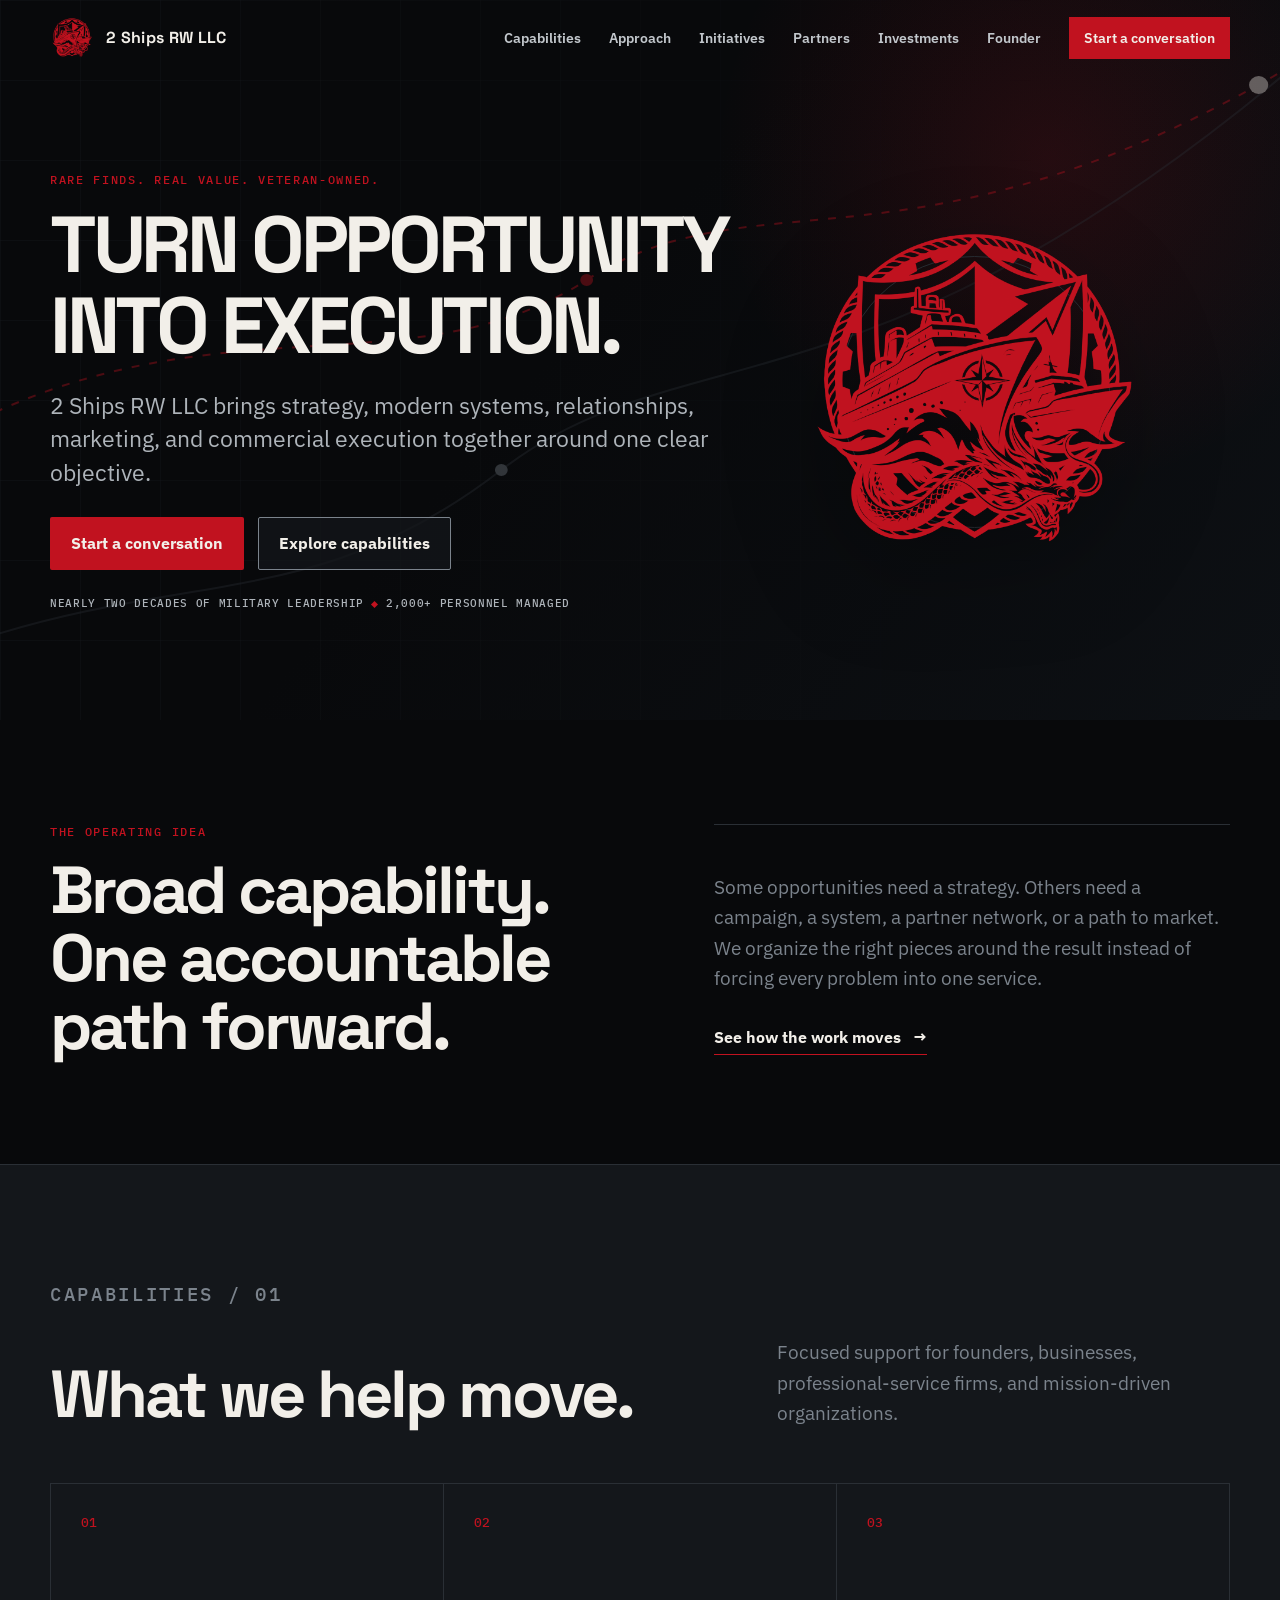
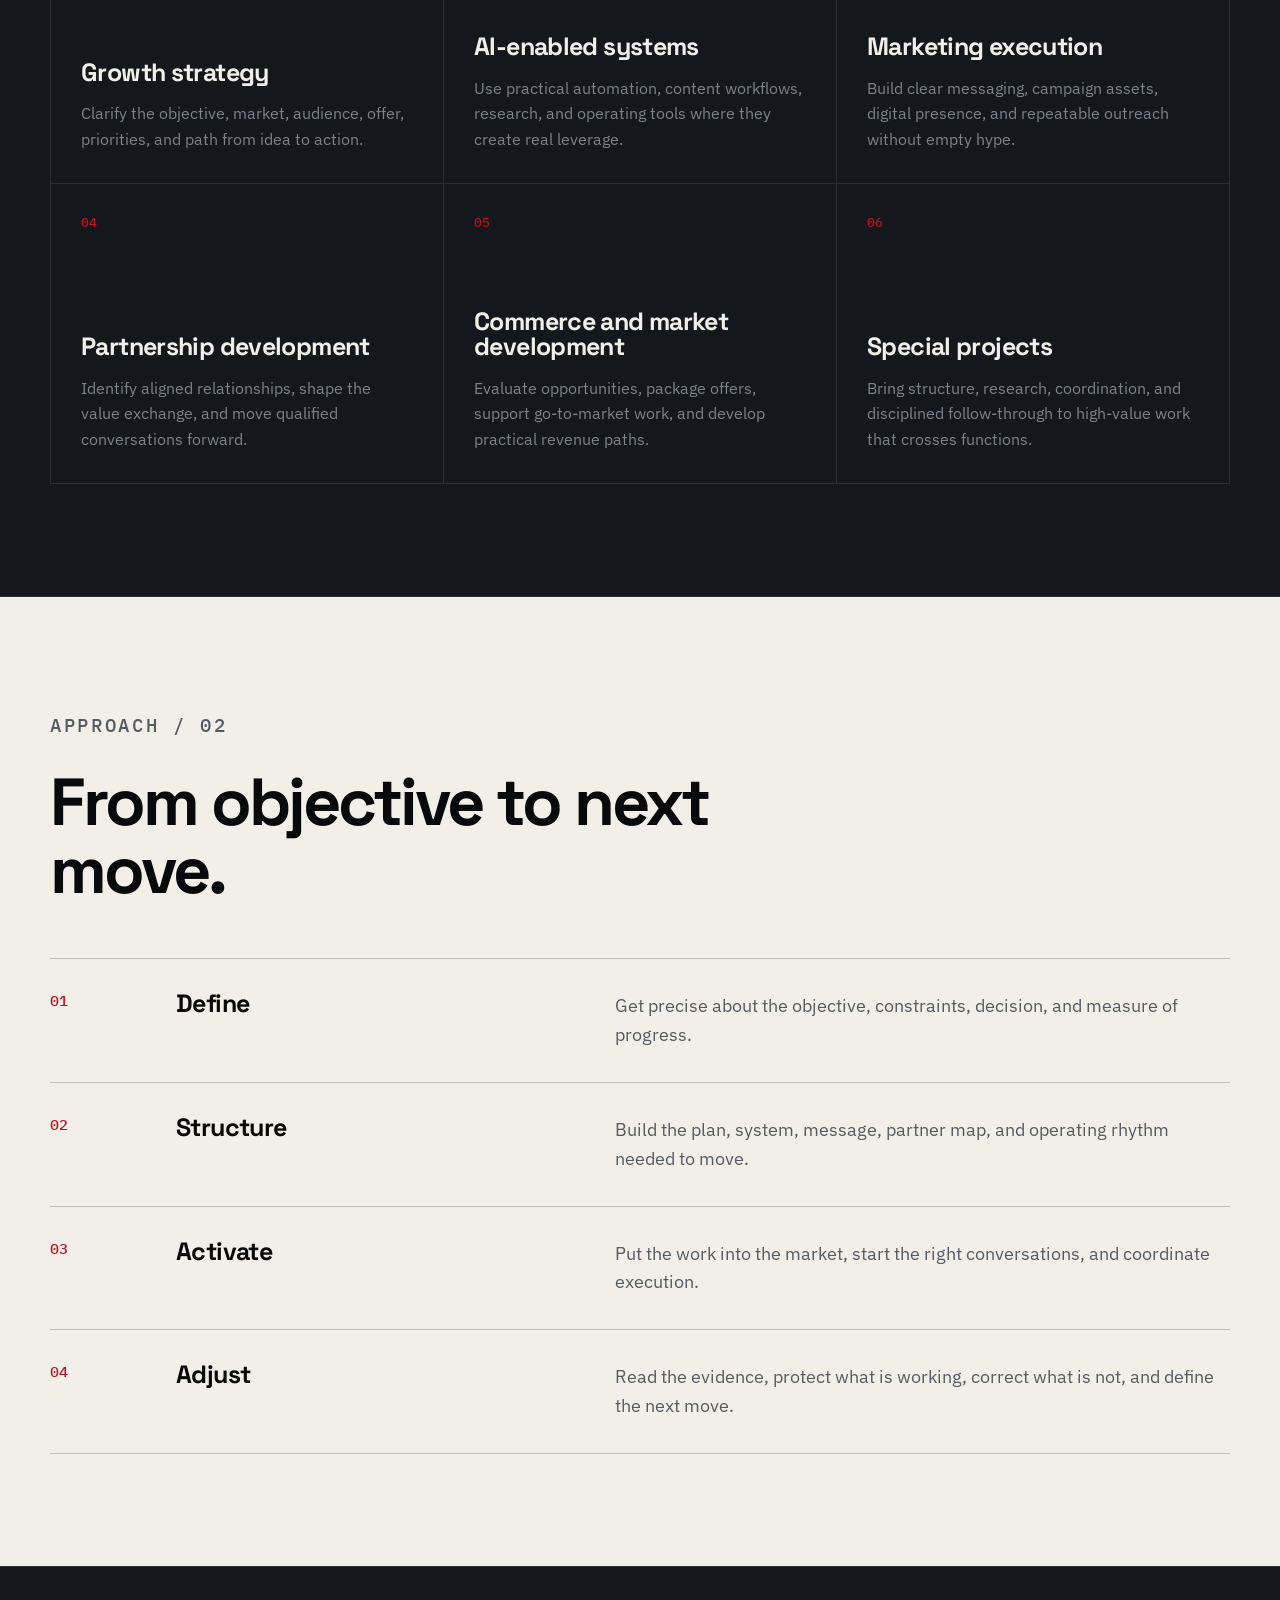
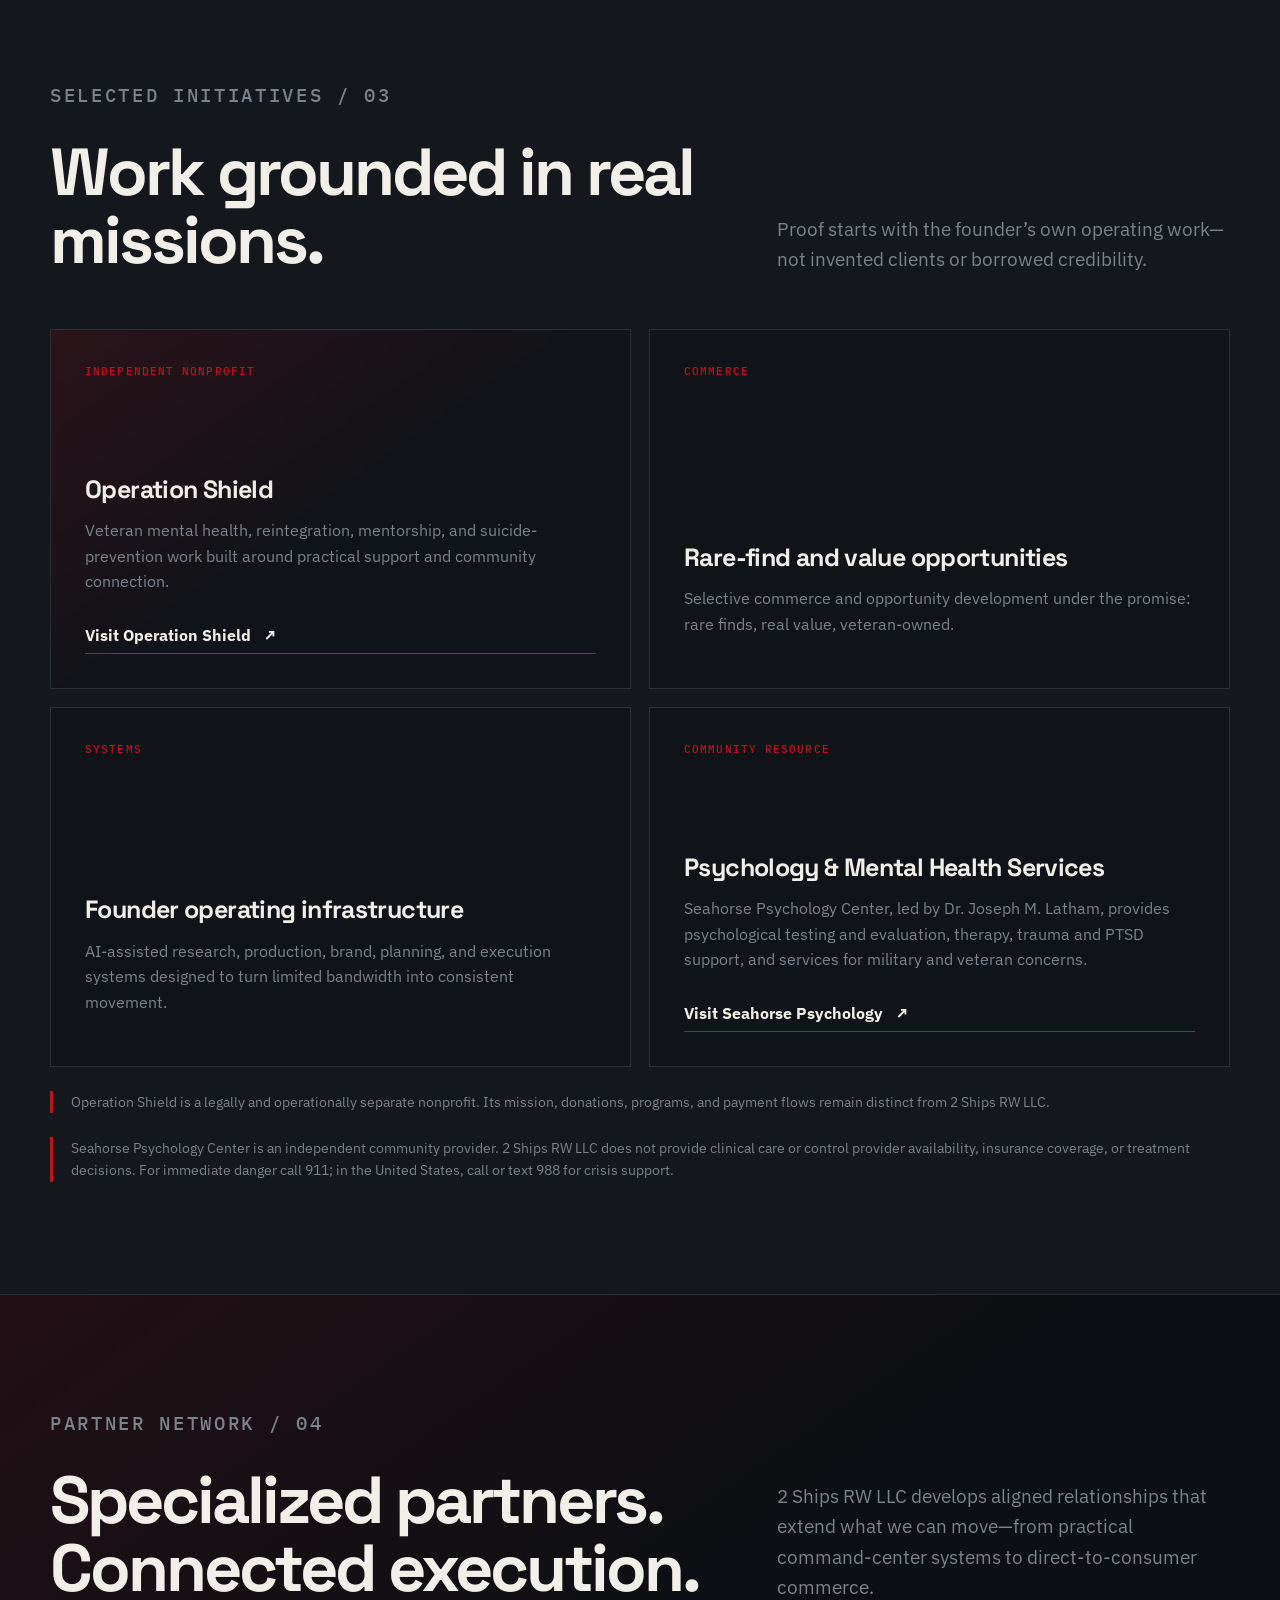
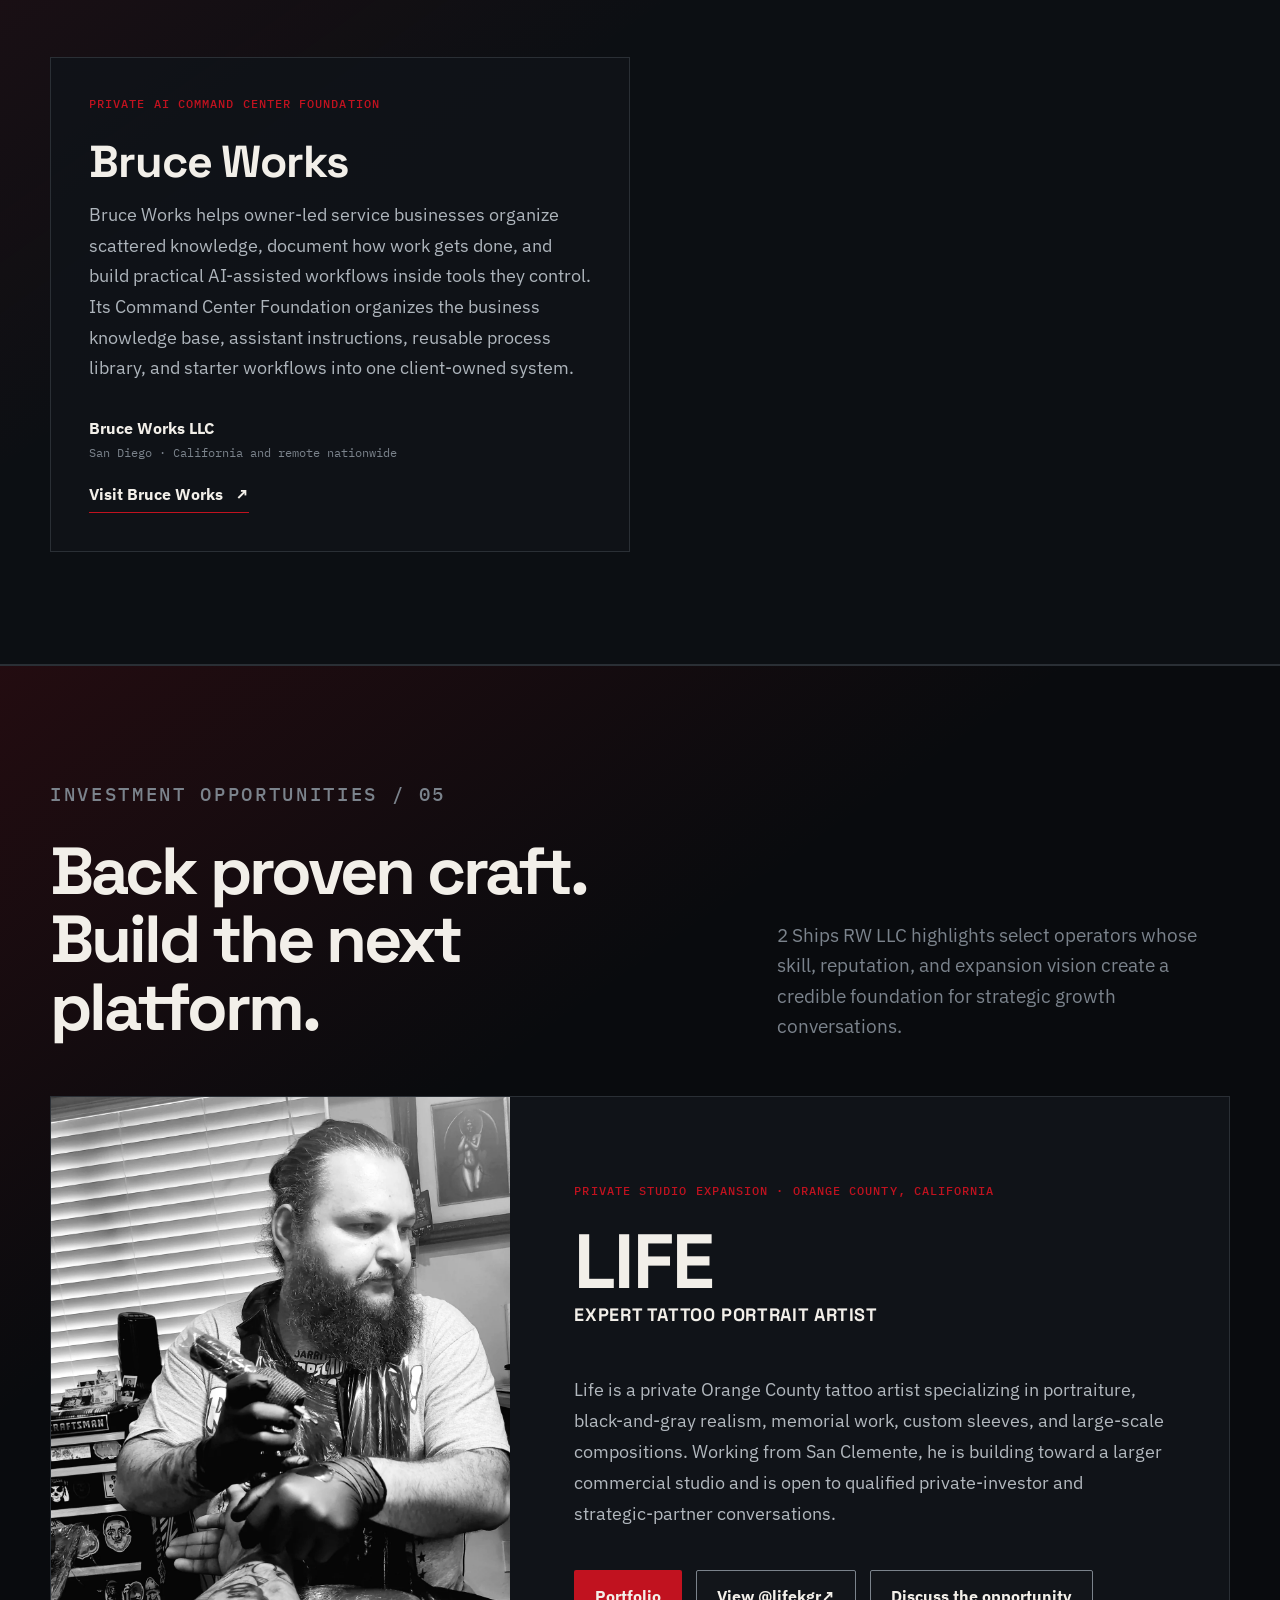
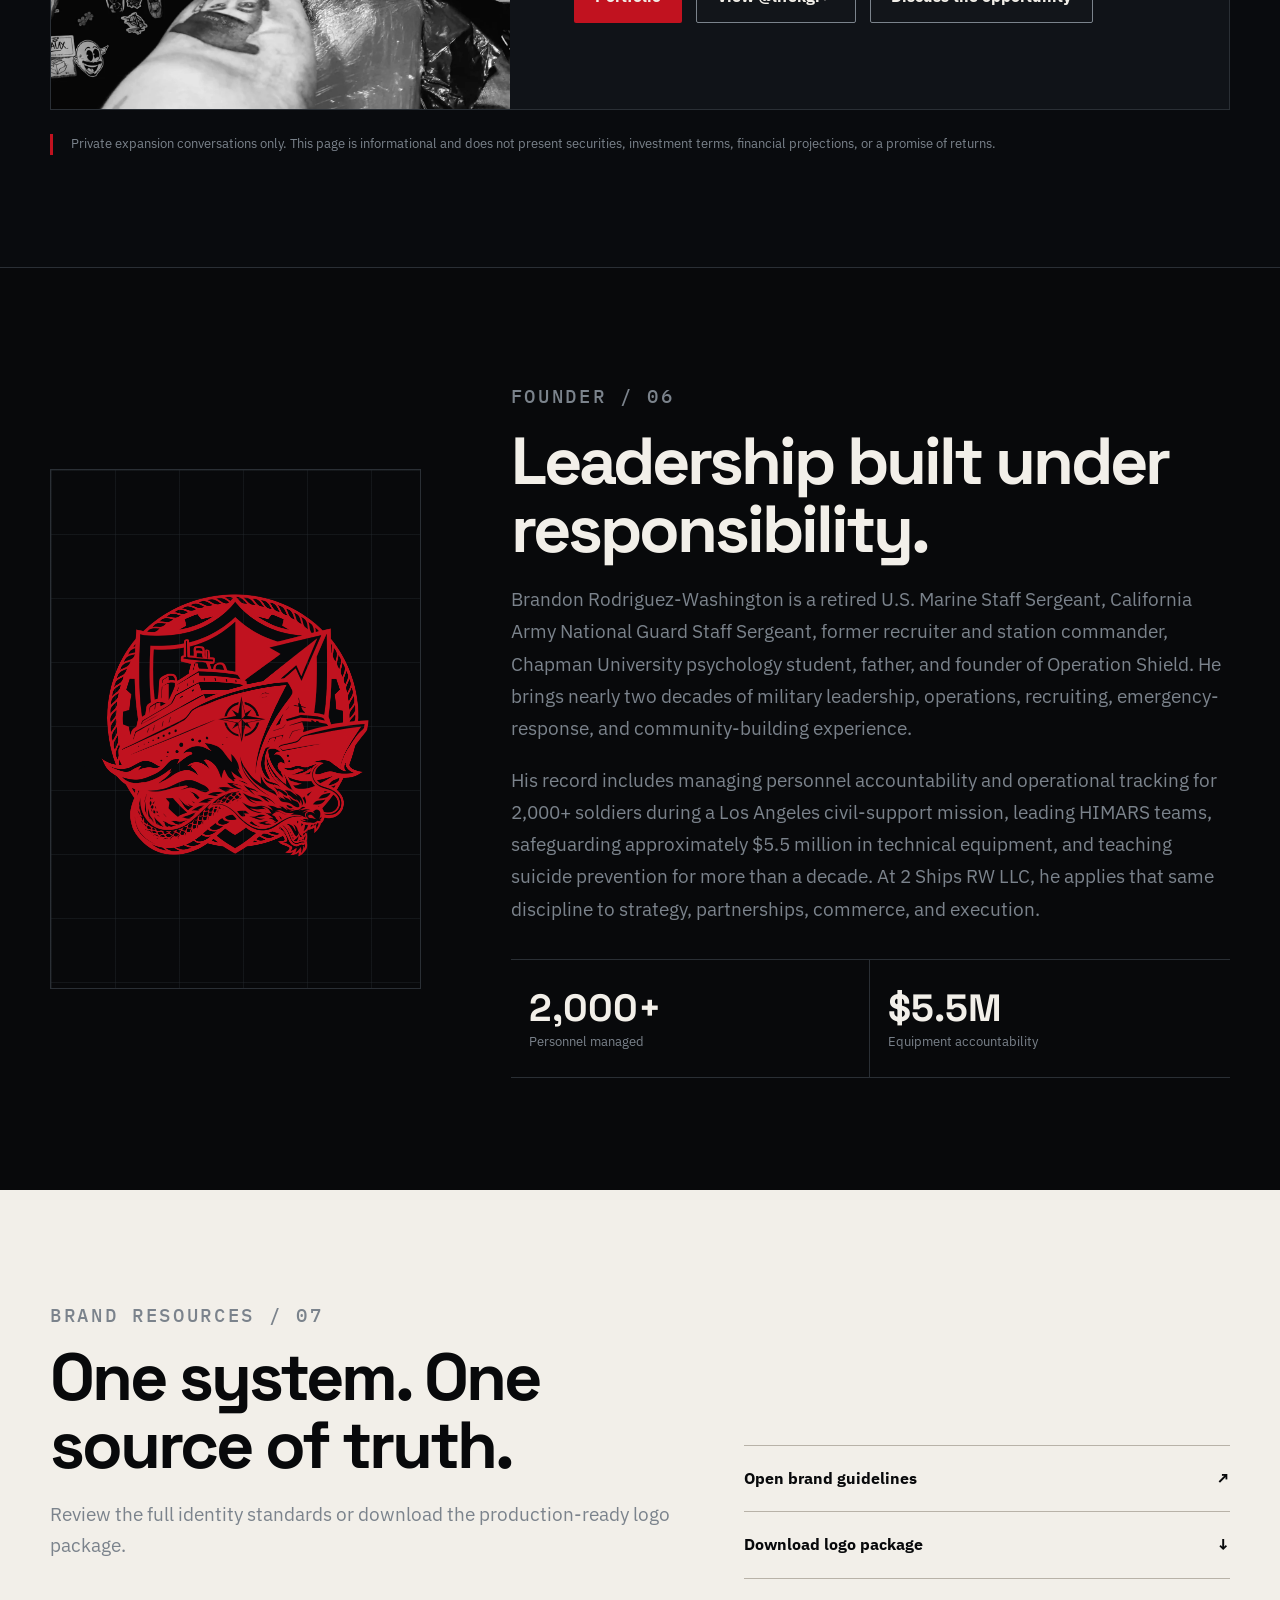
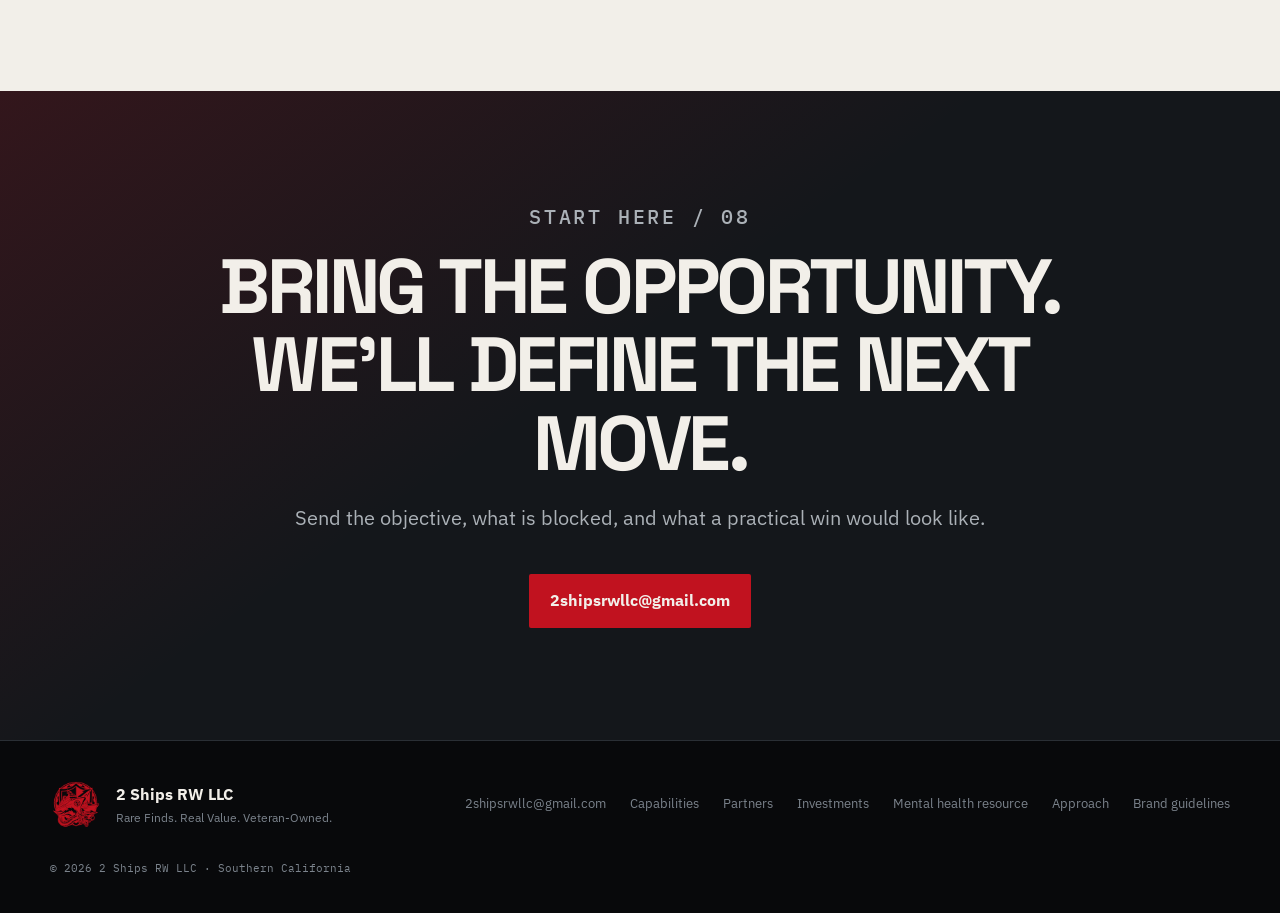
<file: index.html>
<!doctype html>
<html lang="en">
<head>
  <meta charset="utf-8">
  <meta name="viewport" content="width=device-width, initial-scale=1">
  <title>2 Ships RW LLC | Business Growth and Execution</title>
  <meta name="description" content="2 Ships RW LLC helps businesses and mission-driven organizations turn opportunity into execution through strategy, AI-enabled systems, marketing, partnerships, and commerce.">
  <meta name="theme-color" content="#08090B">
  <meta property="og:title" content="2 Ships RW LLC | Build the Next Move">
  <meta property="og:description" content="Veteran-led business growth and execution from Southern California.">
  <meta property="og:type" content="website">
  <meta property="og:image" content="https://2shipxrodwave.github.io/assets/logo-detailed-red.png">
  <link rel="preconnect" href="https://fonts.googleapis.com">
  <link rel="preconnect" href="https://fonts.gstatic.com" crossorigin>
  <link href="https://fonts.googleapis.com/css2?family=IBM+Plex+Mono:wght@400;500&family=IBM+Plex+Sans:wght@400;500;600&family=Space+Grotesk:wght@500;600;700&display=swap" rel="stylesheet">
  <link rel="canonical" href="https://2shipxrodwave.github.io/">
  <link rel="stylesheet" href="styles.css?v=20260729-6">
  <script src="script.js?v=20260729-5" defer></script>
</head>
<body>
  <a class="skip-link" href="#main">Skip to main content</a>

  <header class="site-header" data-header>
    <div class="nav-shell">
      <a class="brand" href="#top" aria-label="2 Ships RW LLC home">
        <img src="assets/logo-detailed-red.png" alt="Red 2 Ships RW LLC emblem">
        <span>2 Ships RW LLC</span>
      </a>
      <button class="menu-toggle" type="button" aria-expanded="false" aria-controls="site-nav" data-menu-toggle>
        <span></span><span></span><span></span><span class="sr-only">Open navigation</span>
      </button>
      <nav id="site-nav" class="site-nav" aria-label="Main navigation" data-nav>
        <a href="#capabilities">Capabilities</a>
        <a href="#approach">Approach</a>
        <a href="#initiatives">Initiatives</a>
        <a href="#partners">Partners</a>
        <a href="#investment-opportunities">Investments</a>
        <a href="#founder">Founder</a>
        <a href="#contact" class="nav-cta">Start a conversation</a>
      </nav>
    </div>
  </header>

  <main id="main">
    <section id="top" class="hero">
      <div class="route-grid" aria-hidden="true">
        <svg viewBox="0 0 1200 720" preserveAspectRatio="none">
          <path class="route route-steel" d="M-20 640 C180 570 300 610 470 470 S810 430 1220 60"></path>
          <path class="route route-red" d="M-20 420 C210 300 390 390 550 280 S860 290 1220 60"></path>
          <circle cx="470" cy="470" r="6"></circle>
          <circle cx="550" cy="280" r="6" class="node-red"></circle>
          <circle cx="1180" cy="85" r="9" class="node-light"></circle>
        </svg>
      </div>
      <div class="hero-shell">
        <div class="hero-copy reveal">
          <p class="eyebrow">Rare Finds. Real Value. Veteran-Owned.</p>
          <h1><span>Turn opportunity</span><span>into execution.</span></h1>
          <p class="hero-lead">2 Ships RW LLC brings strategy, modern systems, relationships, marketing, and commercial execution together around one clear objective.</p>
          <div class="actions">
            <a class="button button-primary" href="mailto:2shipsrwllc@gmail.com?subject=2%20Ships%20RW%20LLC%20Opportunity">Start a conversation</a>
            <a class="button button-secondary" href="#capabilities">Explore capabilities</a>
          </div>
          <div class="hero-proof" aria-label="Founder operating proof">
            <span>Nearly two decades of military leadership</span><span>2,000+ personnel managed</span>
          </div>
        </div>
        <div class="hero-mark reveal" aria-label="2 Ships RW LLC emblem">
          <img src="assets/logo-detailed-red.png" alt="Red 2 Ships RW LLC emblem with two ships, compass, rising route, and dragon inside a rope ring">
        </div>
      </div>
    </section>

    <section class="positioning section-shell reveal" aria-labelledby="positioning-title">
      <div>
        <p class="section-label">The operating idea</p>
        <h2 id="positioning-title">Broad capability. One accountable path forward.</h2>
      </div>
      <div class="positioning-copy">
        <p>Some opportunities need a strategy. Others need a campaign, a system, a partner network, or a path to market. We organize the right pieces around the result instead of forcing every problem into one service.</p>
        <a class="text-link" href="#approach">See how the work moves <span aria-hidden="true">→</span></a>
      </div>
    </section>

    <section id="capabilities" class="section section-dark">
      <div class="section-shell">
        <div class="section-heading reveal">
          <p class="section-label">Capabilities / 01</p>
          <h2>What we help move.</h2>
          <p>Focused support for founders, businesses, professional-service firms, and mission-driven organizations.</p>
        </div>
        <div class="capability-grid">
          <article class="capability-card reveal">
            <span>01</span><h3>Growth strategy</h3>
            <p>Clarify the objective, market, audience, offer, priorities, and path from idea to action.</p>
          </article>
          <article class="capability-card reveal">
            <span>02</span><h3>AI-enabled systems</h3>
            <p>Use practical automation, content workflows, research, and operating tools where they create real leverage.</p>
          </article>
          <article class="capability-card reveal">
            <span>03</span><h3>Marketing execution</h3>
            <p>Build clear messaging, campaign assets, digital presence, and repeatable outreach without empty hype.</p>
          </article>
          <article class="capability-card reveal">
            <span>04</span><h3>Partnership development</h3>
            <p>Identify aligned relationships, shape the value exchange, and move qualified conversations forward.</p>
          </article>
          <article class="capability-card reveal">
            <span>05</span><h3>Commerce and market development</h3>
            <p>Evaluate opportunities, package offers, support go-to-market work, and develop practical revenue paths.</p>
          </article>
          <article class="capability-card reveal">
            <span>06</span><h3>Special projects</h3>
            <p>Bring structure, research, coordination, and disciplined follow-through to high-value work that crosses functions.</p>
          </article>
        </div>
      </div>
    </section>

    <section id="approach" class="section section-light">
      <div class="section-shell">
        <div class="section-heading reveal">
          <p class="section-label">Approach / 02</p>
          <h2>From objective to next move.</h2>
        </div>
        <div class="process" role="list">
          <article role="listitem" class="process-step reveal"><span>01</span><div><h3>Define</h3><p>Get precise about the objective, constraints, decision, and measure of progress.</p></div></article>
          <article role="listitem" class="process-step reveal"><span>02</span><div><h3>Structure</h3><p>Build the plan, system, message, partner map, and operating rhythm needed to move.</p></div></article>
          <article role="listitem" class="process-step reveal"><span>03</span><div><h3>Activate</h3><p>Put the work into the market, start the right conversations, and coordinate execution.</p></div></article>
          <article role="listitem" class="process-step reveal"><span>04</span><div><h3>Adjust</h3><p>Read the evidence, protect what is working, correct what is not, and define the next move.</p></div></article>
        </div>
      </div>
    </section>

    <section id="initiatives" class="section section-dark">
      <div class="section-shell">
        <div class="section-heading reveal">
          <p class="section-label">Selected initiatives / 03</p>
          <h2>Work grounded in real missions.</h2>
          <p>Proof starts with the founder’s own operating work—not invented clients or borrowed credibility.</p>
        </div>
        <div class="initiative-grid">
          <article class="initiative-feature reveal">
            <div class="initiative-tag">Independent nonprofit</div>
            <h3>Operation Shield</h3>
            <p>Veteran mental health, reintegration, mentorship, and suicide-prevention work built around practical support and community connection.</p>
            <a class="text-link" href="https://oshld.org" target="_blank" rel="noopener">Visit Operation Shield <span aria-hidden="true">↗</span></a>
          </article>
          <article class="initiative-card reveal">
            <span>COMMERCE</span><h3>Rare-find and value opportunities</h3>
            <p>Selective commerce and opportunity development under the promise: rare finds, real value, veteran-owned.</p>
          </article>
          <article class="initiative-card reveal">
            <span>SYSTEMS</span><h3>Founder operating infrastructure</h3>
            <p>AI-assisted research, production, brand, planning, and execution systems designed to turn limited bandwidth into consistent movement.</p>
          </article>
          <article class="initiative-card initiative-resource reveal">
            <span>Community resource</span><h3>Psychology &amp; Mental Health Services</h3>
            <p>Seahorse Psychology Center, led by Dr. Joseph M. Latham, provides psychological testing and evaluation, therapy, trauma and PTSD support, and services for military and veteran concerns.</p>
            <a class="text-link" href="https://seahorsepsych.com/" target="_blank" rel="noopener">Visit Seahorse Psychology <span aria-hidden="true">↗</span></a>
          </article>
        </div>
        <p class="entity-note reveal">Operation Shield is a legally and operationally separate nonprofit. Its mission, donations, programs, and payment flows remain distinct from 2 Ships RW LLC.</p>
        <p class="entity-note reveal">Seahorse Psychology Center is an independent community provider. 2 Ships RW LLC does not provide clinical care or control provider availability, insurance coverage, or treatment decisions. For immediate danger call 911; in the United States, call or text 988 for crisis support.</p>
      </div>
    </section>

    <section id="partners" class="section section-partners">
      <div class="section-shell">
        <div class="section-heading reveal">
          <p class="section-label">Partner network / 04</p>
          <h2>Specialized partners. Connected execution.</h2>
          <p>2 Ships RW LLC develops aligned relationships that extend what we can move—from practical command-center systems to direct-to-consumer commerce.</p>
        </div>
        <div class="partner-grid">
          <article class="partner-card reveal">
            <span class="partner-type">Private AI Command Center Foundation</span>
            <h3>Bruce Works</h3>
            <p>Bruce Works helps owner-led service businesses organize scattered knowledge, document how work gets done, and build practical AI-assisted workflows inside tools they control. Its Command Center Foundation organizes the business knowledge base, assistant instructions, reusable process library, and starter workflows into one client-owned system.</p>
            <div class="partner-meta"><strong>Bruce Works LLC</strong><span>San Diego · California and remote nationwide</span></div>
            <a class="text-link" href="https://bruceworks.net/" target="_blank" rel="noopener">Visit Bruce Works <span aria-hidden="true">↗</span></a>
          </article>
        </div>
      </div>
    </section>

    <section id="investment-opportunities" class="section section-investment">
      <div class="section-shell">
        <div class="section-heading reveal">
          <p class="section-label">Investment opportunities / 05</p>
          <h2>Back proven craft. Build the next platform.</h2>
          <p>2 Ships RW LLC highlights select operators whose skill, reputation, and expansion vision create a credible foundation for strategic growth conversations.</p>
        </div>

        <article class="artist-opportunity reveal" aria-labelledby="life-title">
          <div class="artist-lead">
            <img src="assets/life/life-at-work.webp" alt="Life working as a private tattoo artist" width="1350" height="1800" loading="lazy">
          </div>
          <div class="artist-copy">
            <span class="opportunity-tag">Private studio expansion · Orange County, California</span>
            <h3 id="life-title">Life</h3>
            <p class="artist-title">Expert Tattoo Portrait Artist</p>
            <p>Life is a private Orange County tattoo artist specializing in portraiture, black-and-gray realism, memorial work, custom sleeves, and large-scale compositions. Working from San Clemente, he is building toward a larger commercial studio and is open to qualified private-investor and strategic-partner conversations.</p>
            <div class="artist-actions">
              <a class="button button-primary" href="life-portfolio/">Portfolio</a>
              <a class="button button-secondary" href="https://www.instagram.com/lifekgr/" target="_blank" rel="noopener">View @lifekgr <span aria-hidden="true">↗</span></a>
              <a class="button button-secondary" href="mailto:2shipsrwllc@gmail.com?subject=Private%20Conversation%20%E2%80%94%20Life%20Studio%20Expansion">Discuss the opportunity</a>
            </div>
          </div>
        </article>

        <p class="investment-note reveal">Private expansion conversations only. This page is informational and does not present securities, investment terms, financial projections, or a promise of returns.</p>
      </div>
    </section>

    <section id="founder" class="section section-founder">
      <div class="section-shell founder-grid">
        <div class="founder-mark reveal"><img src="assets/logo-detailed-red.png" alt="Red 2 Ships RW LLC emblem"></div>
        <div class="founder-copy reveal">
          <p class="section-label">Founder / 06</p>
          <h2>Leadership built under responsibility.</h2>
          <p>Brandon Rodriguez-Washington is a retired U.S. Marine Staff Sergeant, California Army National Guard Staff Sergeant, former recruiter and station commander, Chapman University psychology student, father, and founder of Operation Shield. He brings nearly two decades of military leadership, operations, recruiting, emergency-response, and community-building experience.</p>
          <p>His record includes managing personnel accountability and operational tracking for 2,000+ soldiers during a Los Angeles civil-support mission, leading HIMARS teams, safeguarding approximately $5.5 million in technical equipment, and teaching suicide prevention for more than a decade. At 2 Ships RW LLC, he applies that same discipline to strategy, partnerships, commerce, and execution.</p>
          <div class="founder-facts">
            <div><strong>2,000+</strong><span>Personnel managed</span></div>
            <div><strong>$5.5M</strong><span>Equipment accountability</span></div>
          </div>
        </div>
      </div>
    </section>

    <section class="section resources">
      <div class="section-shell resources-grid">
        <div class="reveal">
          <p class="section-label">Brand resources / 07</p>
          <h2>One system. One source of truth.</h2>
          <p>Review the full identity standards or download the production-ready logo package.</p>
        </div>
        <div class="resource-links reveal">
          <a href="2-ships-rw-brand-guidelines/">Open brand guidelines <span>↗</span></a>
          <a href="assets/2_Ships_RW_LLC_Corrected_Logo_Package.zip" download>Download logo package <span>↓</span></a>
        </div>
      </div>
    </section>

    <section id="contact" class="section contact">
      <div class="section-shell contact-shell reveal">
        <p class="section-label">Start here / 08</p>
        <h2>Bring the opportunity.<br>We’ll define the next move.</h2>
        <p>Send the objective, what is blocked, and what a practical win would look like.</p>
        <a class="button button-primary" href="mailto:2shipsrwllc@gmail.com?subject=2%20Ships%20RW%20LLC%20Opportunity&body=Objective%3A%0A%0AWhat%20is%20blocked%3A%0A%0AWhat%20a%20practical%20win%20looks%20like%3A">2shipsrwllc@gmail.com</a>
      </div>
    </section>
  </main>

  <footer class="site-footer">
    <div class="footer-shell">
      <div class="footer-brand"><img src="assets/logo-detailed-red.png" alt="Red 2 Ships RW LLC emblem"><div><strong>2 Ships RW LLC</strong><span>Rare Finds. Real Value. Veteran-Owned.</span></div></div>
      <div class="footer-links"><a href="mailto:2shipsrwllc@gmail.com">2shipsrwllc@gmail.com</a><a href="#capabilities">Capabilities</a><a href="#partners">Partners</a><a href="#investment-opportunities">Investments</a><a href="https://seahorsepsych.com/" target="_blank" rel="noopener">Mental health resource</a><a href="#approach">Approach</a><a href="2-ships-rw-brand-guidelines/">Brand guidelines</a></div>
      <p>© <span data-year></span> 2 Ships RW LLC · Southern California</p>
    </div>
  </footer>
</body>
</html>
</file>
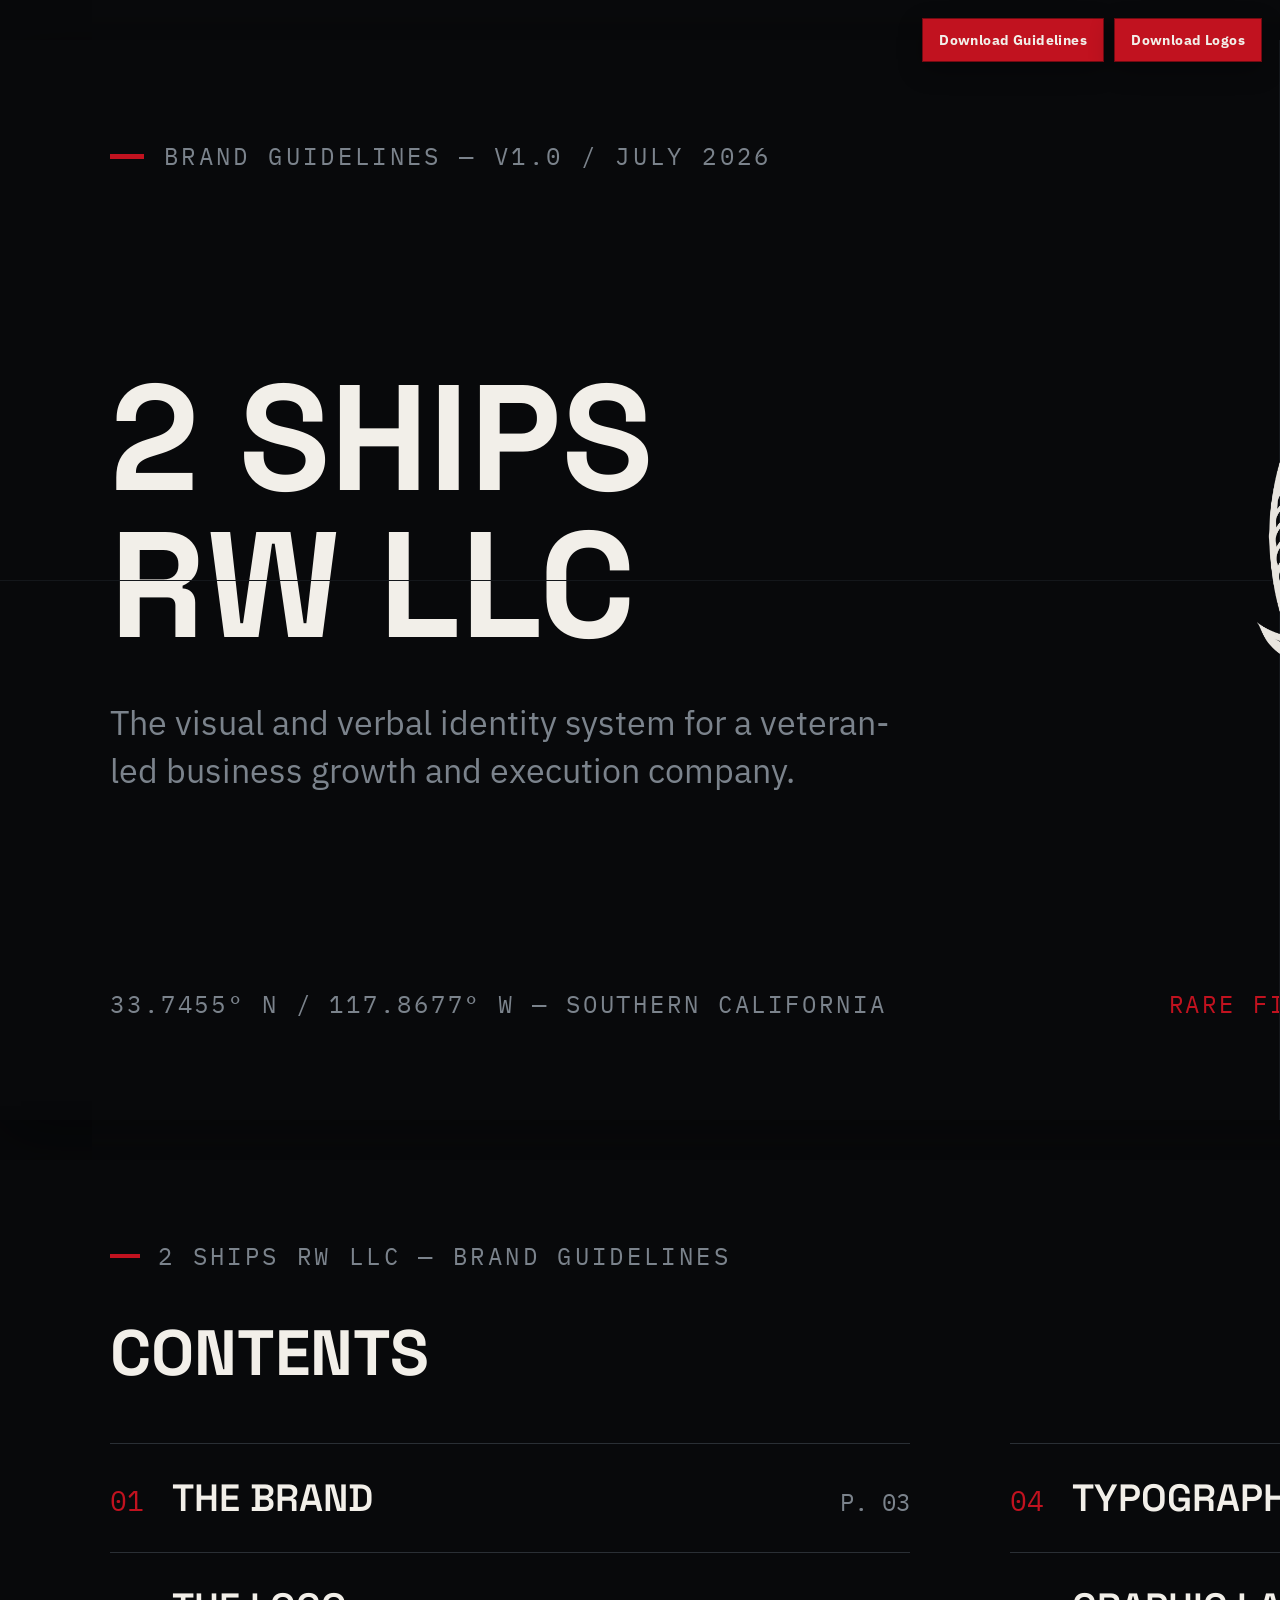
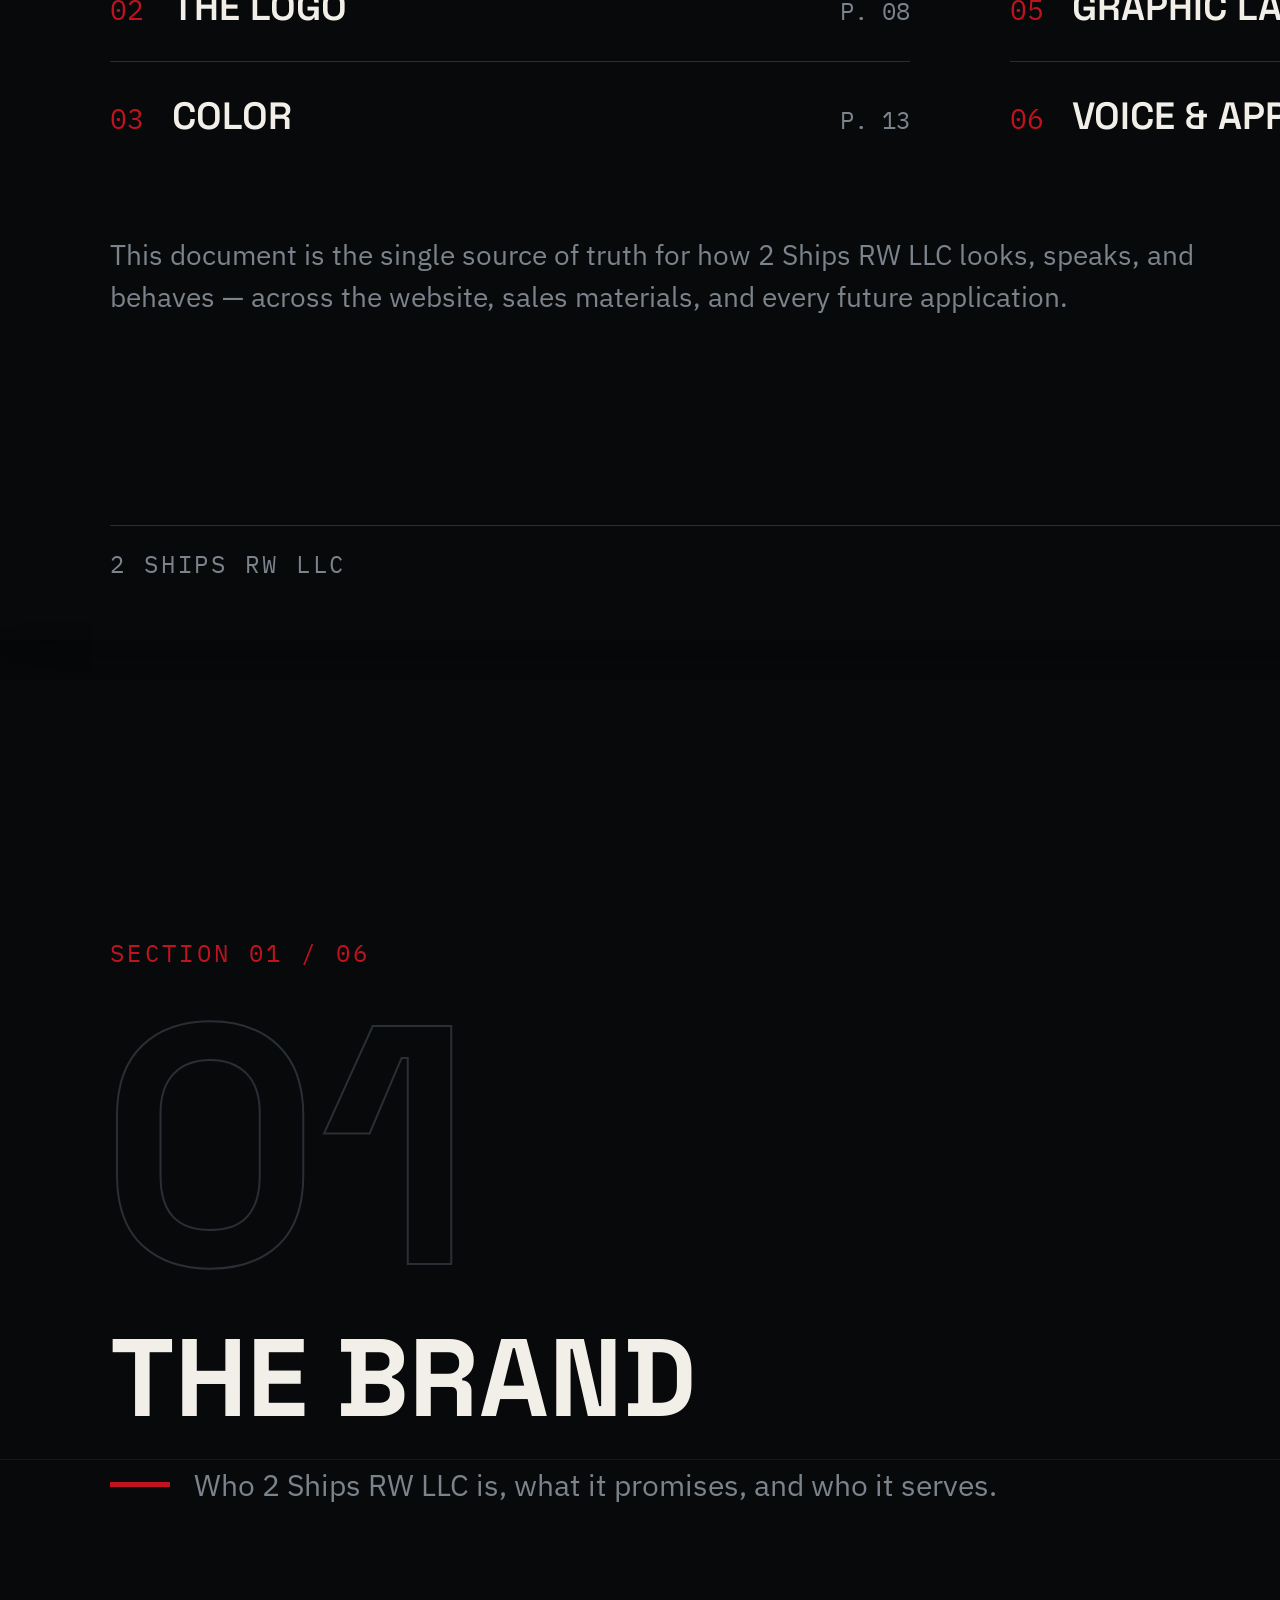
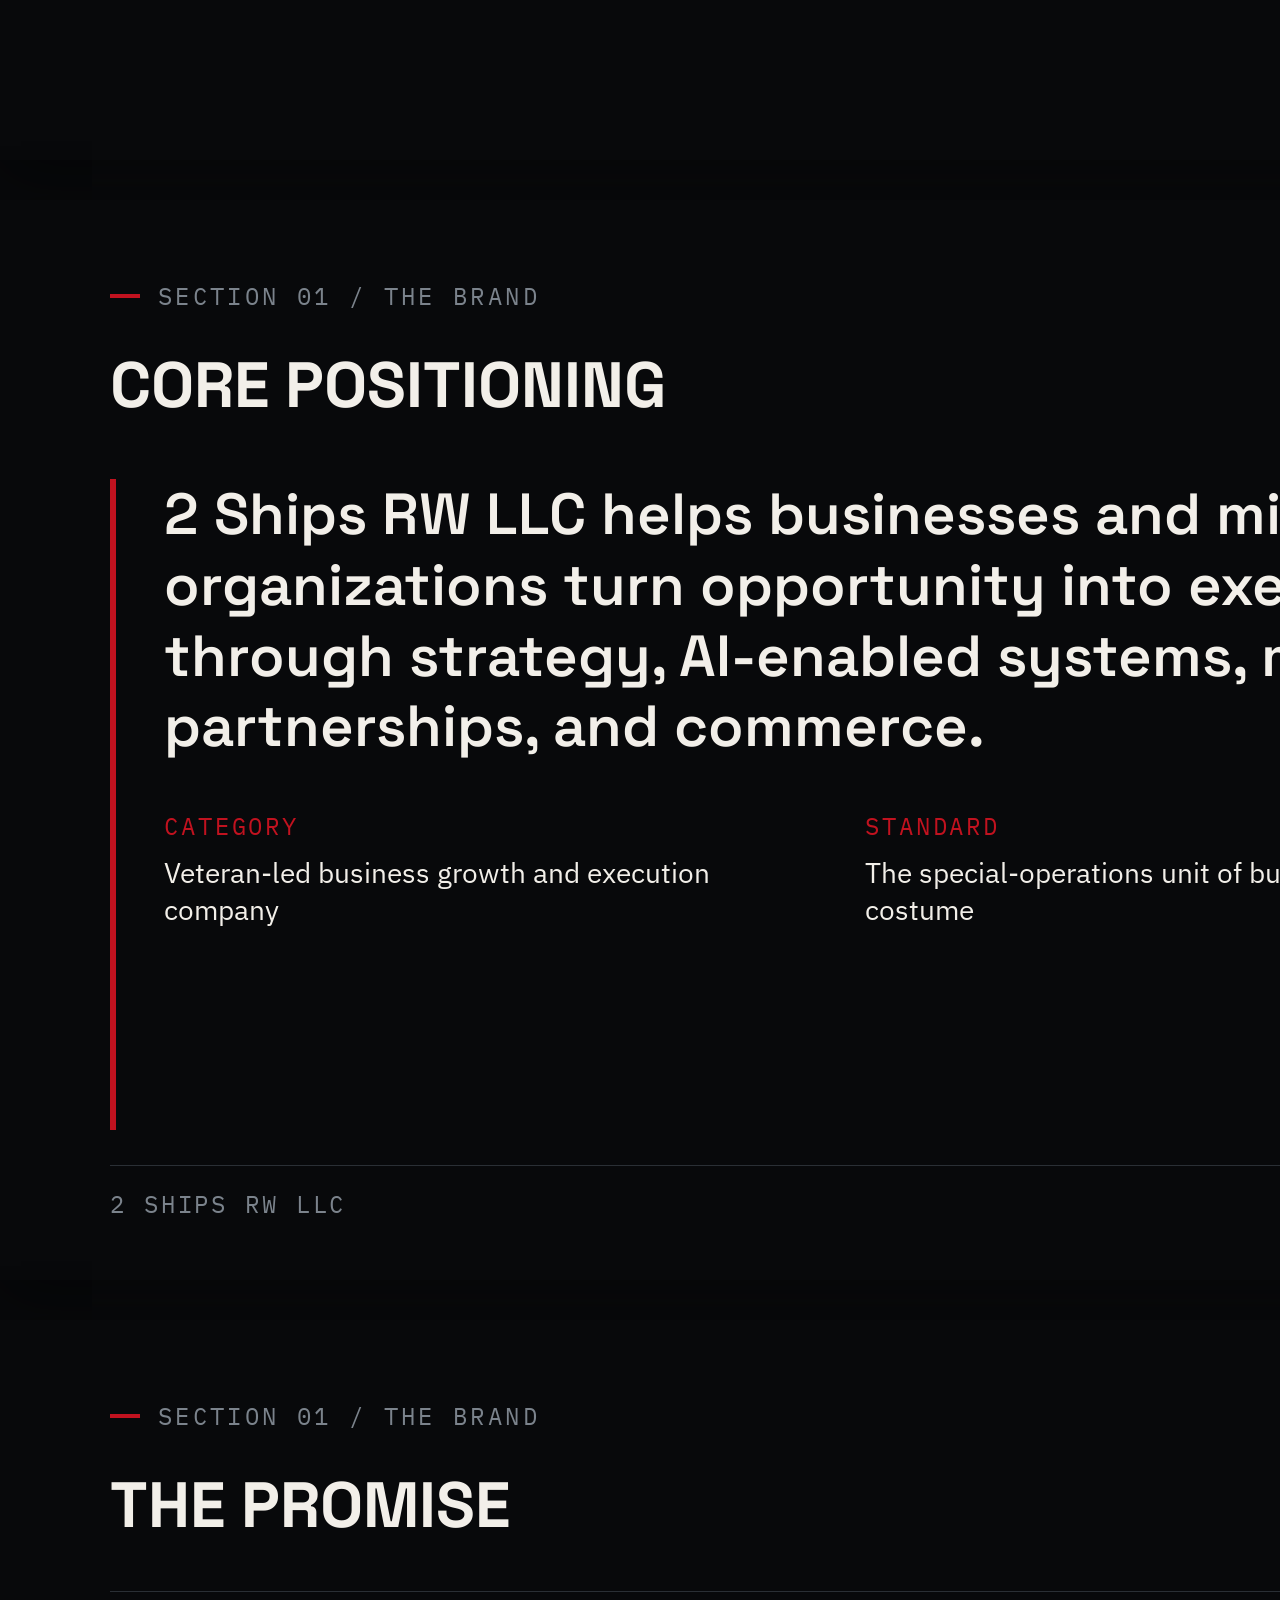
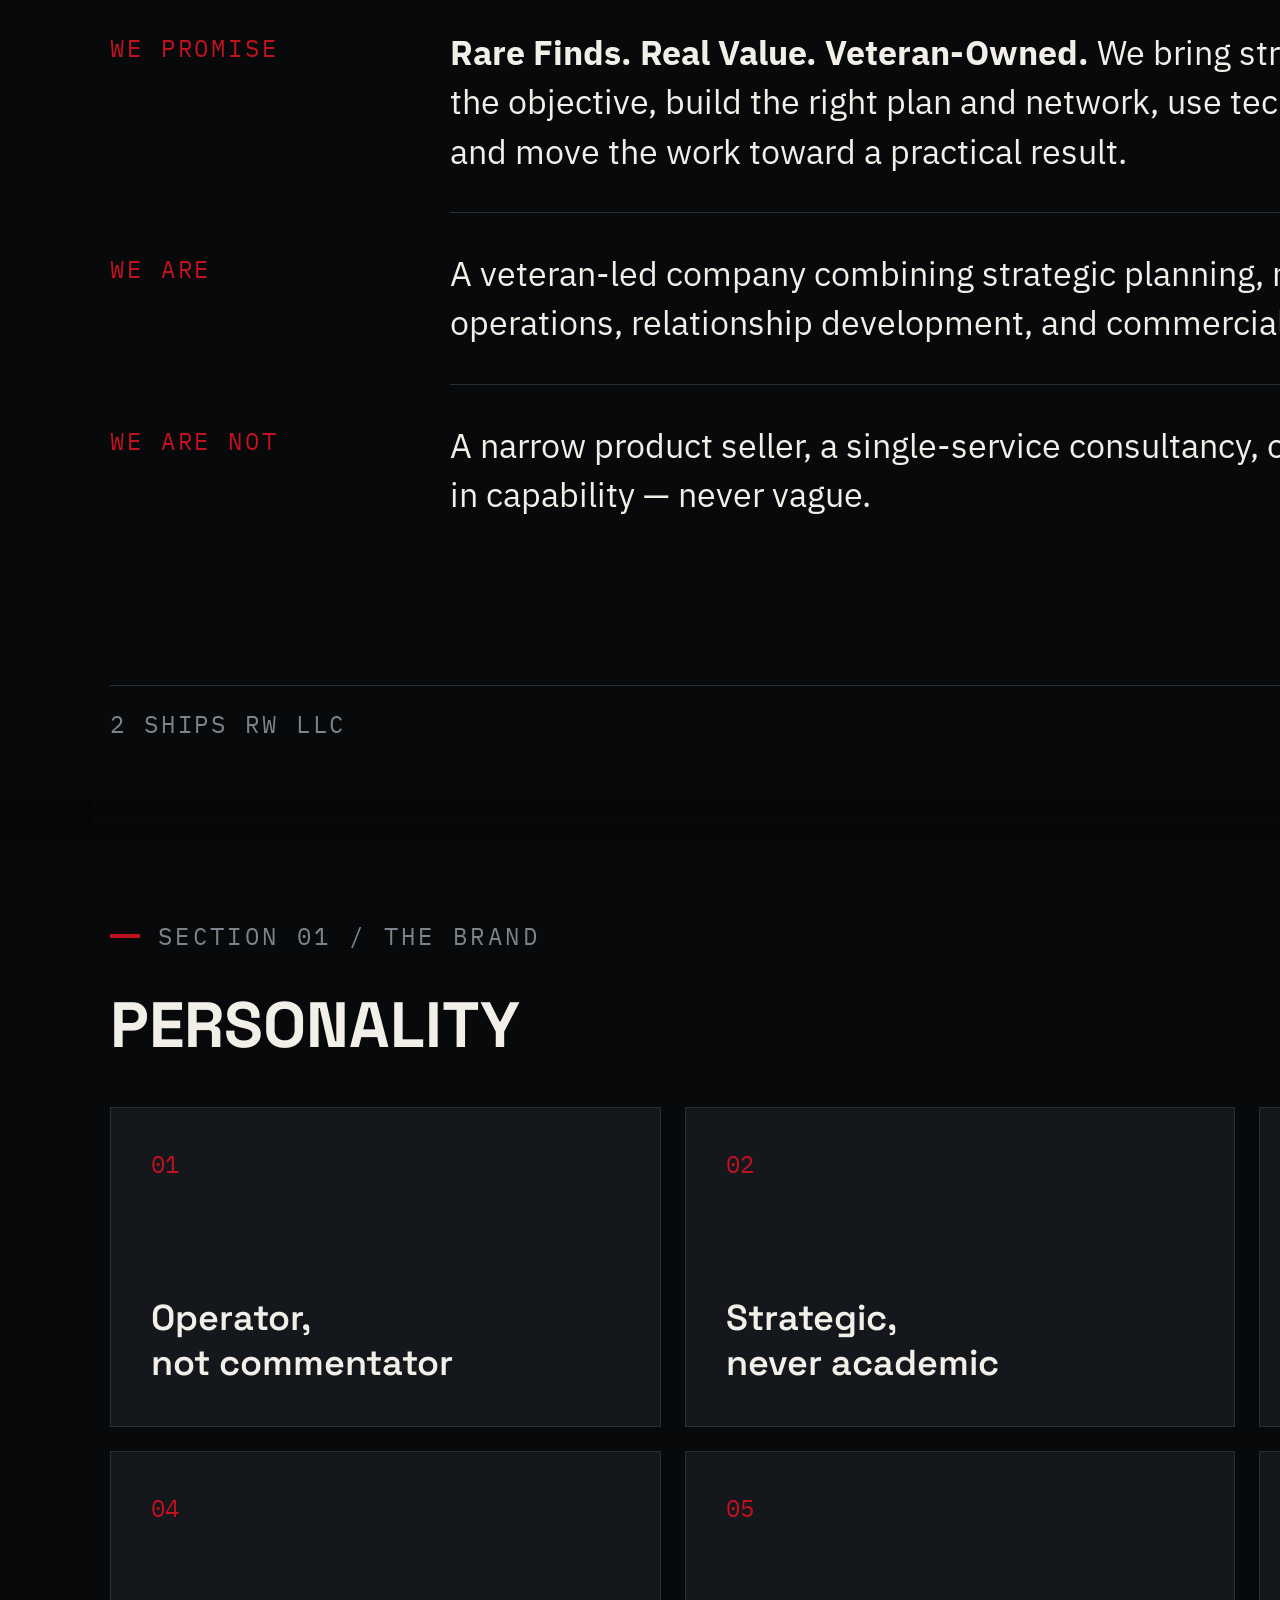
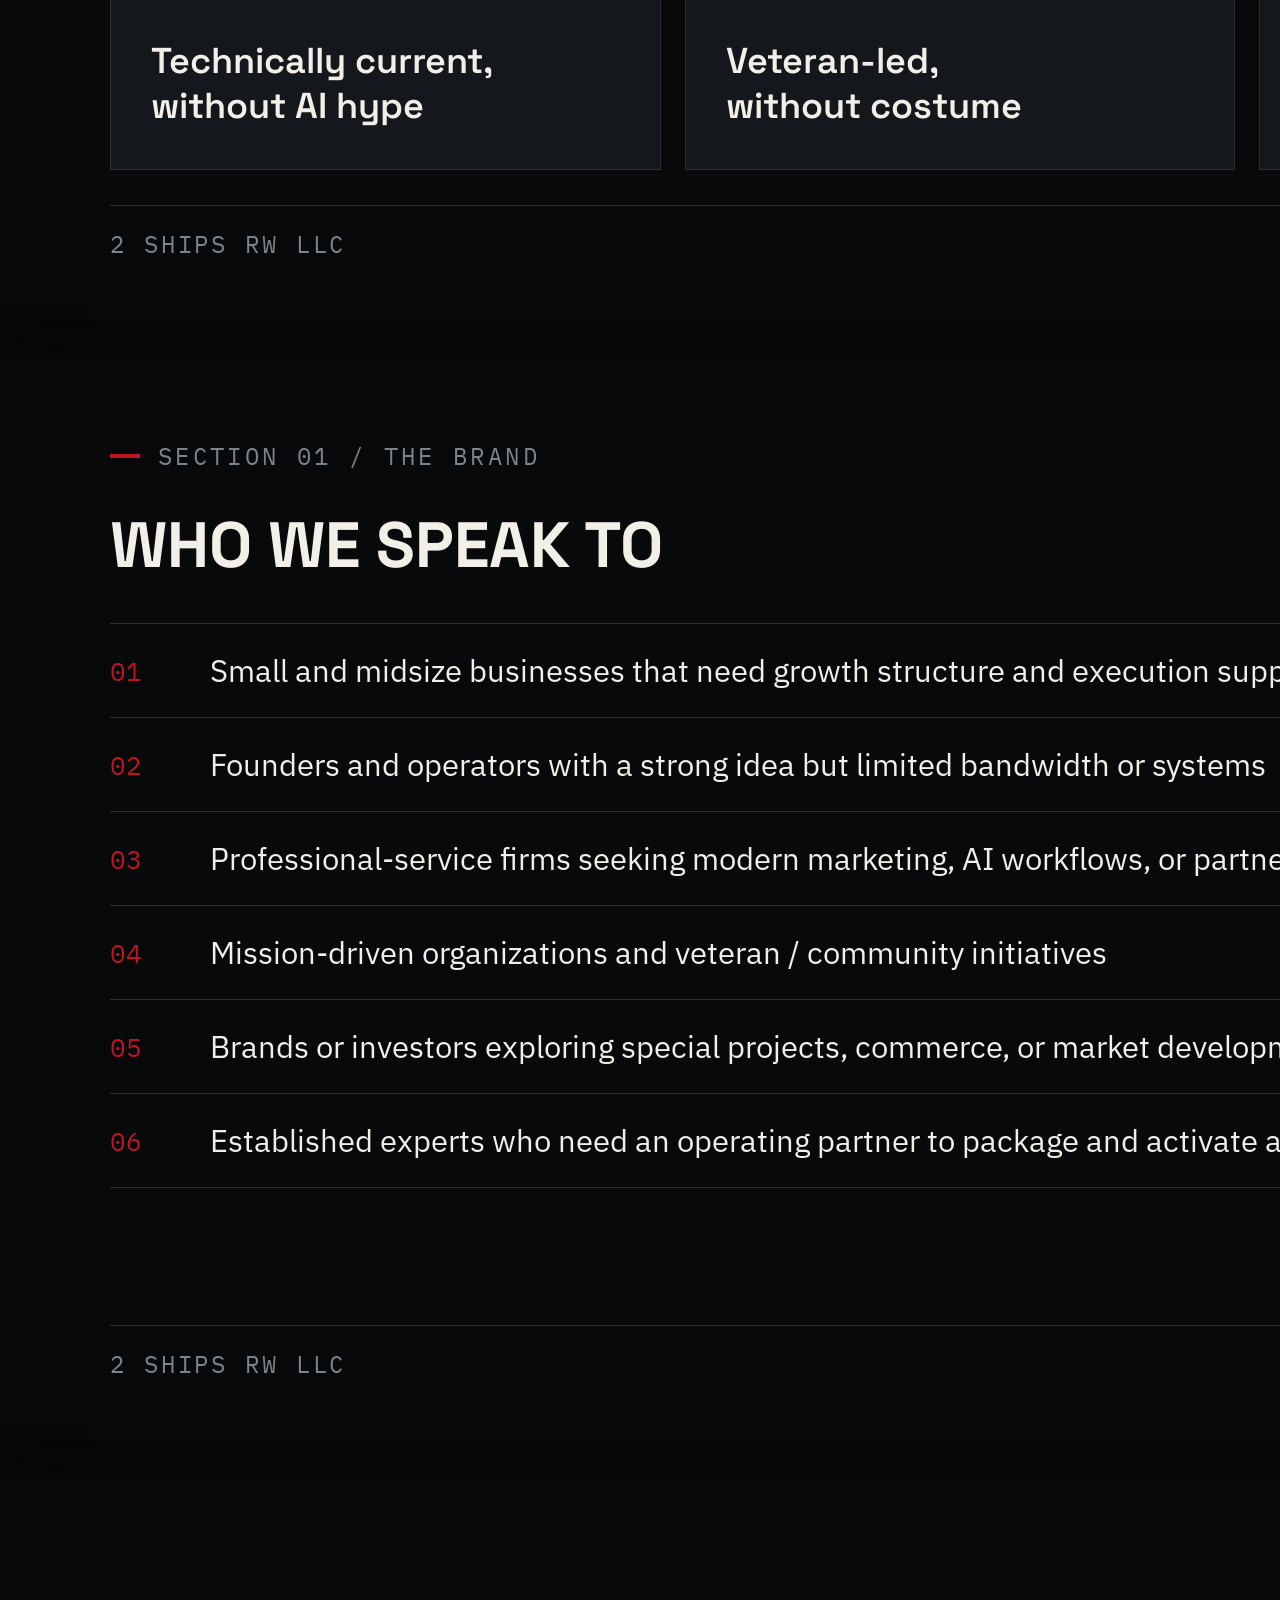
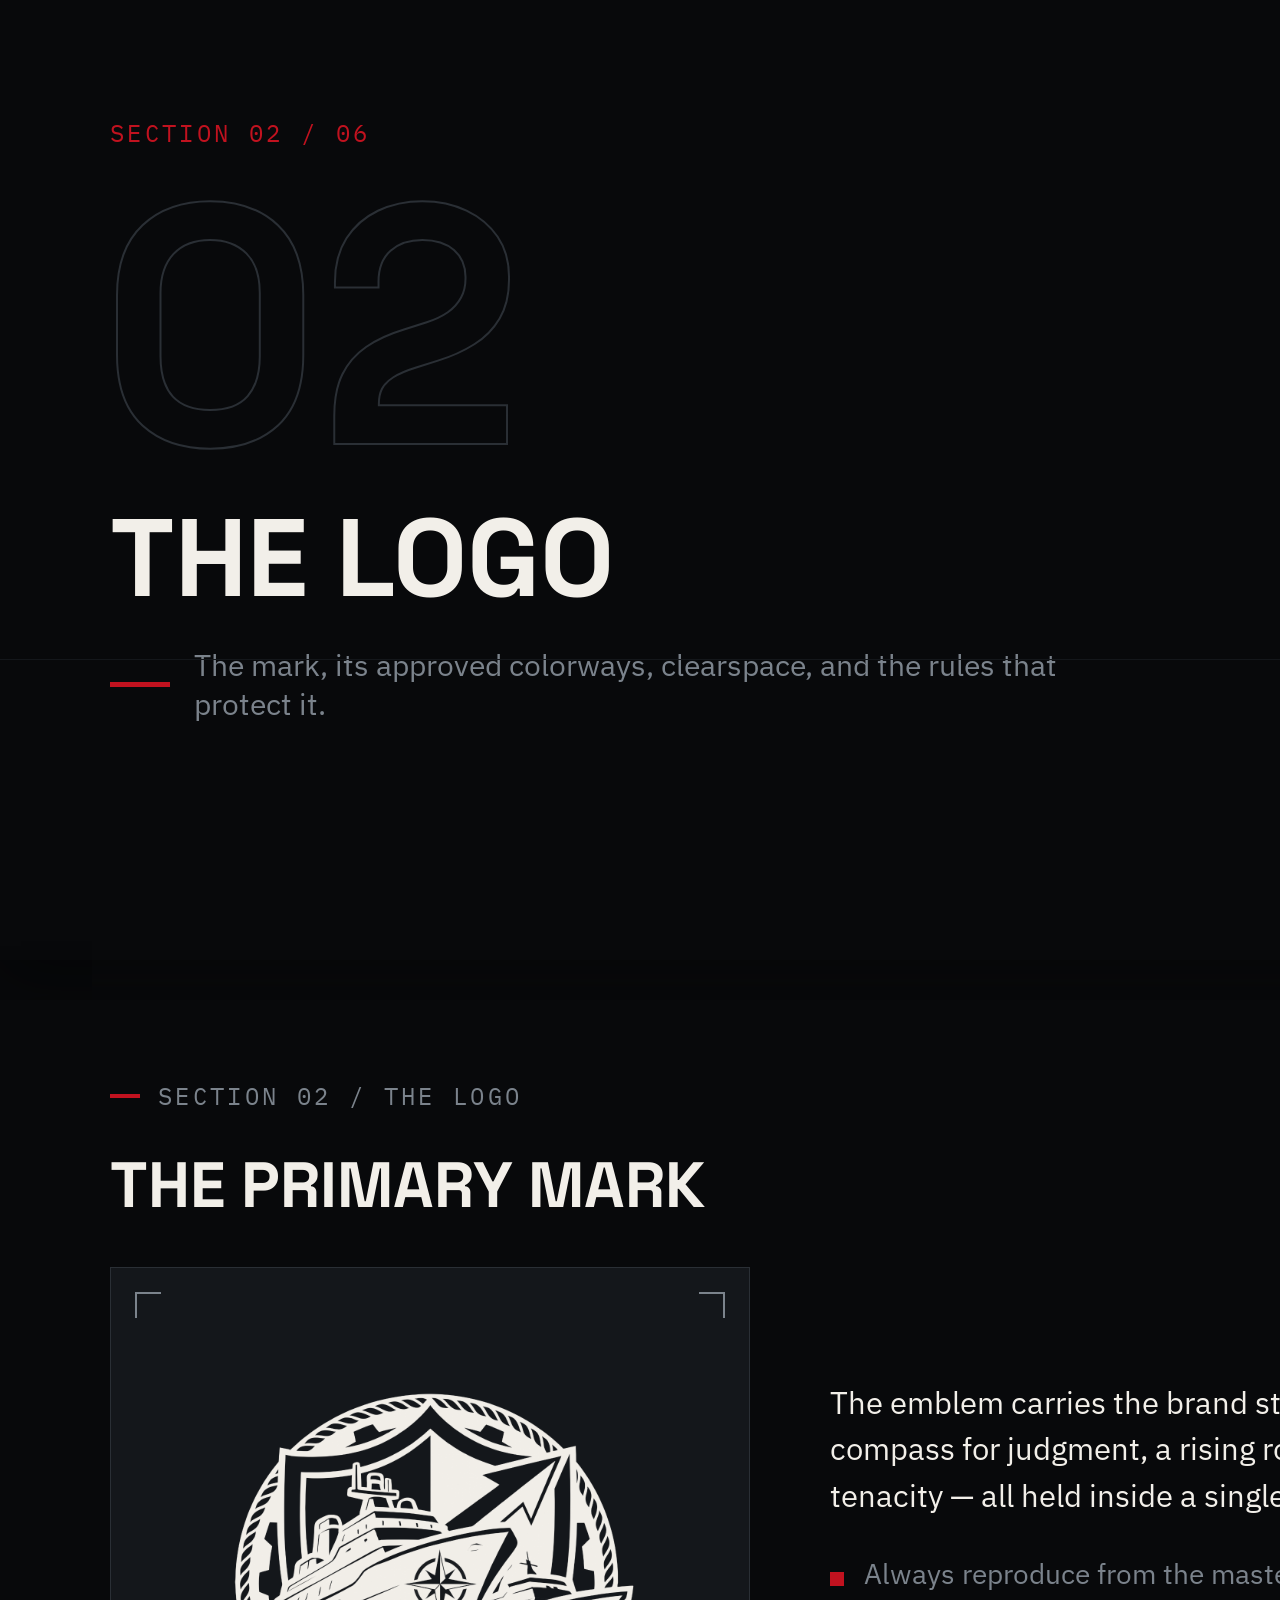
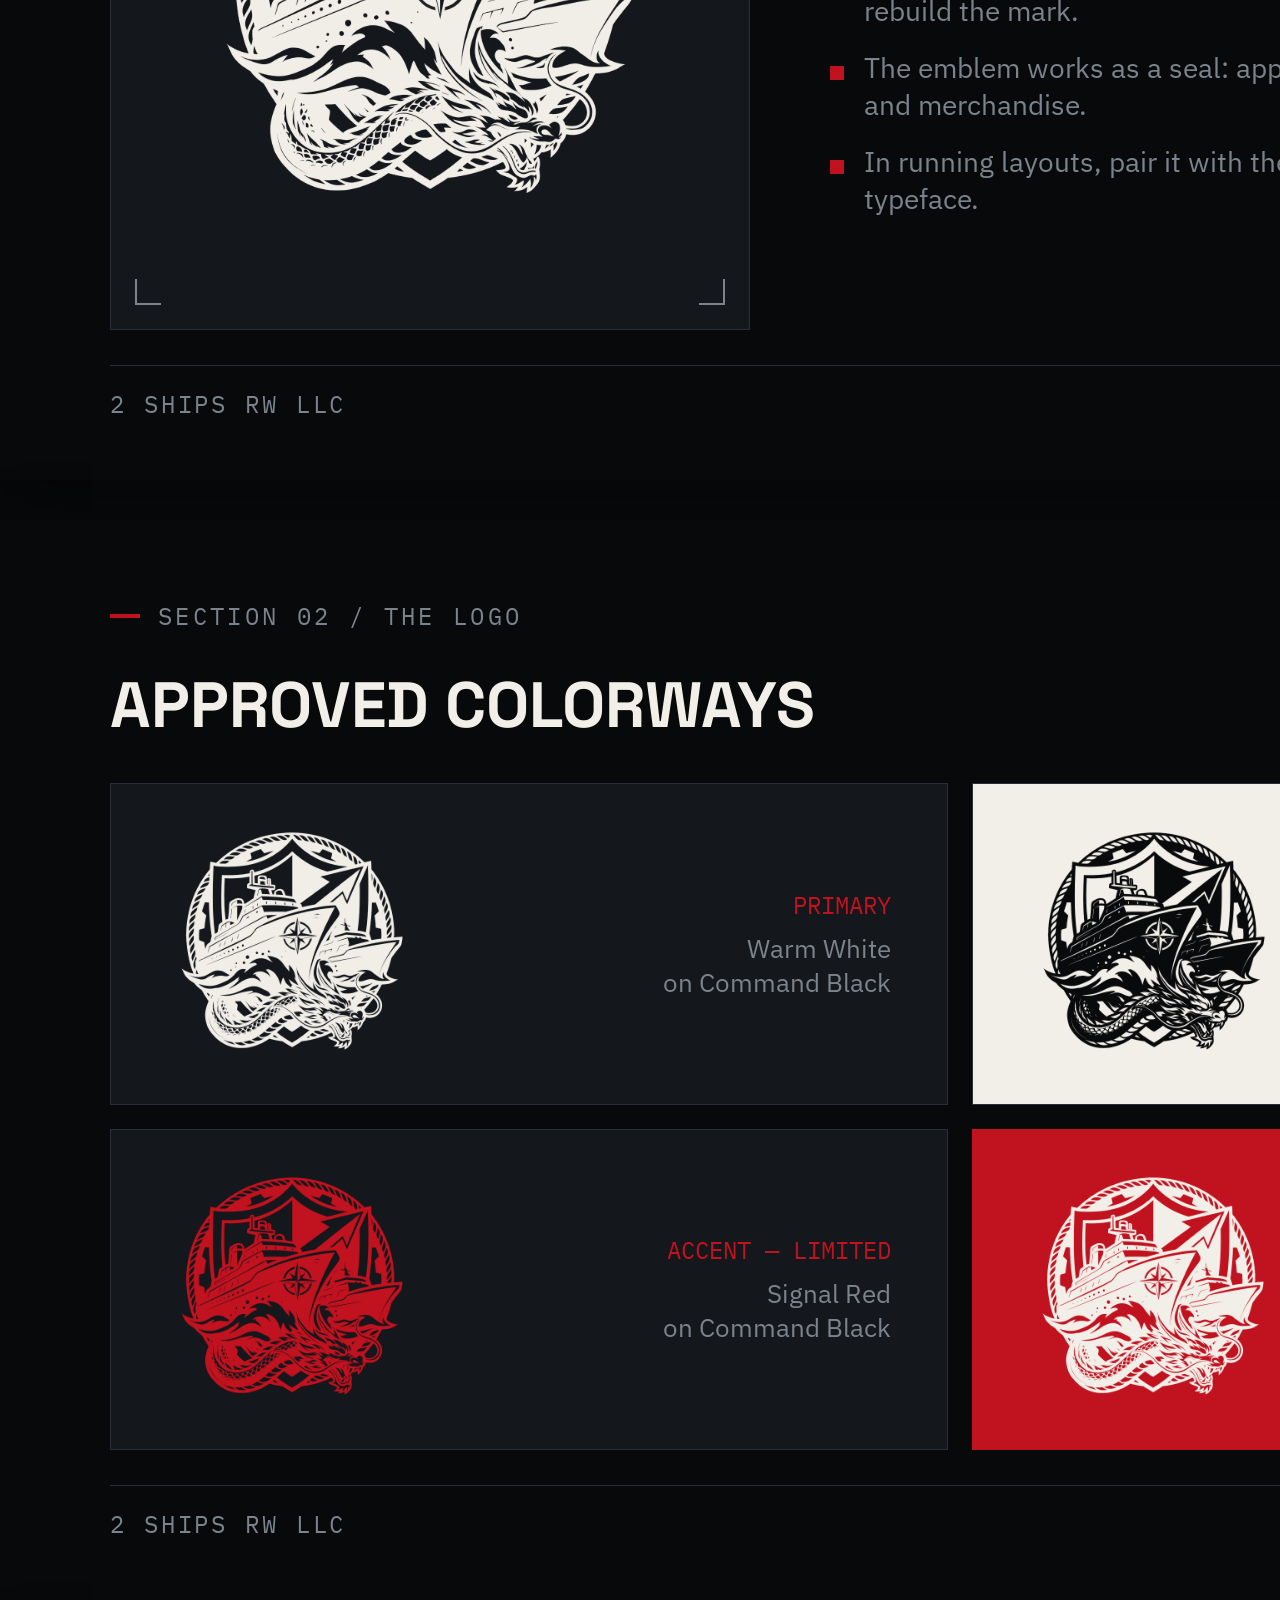
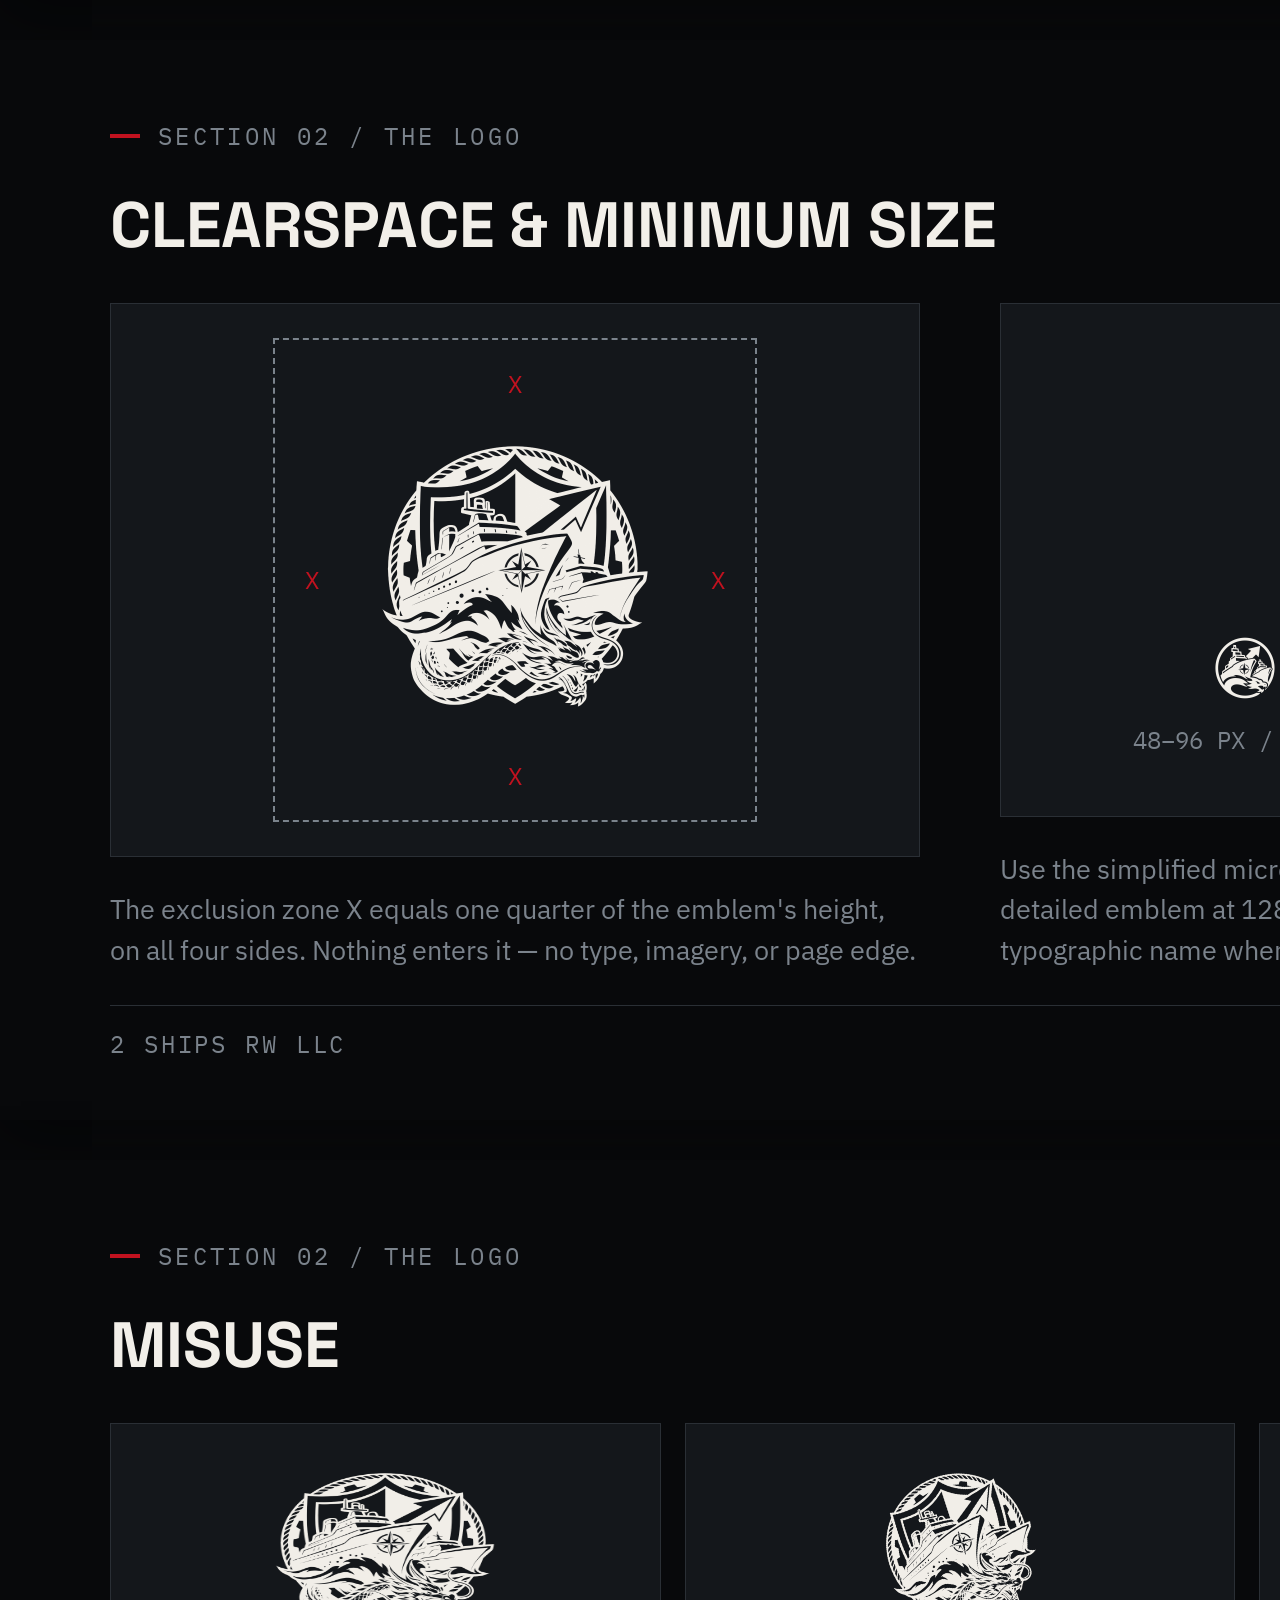
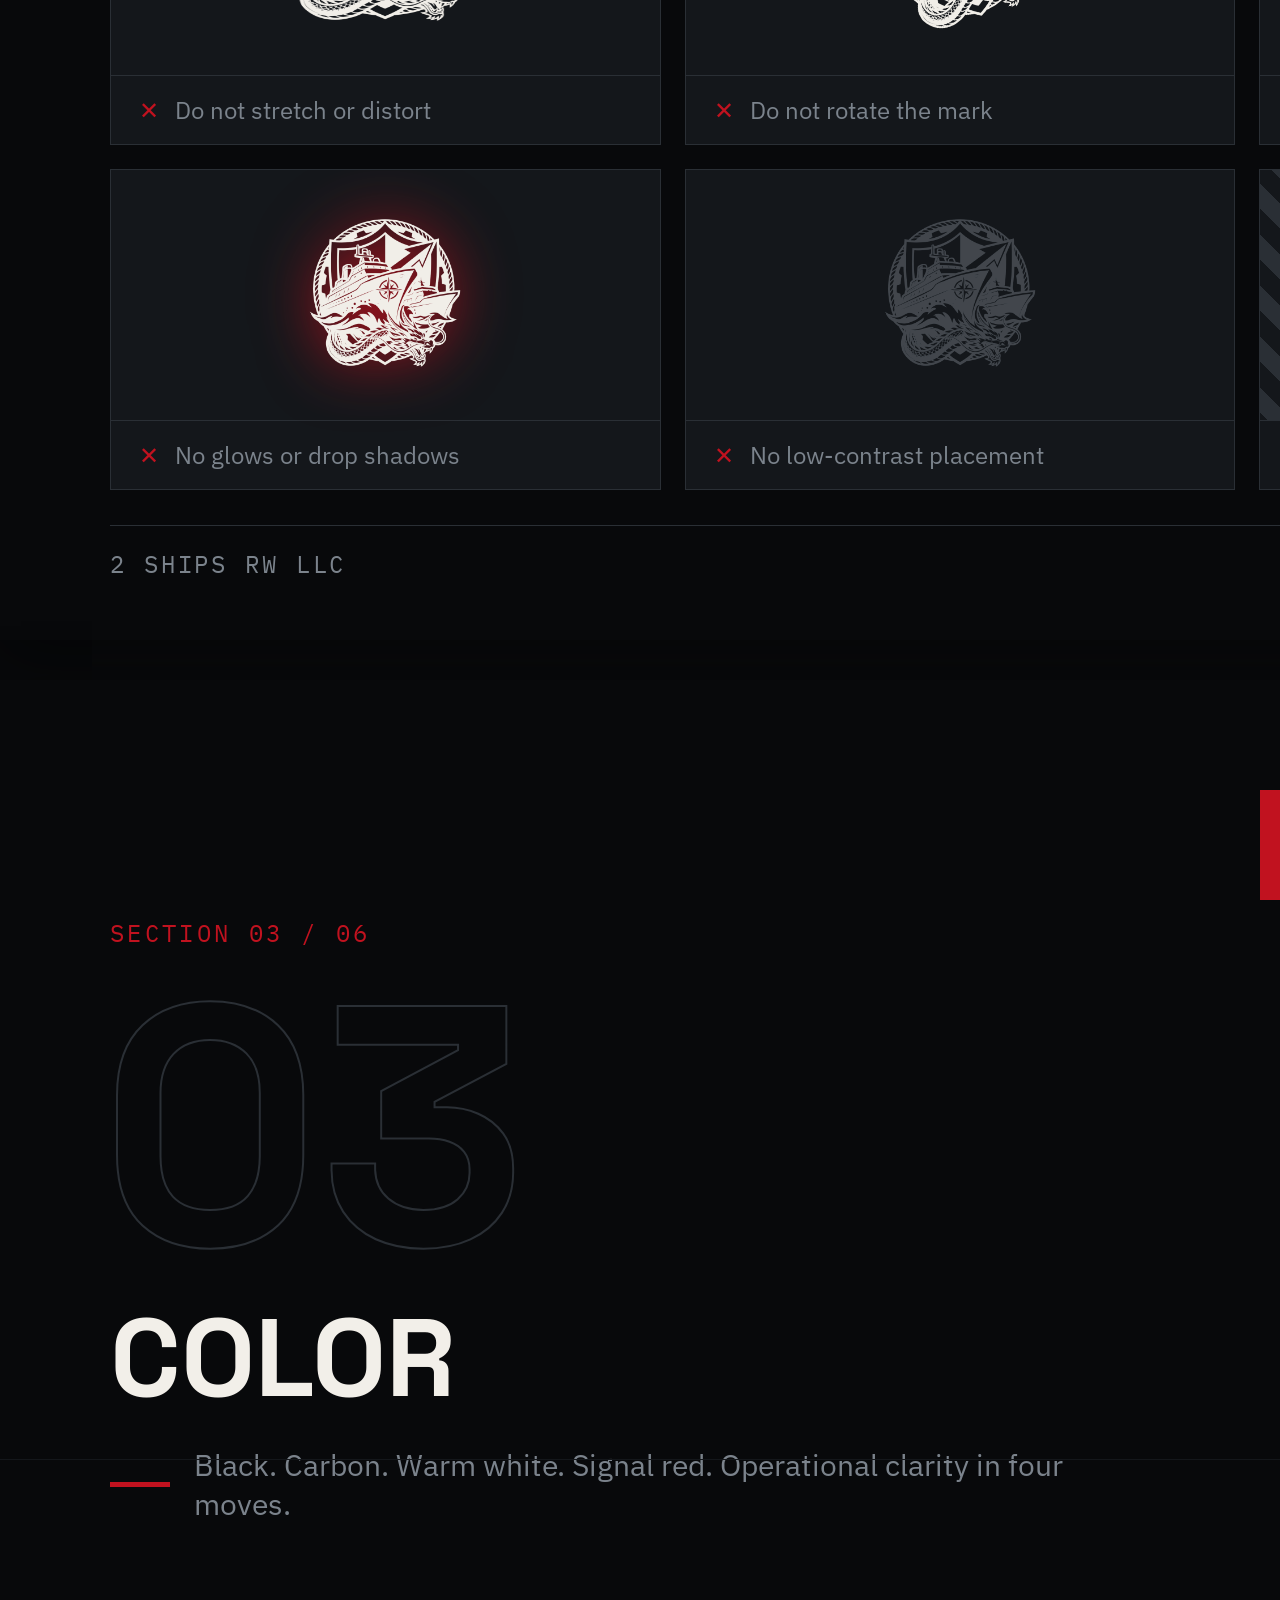
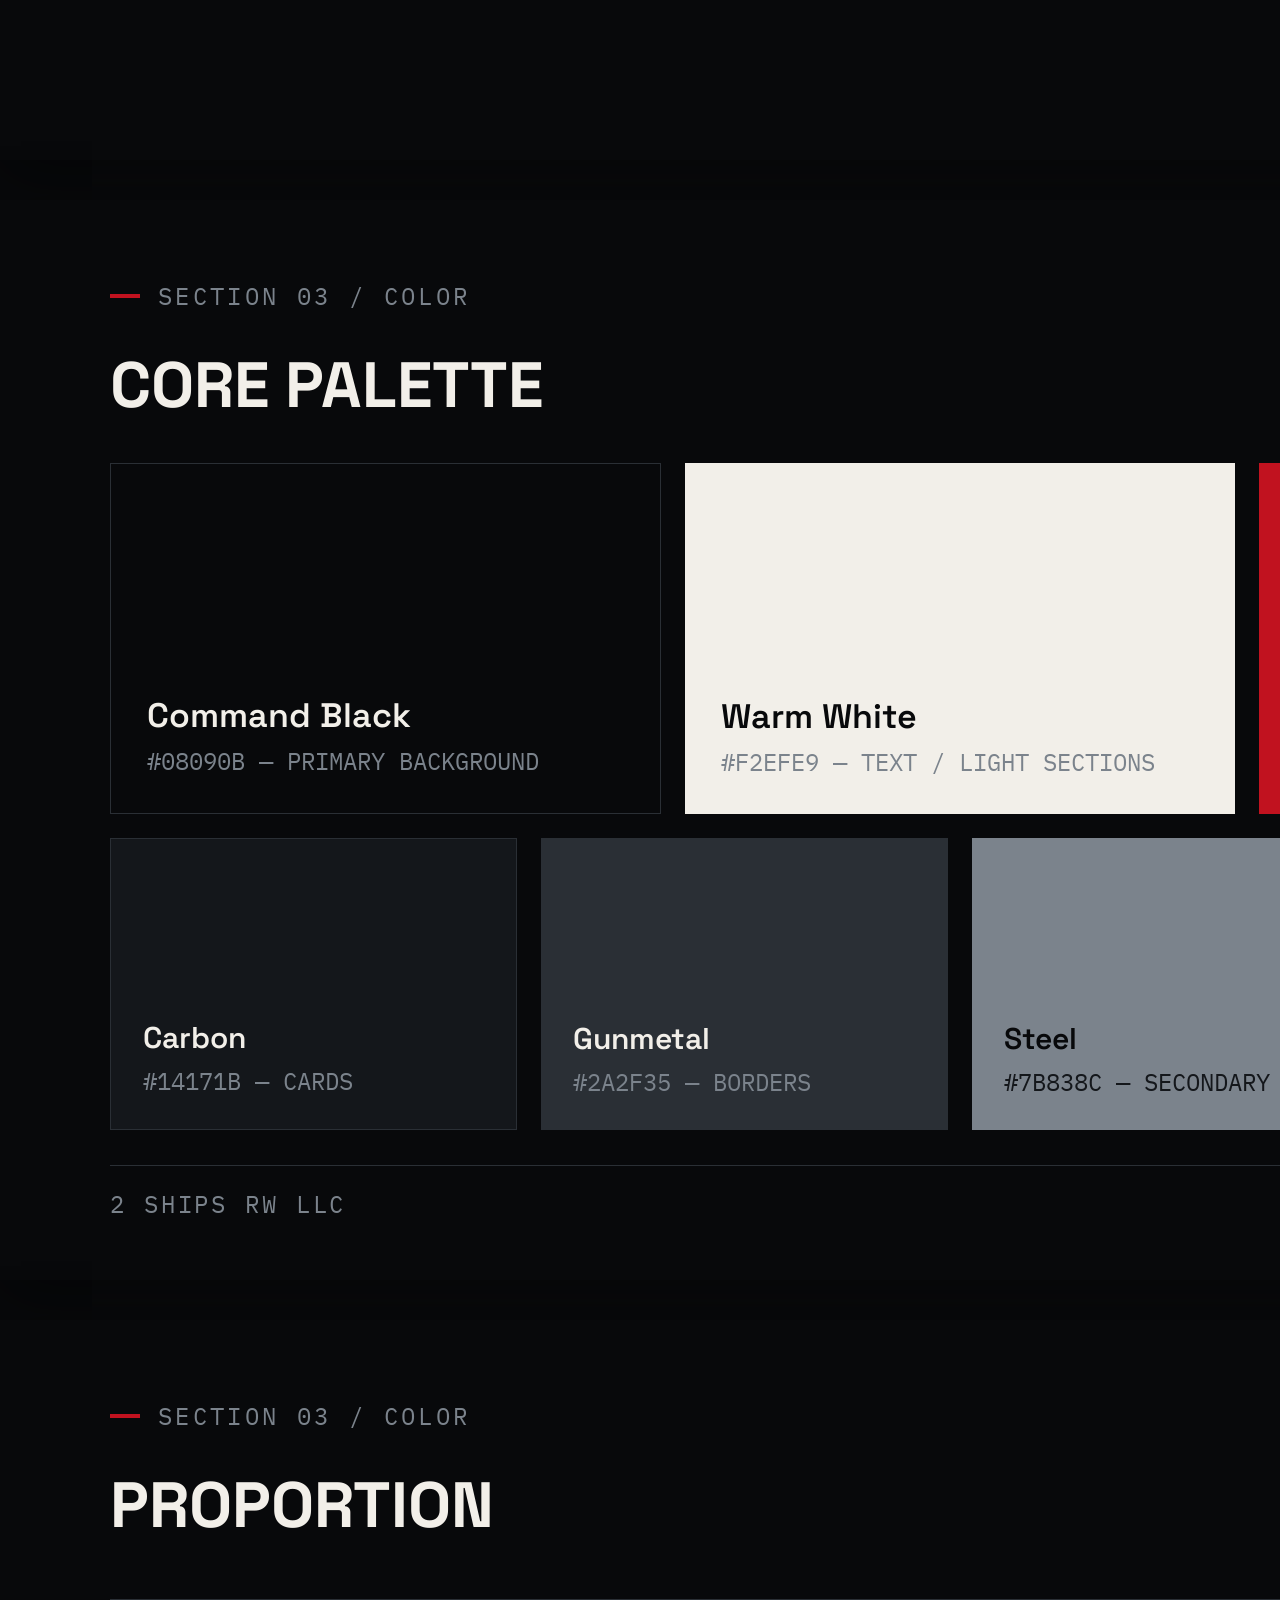
<file: 2-ships-rw-brand-guidelines/index.html>
<!DOCTYPE html>
<html>
<head>
<meta charset="utf-8">
<meta name="viewport" content="width=device-width, initial-scale=1">

</head>
<body>
<nav class="download-bar" aria-label="Downloads"><a href="downloads/2_Ships_RW_Brand_Guidelines_Corrected_Standalone.zip" download>Download Guidelines</a><a href="downloads/2_Ships_RW_LLC_Corrected_Logo_Package.zip" download>Download Logos</a></nav>
<x-dc>
<helmet>
<link rel="preconnect" href="https://fonts.googleapis.com"><link rel="preconnect" href="https://fonts.gstatic.com" crossorigin>
<link rel="stylesheet" href="https://fonts.googleapis.com/css2?family=Archivo+Black&amp;family=IBM+Plex+Mono:wght@400;500&amp;family=IBM+Plex+Sans+Condensed:wght@500;600;700&amp;family=IBM+Plex+Sans:wght@400;500;600&amp;family=Manrope:wght@400;600;700&amp;family=Sora:wght@400;600;700&amp;family=Source+Sans+3:wght@400;600&amp;family=Space+Grotesk:wght@400;500;600;700&amp;display=swap">
<style>
:root{--font-head:'Space Grotesk',sans-serif;--font-body:'IBM Plex Sans',sans-serif;--font-mono:'IBM Plex Mono',monospace;--type-title:64px;--type-sub:40px;--type-body:30px;--type-small:24px;}
html,body{margin:0;padding:0;background:#08090B;}
body{overflow-x:auto;padding:40px 0;}
.download-bar{position:fixed;top:18px;right:18px;z-index:9999;display:flex;gap:10px;font-family:var(--font-body);}
.download-bar a{display:block;padding:12px 16px;background:#C1121F;color:#F2EFE9;border:1px solid #720A12;font-size:14px;font-weight:700;letter-spacing:.03em;box-shadow:0 8px 24px rgba(0,0,0,.32);}
.download-bar a:hover{background:#720A12;color:#F2EFE9;}
.deck{display:flex;flex-direction:column;align-items:center;gap:40px;min-width:1920px;}
.deck>section{width:1920px;height:1080px;flex:none;box-shadow:0 14px 60px rgba(0,0,0,.38);}
.image-placeholder{height:100%;display:flex;align-items:center;justify-content:center;border:1px dashed #2A2F35;color:#7B838C;font-family:var(--font-mono);font-size:24px;text-align:center;padding:30px;box-sizing:border-box;}
a{color:#C1121F;text-decoration:none;} a:hover{color:#F2EFE9;}
</style>

</helmet>
<div class="deck">

<section data-label="01 Cover" style="position:relative;background:#08090B;color:#F2EFE9;font-family:var(--font-body);padding:100px 110px;box-sizing:border-box;display:flex;flex-direction:column;justify-content:space-between;overflow:hidden;">
  <div style="position:absolute;top:0;bottom:0;right:640px;width:1px;background:#14171B;"></div>
  <div style="position:absolute;left:0;right:0;top:540px;height:1px;background:#14171B;"></div>
  <img src="assets/logo-white.png" alt="2 Ships RW emblem" style="position:absolute;right:60px;top:200px;width:640px;height:640px;opacity:.96;">
  <div style="display:flex;align-items:center;gap:20px;">
    <div style="width:34px;height:5px;background:#C1121F;"></div>
    <span style="font-family:var(--font-mono);font-size:24px;letter-spacing:.14em;color:#7B838C;">BRAND GUIDELINES — V1.0 / JULY 2026</span>
  </div>
  <div style="max-width:1050px;">
    <h1 style="font-family:var(--font-head);font-weight:700;font-size:150px;line-height:.98;letter-spacing:.005em;margin:0 0 40px;text-transform:uppercase;">2 Ships<br>RW LLC</h1>
    <p style="font-size:34px;line-height:1.4;color:#7B838C;margin:0;max-width:820px;">The visual and verbal identity system for a veteran-led business growth and execution company.</p>
  </div>
  <div style="display:flex;justify-content:space-between;align-items:center;">
    <span style="font-family:var(--font-mono);font-size:24px;letter-spacing:.12em;color:#7B838C;">33.7455° N / 117.8677° W — SOUTHERN CALIFORNIA</span>
    <span style="font-family:var(--font-mono);font-size:24px;letter-spacing:.12em;color:#C1121F;">RARE FINDS. REAL VALUE. VETERAN-OWNED.</span>
  </div>
</section>

<section data-label="02 Contents" style="position:relative;background:#08090B;color:#F2EFE9;font-family:var(--font-body);padding:80px 110px 150px;box-sizing:border-box;display:flex;flex-direction:column;">
  <div style="display:flex;justify-content:space-between;align-items:center;margin-bottom:48px;">
    <div style="display:flex;align-items:center;gap:18px;"><div style="width:30px;height:4px;background:#C1121F;"></div><span style="font-family:var(--font-mono);font-size:24px;letter-spacing:.14em;color:#7B838C;">2 SHIPS RW LLC — BRAND GUIDELINES</span></div>
    <span style="font-family:var(--font-mono);font-size:24px;color:#7B838C;">02</span>
  </div>
  <h2 style="font-family:var(--font-head);font-weight:700;font-size:var(--type-title);line-height:1.05;text-transform:uppercase;margin:0 0 56px;">Contents</h2>
  <div style="display:grid;grid-template-columns:1fr 1fr;column-gap:100px;row-gap:0;">
    <div style="display:flex;align-items:baseline;gap:28px;border-top:1px solid #2A2F35;padding:30px 0;"><span style="font-family:var(--font-mono);font-size:28px;color:#C1121F;">01</span><span style="font-family:var(--font-head);font-size:38px;font-weight:600;text-transform:uppercase;flex:1;">The Brand</span><span style="font-family:var(--font-mono);font-size:24px;color:#7B838C;">P. 03</span></div>
    <div style="display:flex;align-items:baseline;gap:28px;border-top:1px solid #2A2F35;padding:30px 0;"><span style="font-family:var(--font-mono);font-size:28px;color:#C1121F;">04</span><span style="font-family:var(--font-head);font-size:38px;font-weight:600;text-transform:uppercase;flex:1;">Typography</span><span style="font-family:var(--font-mono);font-size:24px;color:#7B838C;">P. 17</span></div>
    <div style="display:flex;align-items:baseline;gap:28px;border-top:1px solid #2A2F35;padding:30px 0;"><span style="font-family:var(--font-mono);font-size:28px;color:#C1121F;">02</span><span style="font-family:var(--font-head);font-size:38px;font-weight:600;text-transform:uppercase;flex:1;">The Logo</span><span style="font-family:var(--font-mono);font-size:24px;color:#7B838C;">P. 08</span></div>
    <div style="display:flex;align-items:baseline;gap:28px;border-top:1px solid #2A2F35;padding:30px 0;"><span style="font-family:var(--font-mono);font-size:28px;color:#C1121F;">05</span><span style="font-family:var(--font-head);font-size:38px;font-weight:600;text-transform:uppercase;flex:1;">Graphic Language</span><span style="font-family:var(--font-mono);font-size:24px;color:#7B838C;">P. 22</span></div>
    <div style="display:flex;align-items:baseline;gap:28px;border-top:1px solid #2A2F35;padding:30px 0;"><span style="font-family:var(--font-mono);font-size:28px;color:#C1121F;">03</span><span style="font-family:var(--font-head);font-size:38px;font-weight:600;text-transform:uppercase;flex:1;">Color</span><span style="font-family:var(--font-mono);font-size:24px;color:#7B838C;">P. 13</span></div>
    <div style="display:flex;align-items:baseline;gap:28px;border-top:1px solid #2A2F35;padding:30px 0;"><span style="font-family:var(--font-mono);font-size:28px;color:#C1121F;">06</span><span style="font-family:var(--font-head);font-size:38px;font-weight:600;text-transform:uppercase;flex:1;">Voice &amp; Application</span><span style="font-family:var(--font-mono);font-size:24px;color:#7B838C;">P. 26</span></div>
  </div>
  <p style="font-size:28px;line-height:1.5;color:#7B838C;margin:64px 0 0;max-width:1100px;">This document is the single source of truth for how 2 Ships RW LLC looks, speaks, and behaves — across the website, sales materials, and every future application.</p>
  <div style="position:absolute;left:110px;right:110px;bottom:60px;border-top:1px solid #2A2F35;padding-top:22px;display:flex;justify-content:space-between;"><span style="font-family:var(--font-mono);font-size:24px;letter-spacing:.12em;color:#7B838C;">2 SHIPS RW LLC</span><span style="font-family:var(--font-mono);font-size:24px;letter-spacing:.12em;color:#7B838C;">BRAND GUIDELINES — V1.0</span></div>
</section>

<section data-label="03 §01 The Brand" style="position:relative;background:#08090B;color:#F2EFE9;font-family:var(--font-body);padding:100px 110px;box-sizing:border-box;display:flex;flex-direction:column;justify-content:center;overflow:hidden;">
  <div style="position:absolute;top:0;bottom:0;left:1280px;width:1px;background:#14171B;"></div>
  <div style="position:absolute;left:0;right:0;bottom:300px;height:1px;background:#14171B;"></div>
  <span style="font-family:var(--font-mono);font-size:24px;letter-spacing:.14em;color:#C1121F;margin-bottom:24px;">SECTION 01 / 06</span>
  <div style="font-family:var(--font-head);font-weight:700;font-size:340px;line-height:.9;color:transparent;-webkit-text-stroke:2px #2A2F35;margin-left:-10px;">01</div>
  <h2 style="font-family:var(--font-head);font-weight:700;font-size:110px;line-height:1;text-transform:uppercase;margin:24px 0 32px;">The Brand</h2>
  <div style="display:flex;align-items:center;gap:24px;"><div style="width:60px;height:5px;background:#C1121F;"></div><p style="font-size:30px;color:#7B838C;margin:0;max-width:900px;">Who 2 Ships RW LLC is, what it promises, and who it serves.</p></div>
</section>

<section data-label="04 Core Positioning" style="position:relative;background:#08090B;color:#F2EFE9;font-family:var(--font-body);padding:80px 110px 150px;box-sizing:border-box;display:flex;flex-direction:column;">
  <div style="display:flex;justify-content:space-between;align-items:center;margin-bottom:40px;">
    <div style="display:flex;align-items:center;gap:18px;"><div style="width:30px;height:4px;background:#C1121F;"></div><span style="font-family:var(--font-mono);font-size:24px;letter-spacing:.14em;color:#7B838C;">SECTION 01 / THE BRAND</span></div>
    <span style="font-family:var(--font-mono);font-size:24px;color:#7B838C;">04</span>
  </div>
  <h2 style="font-family:var(--font-head);font-weight:700;font-size:var(--type-title);line-height:1.05;text-transform:uppercase;margin:0 0 60px;">Core Positioning</h2>
  <div style="display:flex;gap:48px;flex:1;">
    <div style="width:6px;background:#C1121F;flex-shrink:0;"></div>
    <div>
      <p style="font-family:var(--font-head);font-weight:600;font-size:58px;line-height:1.22;margin:0 0 48px;max-width:1480px;">2 Ships RW LLC helps businesses and mission-driven organizations turn opportunity into execution — through strategy, AI-enabled systems, marketing, partnerships, and commerce.</p>
      <div style="display:flex;gap:64px;">
        <div><span style="font-family:var(--font-mono);font-size:24px;letter-spacing:.12em;color:#C1121F;display:block;margin-bottom:12px;">CATEGORY</span><span style="font-size:28px;color:#F2EFE9;">Veteran-led business growth and execution company</span></div>
        <div><span style="font-family:var(--font-mono);font-size:24px;letter-spacing:.12em;color:#C1121F;display:block;margin-bottom:12px;">STANDARD</span><span style="font-size:28px;color:#F2EFE9;">The special-operations unit of business consulting — discipline, never costume</span></div>
      </div>
    </div>
  </div>
  <div style="position:absolute;left:110px;right:110px;bottom:60px;border-top:1px solid #2A2F35;padding-top:22px;display:flex;justify-content:space-between;"><span style="font-family:var(--font-mono);font-size:24px;letter-spacing:.12em;color:#7B838C;">2 SHIPS RW LLC</span><span style="font-family:var(--font-mono);font-size:24px;letter-spacing:.12em;color:#7B838C;">BRAND GUIDELINES — V1.0</span></div>
</section>

<section data-label="05 Brand Promise" style="position:relative;background:#08090B;color:#F2EFE9;font-family:var(--font-body);padding:80px 110px 150px;box-sizing:border-box;display:flex;flex-direction:column;">
  <div style="display:flex;justify-content:space-between;align-items:center;margin-bottom:40px;">
    <div style="display:flex;align-items:center;gap:18px;"><div style="width:30px;height:4px;background:#C1121F;"></div><span style="font-family:var(--font-mono);font-size:24px;letter-spacing:.14em;color:#7B838C;">SECTION 01 / THE BRAND</span></div>
    <span style="font-family:var(--font-mono);font-size:24px;color:#7B838C;">05</span>
  </div>
  <h2 style="font-family:var(--font-head);font-weight:700;font-size:var(--type-title);line-height:1.05;text-transform:uppercase;margin:0 0 52px;">The Promise</h2>
  <div style="display:grid;grid-template-columns:340px 1fr;border-top:1px solid #2A2F35;">
    <span style="font-family:var(--font-mono);font-size:24px;letter-spacing:.12em;color:#C1121F;padding:40px 0;">WE PROMISE</span>
    <p style="font-size:34px;line-height:1.45;margin:0;padding:36px 0;border-bottom:1px solid #2A2F35;"><strong>Rare Finds. Real Value. Veteran-Owned.</strong> We bring structure to opportunity. We identify the objective, build the right plan and network, use technology where it creates leverage, and move the work toward a practical result.</p>
    <span style="font-family:var(--font-mono);font-size:24px;letter-spacing:.12em;color:#C1121F;padding:40px 0;">WE ARE</span>
    <p style="font-size:34px;line-height:1.45;margin:0;padding:36px 0;border-bottom:1px solid #2A2F35;">A veteran-led company combining strategic planning, modern AI tools, disciplined operations, relationship development, and commercial problem-solving.</p>
    <span style="font-family:var(--font-mono);font-size:24px;letter-spacing:.12em;color:#C1121F;padding:40px 0;">WE ARE NOT</span>
    <p style="font-size:34px;line-height:1.45;margin:0;padding:36px 0;">A narrow product seller, a single-service consultancy, or a military-themed brand. Broad in capability — never vague.</p>
  </div>
  <div style="position:absolute;left:110px;right:110px;bottom:60px;border-top:1px solid #2A2F35;padding-top:22px;display:flex;justify-content:space-between;"><span style="font-family:var(--font-mono);font-size:24px;letter-spacing:.12em;color:#7B838C;">2 SHIPS RW LLC</span><span style="font-family:var(--font-mono);font-size:24px;letter-spacing:.12em;color:#7B838C;">BRAND GUIDELINES — V1.0</span></div>
</section>

<section data-label="06 Brand Personality" style="position:relative;background:#08090B;color:#F2EFE9;font-family:var(--font-body);padding:80px 110px 150px;box-sizing:border-box;display:flex;flex-direction:column;">
  <div style="display:flex;justify-content:space-between;align-items:center;margin-bottom:40px;">
    <div style="display:flex;align-items:center;gap:18px;"><div style="width:30px;height:4px;background:#C1121F;"></div><span style="font-family:var(--font-mono);font-size:24px;letter-spacing:.14em;color:#7B838C;">SECTION 01 / THE BRAND</span></div>
    <span style="font-family:var(--font-mono);font-size:24px;color:#7B838C;">06</span>
  </div>
  <h2 style="font-family:var(--font-head);font-weight:700;font-size:var(--type-title);line-height:1.05;text-transform:uppercase;margin:0 0 48px;">Personality</h2>
  <div style="display:grid;grid-template-columns:1fr 1fr 1fr;grid-template-rows:1fr 1fr;gap:24px;flex:1;">
    <div style="background:#14171B;border:1px solid #2A2F35;padding:40px;display:flex;flex-direction:column;justify-content:space-between;"><span style="font-family:var(--font-mono);font-size:24px;color:#C1121F;">01</span><p style="font-family:var(--font-head);font-size:36px;font-weight:600;line-height:1.25;margin:0;">Operator,<br>not commentator</p></div>
    <div style="background:#14171B;border:1px solid #2A2F35;padding:40px;display:flex;flex-direction:column;justify-content:space-between;"><span style="font-family:var(--font-mono);font-size:24px;color:#C1121F;">02</span><p style="font-family:var(--font-head);font-size:36px;font-weight:600;line-height:1.25;margin:0;">Strategic,<br>never academic</p></div>
    <div style="background:#14171B;border:1px solid #2A2F35;padding:40px;display:flex;flex-direction:column;justify-content:space-between;"><span style="font-family:var(--font-mono);font-size:24px;color:#C1121F;">03</span><p style="font-family:var(--font-head);font-size:36px;font-weight:600;line-height:1.25;margin:0;">Confident,<br>without exaggeration</p></div>
    <div style="background:#14171B;border:1px solid #2A2F35;padding:40px;display:flex;flex-direction:column;justify-content:space-between;"><span style="font-family:var(--font-mono);font-size:24px;color:#C1121F;">04</span><p style="font-family:var(--font-head);font-size:36px;font-weight:600;line-height:1.25;margin:0;">Technically current,<br>without AI hype</p></div>
    <div style="background:#14171B;border:1px solid #2A2F35;padding:40px;display:flex;flex-direction:column;justify-content:space-between;"><span style="font-family:var(--font-mono);font-size:24px;color:#C1121F;">05</span><p style="font-family:var(--font-head);font-size:36px;font-weight:600;line-height:1.25;margin:0;">Veteran-led,<br>without costume</p></div>
    <div style="background:#14171B;border:1px solid #2A2F35;padding:40px;display:flex;flex-direction:column;justify-content:space-between;"><span style="font-family:var(--font-mono);font-size:24px;color:#C1121F;">06</span><p style="font-family:var(--font-head);font-size:36px;font-weight:600;line-height:1.25;margin:0;">Broad in capability,<br>precise in language</p></div>
  </div>
  <div style="position:absolute;left:110px;right:110px;bottom:60px;border-top:1px solid #2A2F35;padding-top:22px;display:flex;justify-content:space-between;"><span style="font-family:var(--font-mono);font-size:24px;letter-spacing:.12em;color:#7B838C;">2 SHIPS RW LLC</span><span style="font-family:var(--font-mono);font-size:24px;letter-spacing:.12em;color:#7B838C;">BRAND GUIDELINES — V1.0</span></div>
</section>

<section data-label="07 Audiences" style="position:relative;background:#08090B;color:#F2EFE9;font-family:var(--font-body);padding:80px 110px 150px;box-sizing:border-box;display:flex;flex-direction:column;">
  <div style="display:flex;justify-content:space-between;align-items:center;margin-bottom:40px;">
    <div style="display:flex;align-items:center;gap:18px;"><div style="width:30px;height:4px;background:#C1121F;"></div><span style="font-family:var(--font-mono);font-size:24px;letter-spacing:.14em;color:#7B838C;">SECTION 01 / THE BRAND</span></div>
    <span style="font-family:var(--font-mono);font-size:24px;color:#7B838C;">07</span>
  </div>
  <h2 style="font-family:var(--font-head);font-weight:700;font-size:var(--type-title);line-height:1.05;text-transform:uppercase;margin:0 0 44px;">Who We Speak To</h2>
  <div style="display:flex;flex-direction:column;">
    <div style="display:flex;align-items:center;gap:40px;border-top:1px solid #2A2F35;padding:26px 0;"><span style="font-family:var(--font-mono);font-size:26px;color:#C1121F;width:60px;">01</span><span style="font-size:31px;">Small and midsize businesses that need growth structure and execution support</span></div>
    <div style="display:flex;align-items:center;gap:40px;border-top:1px solid #2A2F35;padding:26px 0;"><span style="font-family:var(--font-mono);font-size:26px;color:#C1121F;width:60px;">02</span><span style="font-size:31px;">Founders and operators with a strong idea but limited bandwidth or systems</span></div>
    <div style="display:flex;align-items:center;gap:40px;border-top:1px solid #2A2F35;padding:26px 0;"><span style="font-family:var(--font-mono);font-size:26px;color:#C1121F;width:60px;">03</span><span style="font-size:31px;">Professional-service firms seeking modern marketing, AI workflows, or partnerships</span></div>
    <div style="display:flex;align-items:center;gap:40px;border-top:1px solid #2A2F35;padding:26px 0;"><span style="font-family:var(--font-mono);font-size:26px;color:#C1121F;width:60px;">04</span><span style="font-size:31px;">Mission-driven organizations and veteran / community initiatives</span></div>
    <div style="display:flex;align-items:center;gap:40px;border-top:1px solid #2A2F35;padding:26px 0;"><span style="font-family:var(--font-mono);font-size:26px;color:#C1121F;width:60px;">05</span><span style="font-size:31px;">Brands or investors exploring special projects, commerce, or market development</span></div>
    <div style="display:flex;align-items:center;gap:40px;border-top:1px solid #2A2F35;border-bottom:1px solid #2A2F35;padding:26px 0;"><span style="font-family:var(--font-mono);font-size:26px;color:#C1121F;width:60px;">06</span><span style="font-size:31px;">Established experts who need an operating partner to package and activate an opportunity</span></div>
  </div>
  <div style="position:absolute;left:110px;right:110px;bottom:60px;border-top:1px solid #2A2F35;padding-top:22px;display:flex;justify-content:space-between;"><span style="font-family:var(--font-mono);font-size:24px;letter-spacing:.12em;color:#7B838C;">2 SHIPS RW LLC</span><span style="font-family:var(--font-mono);font-size:24px;letter-spacing:.12em;color:#7B838C;">BRAND GUIDELINES — V1.0</span></div>
</section>

<section data-label="08 §02 The Logo" style="position:relative;background:#08090B;color:#F2EFE9;font-family:var(--font-body);padding:100px 110px;box-sizing:border-box;display:flex;flex-direction:column;justify-content:center;overflow:hidden;">
  <div style="position:absolute;top:0;bottom:0;left:1280px;width:1px;background:#14171B;"></div>
  <div style="position:absolute;left:0;right:0;bottom:300px;height:1px;background:#14171B;"></div>
  <img src="assets/logo-steel.png" alt="" style="position:absolute;right:-140px;bottom:-160px;width:760px;height:760px;opacity:.16;">
  <span style="font-family:var(--font-mono);font-size:24px;letter-spacing:.14em;color:#C1121F;margin-bottom:24px;">SECTION 02 / 06</span>
  <div style="font-family:var(--font-head);font-weight:700;font-size:340px;line-height:.9;color:transparent;-webkit-text-stroke:2px #2A2F35;margin-left:-10px;">02</div>
  <h2 style="font-family:var(--font-head);font-weight:700;font-size:110px;line-height:1;text-transform:uppercase;margin:24px 0 32px;">The Logo</h2>
  <div style="display:flex;align-items:center;gap:24px;"><div style="width:60px;height:5px;background:#C1121F;"></div><p style="font-size:30px;color:#7B838C;margin:0;max-width:900px;">The mark, its approved colorways, clearspace, and the rules that protect it.</p></div>
</section>

<section data-label="09 Primary Mark" style="position:relative;background:#08090B;color:#F2EFE9;font-family:var(--font-body);padding:80px 110px 150px;box-sizing:border-box;display:flex;flex-direction:column;">
  <div style="display:flex;justify-content:space-between;align-items:center;margin-bottom:40px;">
    <div style="display:flex;align-items:center;gap:18px;"><div style="width:30px;height:4px;background:#C1121F;"></div><span style="font-family:var(--font-mono);font-size:24px;letter-spacing:.14em;color:#7B838C;">SECTION 02 / THE LOGO</span></div>
    <span style="font-family:var(--font-mono);font-size:24px;color:#7B838C;">09</span>
  </div>
  <h2 style="font-family:var(--font-head);font-weight:700;font-size:var(--type-title);line-height:1.05;text-transform:uppercase;margin:0 0 48px;">The Primary Mark</h2>
  <div style="display:grid;grid-template-columns:640px 1fr;gap:80px;flex:1;">
    <div style="position:relative;background:#14171B;border:1px solid #2A2F35;display:flex;align-items:center;justify-content:center;">
      <div style="position:absolute;top:24px;left:24px;width:24px;height:24px;border-top:2px solid #7B838C;border-left:2px solid #7B838C;"></div>
      <div style="position:absolute;top:24px;right:24px;width:24px;height:24px;border-top:2px solid #7B838C;border-right:2px solid #7B838C;"></div>
      <div style="position:absolute;bottom:24px;left:24px;width:24px;height:24px;border-bottom:2px solid #7B838C;border-left:2px solid #7B838C;"></div>
      <div style="position:absolute;bottom:24px;right:24px;width:24px;height:24px;border-bottom:2px solid #7B838C;border-right:2px solid #7B838C;"></div>
      <img src="assets/logo-white.png" alt="2 Ships RW primary emblem" style="width:460px;height:460px;">
    </div>
    <div style="display:flex;flex-direction:column;gap:36px;justify-content:center;">
      <p style="font-size:31px;line-height:1.5;margin:0;color:#F2EFE9;">The emblem carries the brand story: two vessels on one heading, a compass for judgment, a rising route for growth, and a dragon for tenacity — all held inside a single rope ring.</p>
      <div style="display:flex;flex-direction:column;gap:20px;">
        <div style="display:flex;gap:20px;align-items:baseline;"><div style="width:14px;height:14px;background:#C1121F;flex-shrink:0;position:relative;top:2px;"></div><span style="font-size:28px;color:#7B838C;">Always reproduce from the master artwork files. Never redraw, trace, or rebuild the mark.</span></div>
        <div style="display:flex;gap:20px;align-items:baseline;"><div style="width:14px;height:14px;background:#C1121F;flex-shrink:0;position:relative;top:2px;"></div><span style="font-size:28px;color:#7B838C;">The emblem works as a seal: app icons, watermarks, document headers, and merchandise.</span></div>
        <div style="display:flex;gap:20px;align-items:baseline;"><div style="width:14px;height:14px;background:#C1121F;flex-shrink:0;position:relative;top:2px;"></div><span style="font-size:28px;color:#7B838C;">In running layouts, pair it with the typographic name set in the headline typeface.</span></div>
      </div>
    </div>
  </div>
  <div style="position:absolute;left:110px;right:110px;bottom:60px;border-top:1px solid #2A2F35;padding-top:22px;display:flex;justify-content:space-between;"><span style="font-family:var(--font-mono);font-size:24px;letter-spacing:.12em;color:#7B838C;">2 SHIPS RW LLC</span><span style="font-family:var(--font-mono);font-size:24px;letter-spacing:.12em;color:#7B838C;">BRAND GUIDELINES — V1.0</span></div>
</section>

<section data-label="10 Logo Colorways" style="position:relative;background:#08090B;color:#F2EFE9;font-family:var(--font-body);padding:80px 110px 150px;box-sizing:border-box;display:flex;flex-direction:column;">
  <div style="display:flex;justify-content:space-between;align-items:center;margin-bottom:40px;">
    <div style="display:flex;align-items:center;gap:18px;"><div style="width:30px;height:4px;background:#C1121F;"></div><span style="font-family:var(--font-mono);font-size:24px;letter-spacing:.14em;color:#7B838C;">SECTION 02 / THE LOGO</span></div>
    <span style="font-family:var(--font-mono);font-size:24px;color:#7B838C;">10</span>
  </div>
  <h2 style="font-family:var(--font-head);font-weight:700;font-size:var(--type-title);line-height:1.05;text-transform:uppercase;margin:0 0 44px;">Approved Colorways</h2>
  <div style="display:grid;grid-template-columns:1fr 1fr;grid-template-rows:1fr 1fr;gap:24px;flex:1;">
    <div style="background:#14171B;border:1px solid #2A2F35;display:flex;align-items:center;justify-content:space-between;padding:0 56px;"><img src="assets/logo-white.png" alt="Warm white emblem" style="width:250px;height:250px;"><div style="text-align:right;"><span style="font-family:var(--font-mono);font-size:24px;color:#C1121F;display:block;margin-bottom:10px;">PRIMARY</span><span style="font-size:26px;color:#7B838C;">Warm White<br>on Command Black</span></div></div>
    <div style="background:#F2EFE9;border:1px solid #2A2F35;display:flex;align-items:center;justify-content:space-between;padding:0 56px;"><img src="assets/logo-black.png" alt="Black emblem" style="width:250px;height:250px;"><div style="text-align:right;"><span style="font-family:var(--font-mono);font-size:24px;color:#C1121F;display:block;margin-bottom:10px;">LIGHT</span><span style="font-size:26px;color:#08090B;">Command Black<br>on Warm White</span></div></div>
    <div style="background:#14171B;border:1px solid #2A2F35;display:flex;align-items:center;justify-content:space-between;padding:0 56px;"><img src="assets/logo-red.png" alt="Signal red emblem" style="width:250px;height:250px;"><div style="text-align:right;"><span style="font-family:var(--font-mono);font-size:24px;color:#C1121F;display:block;margin-bottom:10px;">ACCENT — LIMITED</span><span style="font-size:26px;color:#7B838C;">Signal Red<br>on Command Black</span></div></div>
    <div style="background:#C1121F;display:flex;align-items:center;justify-content:space-between;padding:0 56px;"><img src="assets/logo-white.png" alt="White emblem on red" style="width:250px;height:250px;"><div style="text-align:right;"><span style="font-family:var(--font-mono);font-size:24px;color:#08090B;display:block;margin-bottom:10px;">SPECIAL</span><span style="font-size:26px;color:#F2EFE9;">Warm White<br>on Signal Red</span></div></div>
  </div>
  <div style="position:absolute;left:110px;right:110px;bottom:60px;border-top:1px solid #2A2F35;padding-top:22px;display:flex;justify-content:space-between;"><span style="font-family:var(--font-mono);font-size:24px;letter-spacing:.12em;color:#7B838C;">2 SHIPS RW LLC</span><span style="font-family:var(--font-mono);font-size:24px;letter-spacing:.12em;color:#7B838C;">BRAND GUIDELINES — V1.0</span></div>
</section>

<section data-label="11 Clearspace &amp; Size" style="position:relative;background:#08090B;color:#F2EFE9;font-family:var(--font-body);padding:80px 110px 150px;box-sizing:border-box;display:flex;flex-direction:column;">
  <div style="display:flex;justify-content:space-between;align-items:center;margin-bottom:40px;">
    <div style="display:flex;align-items:center;gap:18px;"><div style="width:30px;height:4px;background:#C1121F;"></div><span style="font-family:var(--font-mono);font-size:24px;letter-spacing:.14em;color:#7B838C;">SECTION 02 / THE LOGO</span></div>
    <span style="font-family:var(--font-mono);font-size:24px;color:#7B838C;">11</span>
  </div>
  <h2 style="font-family:var(--font-head);font-weight:700;font-size:var(--type-title);line-height:1.05;text-transform:uppercase;margin:0 0 44px;">Clearspace &amp; Minimum Size</h2>
  <div style="display:grid;grid-template-columns:1fr 1fr;gap:80px;flex:1;">
    <div style="display:flex;flex-direction:column;gap:32px;">
      <div style="background:#14171B;border:1px solid #2A2F35;flex:1;display:flex;align-items:center;justify-content:center;">
        <div style="position:relative;border:2px dashed #7B838C;padding:90px;">
          <img src="assets/logo-white.png" alt="Emblem with clearspace" style="width:300px;height:300px;display:block;">
          <span style="position:absolute;top:28px;left:50%;transform:translateX(-50%);font-family:var(--font-mono);font-size:24px;color:#C1121F;">X</span>
          <span style="position:absolute;bottom:28px;left:50%;transform:translateX(-50%);font-family:var(--font-mono);font-size:24px;color:#C1121F;">X</span>
          <span style="position:absolute;left:30px;top:50%;transform:translateY(-50%);font-family:var(--font-mono);font-size:24px;color:#C1121F;">X</span>
          <span style="position:absolute;right:30px;top:50%;transform:translateY(-50%);font-family:var(--font-mono);font-size:24px;color:#C1121F;">X</span>
        </div>
      </div>
      <p style="font-size:27px;line-height:1.5;color:#7B838C;margin:0;">The exclusion zone X equals one quarter of the emblem's height, on all four sides. Nothing enters it — no type, imagery, or page edge.</p>
    </div>
    <div style="display:flex;flex-direction:column;gap:32px;">
      <div style="background:#14171B;border:1px solid #2A2F35;flex:1;display:flex;align-items:flex-end;justify-content:center;gap:100px;padding:60px;">
        <div style="display:flex;flex-direction:column;align-items:center;gap:24px;"><img src="assets/logo-micro-white.png" alt="Simplified micro mark" style="width:64px;height:64px;"><span style="font-family:var(--font-mono);font-size:24px;color:#7B838C;">48–96 PX / MICRO</span></div>
        <div style="display:flex;flex-direction:column;align-items:center;gap:24px;"><img src="assets/logo-white.png" alt="Comfortable size" style="width:220px;height:220px;"><span style="font-family:var(--font-mono);font-size:24px;color:#7B838C;">220 PX</span></div>
      </div>
      <p style="font-size:27px;line-height:1.5;color:#7B838C;margin:0;">Use the simplified micro mark from 48–96 px on screen. Use the detailed emblem at 128 px or larger, or 25 mm in print. Use the typographic name when production cannot preserve the linework.</p>
    </div>
  </div>
  <div style="position:absolute;left:110px;right:110px;bottom:60px;border-top:1px solid #2A2F35;padding-top:22px;display:flex;justify-content:space-between;"><span style="font-family:var(--font-mono);font-size:24px;letter-spacing:.12em;color:#7B838C;">2 SHIPS RW LLC</span><span style="font-family:var(--font-mono);font-size:24px;letter-spacing:.12em;color:#7B838C;">BRAND GUIDELINES — V1.0</span></div>
</section>

<section data-label="12 Logo Misuse" style="position:relative;background:#08090B;color:#F2EFE9;font-family:var(--font-body);padding:80px 110px 150px;box-sizing:border-box;display:flex;flex-direction:column;">
  <div style="display:flex;justify-content:space-between;align-items:center;margin-bottom:40px;">
    <div style="display:flex;align-items:center;gap:18px;"><div style="width:30px;height:4px;background:#C1121F;"></div><span style="font-family:var(--font-mono);font-size:24px;letter-spacing:.14em;color:#7B838C;">SECTION 02 / THE LOGO</span></div>
    <span style="font-family:var(--font-mono);font-size:24px;color:#7B838C;">12</span>
  </div>
  <h2 style="font-family:var(--font-head);font-weight:700;font-size:var(--type-title);line-height:1.05;text-transform:uppercase;margin:0 0 44px;">Misuse</h2>
  <div style="display:grid;grid-template-columns:1fr 1fr 1fr;grid-template-rows:1fr 1fr;gap:24px;flex:1;">
    <div style="background:#14171B;border:1px solid #2A2F35;display:flex;flex-direction:column;overflow:hidden;"><div style="flex:1;display:flex;align-items:center;justify-content:center;"><img src="assets/logo-white.png" alt="" style="width:170px;height:170px;transform:scaleX(1.45);"></div><div style="border-top:1px solid #2A2F35;padding:18px 28px;display:flex;gap:16px;align-items:center;"><span style="font-family:var(--font-mono);font-size:24px;color:#C1121F;">✕</span><span style="font-size:24px;color:#7B838C;">Do not stretch or distort</span></div></div>
    <div style="background:#14171B;border:1px solid #2A2F35;display:flex;flex-direction:column;overflow:hidden;"><div style="flex:1;display:flex;align-items:center;justify-content:center;"><img src="assets/logo-white.png" alt="" style="width:170px;height:170px;transform:rotate(-18deg);"></div><div style="border-top:1px solid #2A2F35;padding:18px 28px;display:flex;gap:16px;align-items:center;"><span style="font-family:var(--font-mono);font-size:24px;color:#C1121F;">✕</span><span style="font-size:24px;color:#7B838C;">Do not rotate the mark</span></div></div>
    <div style="background:#14171B;border:1px solid #2A2F35;display:flex;flex-direction:column;overflow:hidden;"><div style="flex:1;display:flex;align-items:center;justify-content:center;"><img src="assets/logo-red.png" alt="" style="width:170px;height:170px;filter:hue-rotate(130deg) saturate(1.4);"></div><div style="border-top:1px solid #2A2F35;padding:18px 28px;display:flex;gap:16px;align-items:center;"><span style="font-family:var(--font-mono);font-size:24px;color:#C1121F;">✕</span><span style="font-size:24px;color:#7B838C;">No unapproved colors</span></div></div>
    <div style="background:#14171B;border:1px solid #2A2F35;display:flex;flex-direction:column;overflow:hidden;"><div style="flex:1;display:flex;align-items:center;justify-content:center;"><img src="assets/logo-white.png" alt="" style="width:170px;height:170px;filter:drop-shadow(0 0 30px rgba(193,18,31,.95));"></div><div style="border-top:1px solid #2A2F35;padding:18px 28px;display:flex;gap:16px;align-items:center;"><span style="font-family:var(--font-mono);font-size:24px;color:#C1121F;">✕</span><span style="font-size:24px;color:#7B838C;">No glows or drop shadows</span></div></div>
    <div style="background:#14171B;border:1px solid #2A2F35;display:flex;flex-direction:column;overflow:hidden;"><div style="flex:1;display:flex;align-items:center;justify-content:center;"><img src="assets/logo-steel.png" alt="" style="width:170px;height:170px;opacity:.45;"></div><div style="border-top:1px solid #2A2F35;padding:18px 28px;display:flex;gap:16px;align-items:center;"><span style="font-family:var(--font-mono);font-size:24px;color:#C1121F;">✕</span><span style="font-size:24px;color:#7B838C;">No low-contrast placement</span></div></div>
    <div style="border:1px solid #2A2F35;display:flex;flex-direction:column;overflow:hidden;background:repeating-linear-gradient(45deg,#14171B,#14171B 18px,#2A2F35 18px,#2A2F35 36px);"><div style="flex:1;display:flex;align-items:center;justify-content:center;"><img src="assets/logo-white.png" alt="" style="width:170px;height:170px;"></div><div style="border-top:1px solid #2A2F35;padding:18px 28px;display:flex;gap:16px;align-items:center;background:#14171B;"><span style="font-family:var(--font-mono);font-size:24px;color:#C1121F;">✕</span><span style="font-size:24px;color:#7B838C;">No busy backgrounds</span></div></div>
  </div>
  <div style="position:absolute;left:110px;right:110px;bottom:60px;border-top:1px solid #2A2F35;padding-top:22px;display:flex;justify-content:space-between;"><span style="font-family:var(--font-mono);font-size:24px;letter-spacing:.12em;color:#7B838C;">2 SHIPS RW LLC</span><span style="font-family:var(--font-mono);font-size:24px;letter-spacing:.12em;color:#7B838C;">BRAND GUIDELINES — V1.0</span></div>
</section>

<section data-label="13 §03 Color" style="position:relative;background:#08090B;color:#F2EFE9;font-family:var(--font-body);padding:100px 110px;box-sizing:border-box;display:flex;flex-direction:column;justify-content:center;overflow:hidden;">
  <div style="position:absolute;top:0;bottom:0;left:1280px;width:1px;background:#14171B;"></div>
  <div style="position:absolute;left:0;right:0;bottom:300px;height:1px;background:#14171B;"></div>
  <div style="position:absolute;right:110px;top:110px;display:flex;gap:0;">
    <div style="width:110px;height:110px;background:#C1121F;"></div><div style="width:110px;height:110px;background:#720A12;"></div><div style="width:110px;height:110px;background:#F2EFE9;"></div><div style="width:110px;height:110px;background:#7B838C;"></div><div style="width:110px;height:110px;background:#14171B;border:1px solid #2A2F35;box-sizing:border-box;"></div>
  </div>
  <span style="font-family:var(--font-mono);font-size:24px;letter-spacing:.14em;color:#C1121F;margin-bottom:24px;">SECTION 03 / 06</span>
  <div style="font-family:var(--font-head);font-weight:700;font-size:340px;line-height:.9;color:transparent;-webkit-text-stroke:2px #2A2F35;margin-left:-10px;">03</div>
  <h2 style="font-family:var(--font-head);font-weight:700;font-size:110px;line-height:1;text-transform:uppercase;margin:24px 0 32px;">Color</h2>
  <div style="display:flex;align-items:center;gap:24px;"><div style="width:60px;height:5px;background:#C1121F;"></div><p style="font-size:30px;color:#7B838C;margin:0;max-width:900px;">Black. Carbon. Warm white. Signal red. Operational clarity in four moves.</p></div>
</section>

<section data-label="14 Core Palette" style="position:relative;background:#08090B;color:#F2EFE9;font-family:var(--font-body);padding:80px 110px 150px;box-sizing:border-box;display:flex;flex-direction:column;">
  <div style="display:flex;justify-content:space-between;align-items:center;margin-bottom:40px;">
    <div style="display:flex;align-items:center;gap:18px;"><div style="width:30px;height:4px;background:#C1121F;"></div><span style="font-family:var(--font-mono);font-size:24px;letter-spacing:.14em;color:#7B838C;">SECTION 03 / COLOR</span></div>
    <span style="font-family:var(--font-mono);font-size:24px;color:#7B838C;">14</span>
  </div>
  <h2 style="font-family:var(--font-head);font-weight:700;font-size:var(--type-title);line-height:1.05;text-transform:uppercase;margin:0 0 44px;">Core Palette</h2>
  <div style="display:grid;grid-template-columns:1fr 1fr 1fr;gap:24px;flex:1.2;margin-bottom:24px;">
    <div style="border:1px solid #2A2F35;background:#08090B;padding:36px;display:flex;flex-direction:column;justify-content:flex-end;gap:8px;"><span style="font-family:var(--font-head);font-size:34px;font-weight:600;">Command Black</span><span style="font-family:var(--font-mono);font-size:24px;color:#7B838C;">#08090B — PRIMARY BACKGROUND</span></div>
    <div style="background:#F2EFE9;padding:36px;display:flex;flex-direction:column;justify-content:flex-end;gap:8px;"><span style="font-family:var(--font-head);font-size:34px;font-weight:600;color:#08090B;">Warm White</span><span style="font-family:var(--font-mono);font-size:24px;color:#7B838C;">#F2EFE9 — TEXT / LIGHT SECTIONS</span></div>
    <div style="background:#C1121F;padding:36px;display:flex;flex-direction:column;justify-content:flex-end;gap:8px;"><span style="font-family:var(--font-head);font-size:34px;font-weight:600;">Signal Red</span><span style="font-family:var(--font-mono);font-size:24px;color:#F2EFE9;">#C1121F — ACCENT / CTA</span></div>
  </div>
  <div style="display:grid;grid-template-columns:1fr 1fr 1fr 1fr;gap:24px;flex:1;">
    <div style="background:#14171B;border:1px solid #2A2F35;padding:32px;display:flex;flex-direction:column;justify-content:flex-end;gap:8px;"><span style="font-family:var(--font-head);font-size:30px;font-weight:600;">Carbon</span><span style="font-family:var(--font-mono);font-size:24px;color:#7B838C;">#14171B — CARDS</span></div>
    <div style="background:#2A2F35;padding:32px;display:flex;flex-direction:column;justify-content:flex-end;gap:8px;"><span style="font-family:var(--font-head);font-size:30px;font-weight:600;">Gunmetal</span><span style="font-family:var(--font-mono);font-size:24px;color:#7B838C;">#2A2F35 — BORDERS</span></div>
    <div style="background:#7B838C;padding:32px;display:flex;flex-direction:column;justify-content:flex-end;gap:8px;"><span style="font-family:var(--font-head);font-size:30px;font-weight:600;color:#08090B;">Steel</span><span style="font-family:var(--font-mono);font-size:24px;color:#14171B;">#7B838C — SECONDARY TEXT</span></div>
    <div style="background:#720A12;padding:32px;display:flex;flex-direction:column;justify-content:flex-end;gap:8px;"><span style="font-family:var(--font-head);font-size:30px;font-weight:600;">Deep Red</span><span style="font-family:var(--font-mono);font-size:24px;color:#F2EFE9;">#720A12 — HOVER / FIELDS</span></div>
  </div>
  <div style="position:absolute;left:110px;right:110px;bottom:60px;border-top:1px solid #2A2F35;padding-top:22px;display:flex;justify-content:space-between;"><span style="font-family:var(--font-mono);font-size:24px;letter-spacing:.12em;color:#7B838C;">2 SHIPS RW LLC</span><span style="font-family:var(--font-mono);font-size:24px;letter-spacing:.12em;color:#7B838C;">BRAND GUIDELINES — V1.0</span></div>
</section>

<section data-label="15 Color Proportion" style="position:relative;background:#08090B;color:#F2EFE9;font-family:var(--font-body);padding:80px 110px 150px;box-sizing:border-box;display:flex;flex-direction:column;">
  <div style="display:flex;justify-content:space-between;align-items:center;margin-bottom:40px;">
    <div style="display:flex;align-items:center;gap:18px;"><div style="width:30px;height:4px;background:#C1121F;"></div><span style="font-family:var(--font-mono);font-size:24px;letter-spacing:.14em;color:#7B838C;">SECTION 03 / COLOR</span></div>
    <span style="font-family:var(--font-mono);font-size:24px;color:#7B838C;">15</span>
  </div>
  <h2 style="font-family:var(--font-head);font-weight:700;font-size:var(--type-title);line-height:1.05;text-transform:uppercase;margin:0 0 60px;">Proportion</h2>
  <div style="display:flex;height:280px;border:1px solid #2A2F35;">
    <div style="width:58%;background:#08090B;display:flex;align-items:flex-end;padding:28px;"><span style="font-family:var(--font-mono);font-size:24px;color:#7B838C;">COMMAND BLACK — 58%</span></div>
    <div style="width:20%;background:#14171B;display:flex;align-items:flex-end;padding:28px;"><span style="font-family:var(--font-mono);font-size:24px;color:#7B838C;">CARBON — 20%</span></div>
    <div style="width:12%;background:#F2EFE9;display:flex;align-items:flex-end;padding:28px;"><span style="font-family:var(--font-mono);font-size:24px;color:#08090B;">WHITE 12%</span></div>
    <div style="width:7%;background:#C1121F;display:flex;align-items:flex-end;padding:28px 20px;"><span style="font-family:var(--font-mono);font-size:24px;color:#F2EFE9;">RED 7%</span></div>
    <div style="width:3%;background:#7B838C;"></div>
  </div>
  <div style="display:flex;gap:48px;margin-top:64px;align-items:flex-start;">
    <div style="width:6px;background:#C1121F;align-self:stretch;flex-shrink:0;"></div>
    <p style="font-family:var(--font-head);font-weight:600;font-size:44px;line-height:1.3;margin:0;max-width:1400px;">Signal Red occupies 5–10% of any page. It directs attention — it is never a background.</p>
  </div>
  <p style="font-size:28px;line-height:1.5;color:#7B838C;margin:40px 0 0;max-width:1200px;">Red is reserved for primary actions, active states, section markers, and single signal moments. Deep Red supports it in gradients and hover states. Steel carries quiet information.</p>
  <div style="position:absolute;left:110px;right:110px;bottom:60px;border-top:1px solid #2A2F35;padding-top:22px;display:flex;justify-content:space-between;"><span style="font-family:var(--font-mono);font-size:24px;letter-spacing:.12em;color:#7B838C;">2 SHIPS RW LLC</span><span style="font-family:var(--font-mono);font-size:24px;letter-spacing:.12em;color:#7B838C;">BRAND GUIDELINES — V1.0</span></div>
</section>

<section data-label="16 Color Combinations" style="position:relative;background:#08090B;color:#F2EFE9;font-family:var(--font-body);padding:80px 110px 150px;box-sizing:border-box;display:flex;flex-direction:column;">
  <div style="display:flex;justify-content:space-between;align-items:center;margin-bottom:40px;">
    <div style="display:flex;align-items:center;gap:18px;"><div style="width:30px;height:4px;background:#C1121F;"></div><span style="font-family:var(--font-mono);font-size:24px;letter-spacing:.14em;color:#7B838C;">SECTION 03 / COLOR</span></div>
    <span style="font-family:var(--font-mono);font-size:24px;color:#7B838C;">16</span>
  </div>
  <h2 style="font-family:var(--font-head);font-weight:700;font-size:var(--type-title);line-height:1.05;text-transform:uppercase;margin:0 0 44px;">Working Combinations</h2>
  <div style="display:grid;grid-template-columns:1fr 1fr 1fr;grid-template-rows:1fr 1fr;gap:24px;flex:1;">
    <div style="background:#08090B;border:1px solid #2A2F35;padding:36px;display:flex;flex-direction:column;justify-content:space-between;"><span style="font-family:var(--font-head);font-size:76px;font-weight:600;color:#F2EFE9;">Aa</span><span style="font-family:var(--font-mono);font-size:24px;color:#7B838C;">BODY TEXT — AAA</span></div>
    <div style="background:#08090B;border:1px solid #2A2F35;padding:36px;display:flex;flex-direction:column;justify-content:space-between;"><span style="font-family:var(--font-head);font-size:76px;font-weight:600;color:#7B838C;">Aa</span><span style="font-family:var(--font-mono);font-size:24px;color:#7B838C;">SECONDARY — AA</span></div>
    <div style="background:#14171B;border:1px solid #2A2F35;padding:36px;display:flex;flex-direction:column;justify-content:space-between;"><span style="font-family:var(--font-head);font-size:76px;font-weight:600;color:#F2EFE9;">Aa</span><span style="font-family:var(--font-mono);font-size:24px;color:#7B838C;">CARD TEXT — AAA</span></div>
    <div style="background:#C1121F;padding:36px;display:flex;flex-direction:column;justify-content:space-between;"><span style="font-family:var(--font-head);font-size:76px;font-weight:600;color:#F2EFE9;">Aa</span><span style="font-family:var(--font-mono);font-size:24px;color:#F2EFE9;">CTA — LARGE TYPE ONLY</span></div>
    <div style="background:#08090B;border:1px solid #2A2F35;padding:36px;display:flex;flex-direction:column;justify-content:space-between;"><span style="font-family:var(--font-head);font-size:76px;font-weight:600;color:#C1121F;">Aa</span><span style="font-family:var(--font-mono);font-size:24px;color:#7B838C;">ACCENT HEADLINES — LARGE ONLY</span></div>
    <div style="background:#F2EFE9;padding:36px;display:flex;flex-direction:column;justify-content:space-between;"><span style="font-family:var(--font-head);font-size:76px;font-weight:600;color:#08090B;">Aa</span><span style="font-family:var(--font-mono);font-size:24px;color:#7B838C;">LIGHT SECTIONS — AAA</span></div>
  </div>
  <div style="position:absolute;left:110px;right:110px;bottom:60px;border-top:1px solid #2A2F35;padding-top:22px;display:flex;justify-content:space-between;"><span style="font-family:var(--font-mono);font-size:24px;letter-spacing:.12em;color:#7B838C;">2 SHIPS RW LLC</span><span style="font-family:var(--font-mono);font-size:24px;letter-spacing:.12em;color:#7B838C;">BRAND GUIDELINES — V1.0</span></div>
</section>

<section data-label="17 §04 Typography" style="position:relative;background:#08090B;color:#F2EFE9;font-family:var(--font-body);padding:100px 110px;box-sizing:border-box;display:flex;flex-direction:column;justify-content:center;overflow:hidden;">
  <div style="position:absolute;top:0;bottom:0;left:1280px;width:1px;background:#14171B;"></div>
  <div style="position:absolute;left:0;right:0;bottom:300px;height:1px;background:#14171B;"></div>
  <div style="position:absolute;right:110px;top:60px;font-family:var(--font-head);font-weight:700;font-size:480px;line-height:1;color:transparent;-webkit-text-stroke:2px #14171B;">Aa</div>
  <span style="font-family:var(--font-mono);font-size:24px;letter-spacing:.14em;color:#C1121F;margin-bottom:24px;">SECTION 04 / 06</span>
  <div style="font-family:var(--font-head);font-weight:700;font-size:340px;line-height:.9;color:transparent;-webkit-text-stroke:2px #2A2F35;margin-left:-10px;">04</div>
  <h2 style="font-family:var(--font-head);font-weight:700;font-size:110px;line-height:1;text-transform:uppercase;margin:24px 0 32px;">Typography</h2>
  <div style="display:flex;align-items:center;gap:24px;"><div style="width:60px;height:5px;background:#C1121F;"></div><p style="font-size:30px;color:#7B838C;margin:0;max-width:900px;">A commanding headline voice, a working body voice, and a mono voice for data.</p></div>
</section>

<section data-label="18 Headline Typeface" style="position:relative;background:#08090B;color:#F2EFE9;font-family:var(--font-body);padding:80px 110px 150px;box-sizing:border-box;display:flex;flex-direction:column;">
  <div style="display:flex;justify-content:space-between;align-items:center;margin-bottom:40px;">
    <div style="display:flex;align-items:center;gap:18px;"><div style="width:30px;height:4px;background:#C1121F;"></div><span style="font-family:var(--font-mono);font-size:24px;letter-spacing:.14em;color:#7B838C;">SECTION 04 / TYPOGRAPHY</span></div>
    <span style="font-family:var(--font-mono);font-size:24px;color:#7B838C;">18</span>
  </div>
  <div style="display:flex;justify-content:space-between;align-items:baseline;margin-bottom:36px;">
    <h2 style="font-family:var(--font-head);font-weight:700;font-size:var(--type-title);line-height:1.05;text-transform:uppercase;margin:0;">Headline Typeface</h2>
    <span style="font-family:var(--font-mono);font-size:24px;letter-spacing:.12em;color:#C1121F;">ACTIVE: SPACE GROTESK</span>
  </div>
  <div style="border-top:1px solid #2A2F35;border-bottom:1px solid #2A2F35;padding:48px 0;margin-bottom:40px;">
    <p style="font-family:var(--font-head);font-weight:700;font-size:120px;line-height:1;text-transform:uppercase;margin:0 0 28px;">Build the<br>next move.</p>
    <p style="font-family:var(--font-head);font-size:32px;letter-spacing:.04em;color:#7B838C;margin:0;">ABCDEFGHIJKLMNOPQRSTUVWXYZ 0123456789</p>
  </div>
  <div>
    <span style="font-family:var(--font-mono);font-size:24px;letter-spacing:.12em;color:#7B838C;display:block;margin-bottom:24px;">COMMITTED: SPACE GROTESK — ALTERNATES SHOWN FOR REFERENCE ONLY</span>
    <div style="display:grid;grid-template-columns:1fr 1fr;gap:16px 64px;">
      <div style="display:flex;justify-content:space-between;align-items:baseline;"><span style="font-family:'Space Grotesk',sans-serif;font-weight:700;font-size:40px;text-transform:uppercase;">Next move</span><span style="font-family:var(--font-mono);font-size:24px;color:#7B838C;">SPACE GROTESK</span></div>
      <div style="display:flex;justify-content:space-between;align-items:baseline;"><span style="font-family:'Sora',sans-serif;font-weight:700;font-size:40px;text-transform:uppercase;">Next move</span><span style="font-family:var(--font-mono);font-size:24px;color:#7B838C;">SORA</span></div>
      <div style="display:flex;justify-content:space-between;align-items:baseline;"><span style="font-family:'Archivo Black',sans-serif;font-size:40px;text-transform:uppercase;">Next move</span><span style="font-family:var(--font-mono);font-size:24px;color:#7B838C;">ARCHIVO BLACK</span></div>
      <div style="display:flex;justify-content:space-between;align-items:baseline;"><span style="font-family:'IBM Plex Sans Condensed',sans-serif;font-weight:700;font-size:40px;text-transform:uppercase;">Next move</span><span style="font-family:var(--font-mono);font-size:24px;color:#7B838C;">IBM PLEX SANS CONDENSED</span></div>
    </div>
  </div>
  <div style="position:absolute;left:110px;right:110px;bottom:60px;border-top:1px solid #2A2F35;padding-top:22px;display:flex;justify-content:space-between;"><span style="font-family:var(--font-mono);font-size:24px;letter-spacing:.12em;color:#7B838C;">2 SHIPS RW LLC</span><span style="font-family:var(--font-mono);font-size:24px;letter-spacing:.12em;color:#7B838C;">BRAND GUIDELINES — V1.0</span></div>
</section>

<section data-label="19 Body Typeface" style="position:relative;background:#F2EFE9;color:#08090B;font-family:var(--font-body);padding:80px 110px 150px;box-sizing:border-box;display:flex;flex-direction:column;">
  <div style="display:flex;justify-content:space-between;align-items:center;margin-bottom:40px;">
    <div style="display:flex;align-items:center;gap:18px;"><div style="width:30px;height:4px;background:#C1121F;"></div><span style="font-family:var(--font-mono);font-size:24px;letter-spacing:.14em;color:#7B838C;">SECTION 04 / TYPOGRAPHY</span></div>
    <span style="font-family:var(--font-mono);font-size:24px;color:#7B838C;">19</span>
  </div>
  <div style="display:flex;justify-content:space-between;align-items:baseline;margin-bottom:36px;">
    <h2 style="font-family:var(--font-head);font-weight:700;font-size:var(--type-title);line-height:1.05;text-transform:uppercase;margin:0;">Body Typeface</h2>
    <span style="font-family:var(--font-mono);font-size:24px;letter-spacing:.12em;color:#C1121F;">ACTIVE: IBM PLEX SANS</span>
  </div>
  <div style="display:grid;grid-template-columns:1fr 1fr;gap:90px;flex:1;">
    <div style="border-top:1px solid #D6D0C4;padding-top:40px;">
      <p style="font-size:70px;line-height:1.15;font-weight:400;margin:0 0 32px;">Aa Bb Cc 123</p>
      <p style="font-size:30px;line-height:1.55;margin:0;color:#08090B;">Some opportunities need a strategy. Others need a campaign, a system, a partner network, or a path to market. 2 Ships RW LLC brings those pieces together and organizes them around the result.</p>
    </div>
    <div style="border-top:1px solid #D6D0C4;padding-top:40px;display:flex;flex-direction:column;gap:28px;">
      <div style="display:flex;justify-content:space-between;align-items:baseline;"><span style="font-size:32px;font-weight:400;">Regular — running copy</span><span style="font-family:var(--font-mono);font-size:24px;color:#7B838C;">400</span></div>
      <div style="display:flex;justify-content:space-between;align-items:baseline;"><span style="font-size:32px;font-weight:500;">Medium — UI labels, links</span><span style="font-family:var(--font-mono);font-size:24px;color:#7B838C;">500</span></div>
      <div style="display:flex;justify-content:space-between;align-items:baseline;"><span style="font-size:32px;font-weight:600;">Semibold — subheads, buttons</span><span style="font-family:var(--font-mono);font-size:24px;color:#7B838C;">600</span></div>
      <div style="border-top:1px solid #D6D0C4;padding-top:28px;">
        <span style="font-family:var(--font-mono);font-size:24px;letter-spacing:.12em;color:#7B838C;display:block;margin-bottom:16px;">SUPPORTING MONO — IBM PLEX MONO</span>
        <span style="font-family:var(--font-mono);font-size:28px;color:#08090B;">Coordinates, labels, data, section numbers</span>
      </div>
    </div>
  </div>
  <div style="position:absolute;left:110px;right:110px;bottom:60px;border-top:1px solid #D6D0C4;padding-top:22px;display:flex;justify-content:space-between;"><span style="font-family:var(--font-mono);font-size:24px;letter-spacing:.12em;color:#7B838C;">2 SHIPS RW LLC</span><span style="font-family:var(--font-mono);font-size:24px;letter-spacing:.12em;color:#7B838C;">BRAND GUIDELINES — V1.0</span></div>
</section>

<section data-label="20 Type Scale" style="position:relative;background:#08090B;color:#F2EFE9;font-family:var(--font-body);padding:80px 110px 150px;box-sizing:border-box;display:flex;flex-direction:column;">
  <div style="display:flex;justify-content:space-between;align-items:center;margin-bottom:40px;">
    <div style="display:flex;align-items:center;gap:18px;"><div style="width:30px;height:4px;background:#C1121F;"></div><span style="font-family:var(--font-mono);font-size:24px;letter-spacing:.14em;color:#7B838C;">SECTION 04 / TYPOGRAPHY</span></div>
    <span style="font-family:var(--font-mono);font-size:24px;color:#7B838C;">20</span>
  </div>
  <h2 style="font-family:var(--font-head);font-weight:700;font-size:var(--type-title);line-height:1.05;text-transform:uppercase;margin:0 0 40px;">Type Scale</h2>
  <div style="display:flex;flex-direction:column;flex:1;justify-content:space-between;">
    <div style="display:flex;justify-content:space-between;align-items:baseline;border-top:1px solid #2A2F35;padding:22px 0;"><span style="font-family:var(--font-head);font-weight:700;font-size:96px;line-height:1;text-transform:uppercase;">Display</span><span style="font-family:var(--font-mono);font-size:24px;color:#7B838C;">96 / 100 — HERO ONLY</span></div>
    <div style="display:flex;justify-content:space-between;align-items:baseline;border-top:1px solid #2A2F35;padding:22px 0;"><span style="font-family:var(--font-head);font-weight:700;font-size:64px;line-height:1;text-transform:uppercase;">Heading One</span><span style="font-family:var(--font-mono);font-size:24px;color:#7B838C;">64 / 68 — PAGE TITLES</span></div>
    <div style="display:flex;justify-content:space-between;align-items:baseline;border-top:1px solid #2A2F35;padding:22px 0;"><span style="font-family:var(--font-head);font-weight:600;font-size:44px;line-height:1.1;">Heading Two</span><span style="font-family:var(--font-mono);font-size:24px;color:#7B838C;">44 / 52 — SECTION HEADS</span></div>
    <div style="display:flex;justify-content:space-between;align-items:baseline;border-top:1px solid #2A2F35;padding:22px 0;"><span style="font-size:30px;line-height:1.5;">Body — running copy stays sentence case and comfortable to read.</span><span style="font-family:var(--font-mono);font-size:24px;color:#7B838C;">30 / 46 — BODY</span></div>
    <div style="display:flex;justify-content:space-between;align-items:baseline;border-top:1px solid #2A2F35;border-bottom:1px solid #2A2F35;padding:22px 0;"><span style="font-family:var(--font-mono);font-size:24px;letter-spacing:.12em;color:#7B838C;">LABEL — MONO, TRACKED, UPPERCASE</span><span style="font-family:var(--font-mono);font-size:24px;color:#7B838C;">24 / 32 — LABELS &amp; DATA</span></div>
  </div>
  <div style="position:absolute;left:110px;right:110px;bottom:60px;border-top:1px solid #2A2F35;padding-top:22px;display:flex;justify-content:space-between;"><span style="font-family:var(--font-mono);font-size:24px;letter-spacing:.12em;color:#7B838C;">2 SHIPS RW LLC</span><span style="font-family:var(--font-mono);font-size:24px;letter-spacing:.12em;color:#7B838C;">BRAND GUIDELINES — V1.0</span></div>
</section>

<section data-label="21 Typesetting Rules" style="position:relative;background:#08090B;color:#F2EFE9;font-family:var(--font-body);padding:80px 110px 150px;box-sizing:border-box;display:flex;flex-direction:column;">
  <div style="display:flex;justify-content:space-between;align-items:center;margin-bottom:40px;">
    <div style="display:flex;align-items:center;gap:18px;"><div style="width:30px;height:4px;background:#C1121F;"></div><span style="font-family:var(--font-mono);font-size:24px;letter-spacing:.14em;color:#7B838C;">SECTION 04 / TYPOGRAPHY</span></div>
    <span style="font-family:var(--font-mono);font-size:24px;color:#7B838C;">21</span>
  </div>
  <h2 style="font-family:var(--font-head);font-weight:700;font-size:var(--type-title);line-height:1.05;text-transform:uppercase;margin:0 0 48px;">Setting Rules</h2>
  <div style="display:grid;grid-template-columns:1fr 1fr;gap:24px;flex:1;">
    <div style="background:#14171B;border:1px solid #2A2F35;padding:48px;display:flex;flex-direction:column;gap:28px;">
      <span style="font-family:var(--font-mono);font-size:24px;letter-spacing:.12em;color:#F2EFE9;">DO</span>
      <div style="display:flex;gap:20px;"><div style="width:14px;height:14px;background:#C1121F;flex-shrink:0;margin-top:10px;"></div><span style="font-size:28px;line-height:1.45;color:#F2EFE9;">Uppercase for short labels and major headlines only</span></div>
      <div style="display:flex;gap:20px;"><div style="width:14px;height:14px;background:#C1121F;flex-shrink:0;margin-top:10px;"></div><span style="font-size:28px;line-height:1.45;color:#F2EFE9;">Body copy in sentence case, 1.4–1.6 line height</span></div>
      <div style="display:flex;gap:20px;"><div style="width:14px;height:14px;background:#C1121F;flex-shrink:0;margin-top:10px;"></div><span style="font-size:28px;line-height:1.45;color:#F2EFE9;">Track uppercase mono labels at +10 to +14%</span></div>
      <div style="display:flex;gap:20px;"><div style="width:14px;height:14px;background:#C1121F;flex-shrink:0;margin-top:10px;"></div><span style="font-size:28px;line-height:1.45;color:#F2EFE9;">Left-align. Ragged right. Tight, deliberate hierarchy</span></div>
    </div>
    <div style="border:1px solid #2A2F35;padding:48px;display:flex;flex-direction:column;gap:28px;">
      <span style="font-family:var(--font-mono);font-size:24px;letter-spacing:.12em;color:#C1121F;">DON'T</span>
      <div style="display:flex;gap:20px;"><span style="font-family:var(--font-mono);font-size:26px;color:#C1121F;flex-shrink:0;">✕</span><span style="font-size:28px;line-height:1.45;color:#7B838C;">Stencil, distressed, camouflage, or novelty military fonts</span></div>
      <div style="display:flex;gap:20px;"><span style="font-family:var(--font-mono);font-size:26px;color:#C1121F;flex-shrink:0;">✕</span><span style="font-size:28px;line-height:1.45;color:#7B838C;">Long passages set in all caps</span></div>
      <div style="display:flex;gap:20px;"><span style="font-family:var(--font-mono);font-size:26px;color:#C1121F;flex-shrink:0;">✕</span><span style="font-size:28px;line-height:1.45;color:#7B838C;">Centered body paragraphs or justified text</span></div>
      <div style="display:flex;gap:20px;"><span style="font-family:var(--font-mono);font-size:26px;color:#C1121F;flex-shrink:0;">✕</span><span style="font-size:28px;line-height:1.45;color:#7B838C;">More than two typefaces plus the mono on one surface</span></div>
    </div>
  </div>
  <div style="position:absolute;left:110px;right:110px;bottom:60px;border-top:1px solid #2A2F35;padding-top:22px;display:flex;justify-content:space-between;"><span style="font-family:var(--font-mono);font-size:24px;letter-spacing:.12em;color:#7B838C;">2 SHIPS RW LLC</span><span style="font-family:var(--font-mono);font-size:24px;letter-spacing:.12em;color:#7B838C;">BRAND GUIDELINES — V1.0</span></div>
</section>

<section data-label="22 §05 Graphic Language" style="position:relative;background:#08090B;color:#F2EFE9;font-family:var(--font-body);padding:100px 110px;box-sizing:border-box;display:flex;flex-direction:column;justify-content:center;overflow:hidden;">
  <div style="position:absolute;top:0;bottom:0;left:1280px;width:1px;background:#14171B;"></div>
  <div style="position:absolute;left:0;right:0;bottom:300px;height:1px;background:#14171B;"></div>
  <svg viewBox="0 0 600 400" style="position:absolute;right:110px;top:120px;width:560px;height:380px;" aria-hidden="true">
    <polyline points="20,360 180,240 340,260 560,60" fill="none" stroke="#2A2F35" stroke-width="2"></polyline>
    <polyline points="20,300 200,180 380,200 560,60" fill="none" stroke="#C1121F" stroke-width="2" stroke-dasharray="8 8"></polyline>
    <circle cx="20" cy="360" r="7" fill="#7B838C"></circle><circle cx="20" cy="300" r="7" fill="#C1121F"></circle><circle cx="560" cy="60" r="9" fill="#F2EFE9"></circle>
  </svg>
  <span style="font-family:var(--font-mono);font-size:24px;letter-spacing:.14em;color:#C1121F;margin-bottom:24px;">SECTION 05 / 06</span>
  <div style="font-family:var(--font-head);font-weight:700;font-size:340px;line-height:.9;color:transparent;-webkit-text-stroke:2px #2A2F35;margin-left:-10px;">05</div>
  <h2 style="font-family:var(--font-head);font-weight:700;font-size:110px;line-height:1;text-transform:uppercase;margin:24px 0 32px;">Graphic Language</h2>
  <div style="display:flex;align-items:center;gap:24px;"><div style="width:60px;height:5px;background:#C1121F;"></div><p style="font-size:30px;color:#7B838C;margin:0;max-width:900px;">Grids, coordinates, route lines, and signal marks — complexity resolving into order.</p></div>
</section>

<section data-label="23 Grid &amp; Signal Marks" style="position:relative;background:#08090B;color:#F2EFE9;font-family:var(--font-body);padding:80px 110px 150px;box-sizing:border-box;display:flex;flex-direction:column;">
  <div style="display:flex;justify-content:space-between;align-items:center;margin-bottom:40px;">
    <div style="display:flex;align-items:center;gap:18px;"><div style="width:30px;height:4px;background:#C1121F;"></div><span style="font-family:var(--font-mono);font-size:24px;letter-spacing:.14em;color:#7B838C;">SECTION 05 / GRAPHIC LANGUAGE</span></div>
    <span style="font-family:var(--font-mono);font-size:24px;color:#7B838C;">23</span>
  </div>
  <h2 style="font-family:var(--font-head);font-weight:700;font-size:var(--type-title);line-height:1.05;text-transform:uppercase;margin:0 0 44px;">Grid &amp; Signal Marks</h2>
  <div style="display:grid;grid-template-columns:1fr 620px;gap:80px;flex:1;">
    <div style="position:relative;border:1px solid #2A2F35;background-image:linear-gradient(#14171B 1px,transparent 1px),linear-gradient(90deg,#14171B 1px,transparent 1px);background-size:80px 80px;padding:48px;">
      <span style="position:absolute;top:32px;left:48px;font-family:var(--font-mono);font-size:24px;color:#7B838C;">GRID / 80</span>
      <span style="position:absolute;top:32px;right:48px;font-family:var(--font-mono);font-size:24px;color:#7B838C;">33.7455° N</span>
      <span style="position:absolute;bottom:32px;right:48px;font-family:var(--font-mono);font-size:24px;color:#7B838C;">117.8677° W</span>
      <div style="position:absolute;top:50%;left:48px;right:48px;height:1px;background:#2A2F35;"></div>
      <div style="position:absolute;top:50%;left:48px;width:220px;height:1px;background:#C1121F;"></div>
      <div style="position:absolute;top:50%;left:260px;width:12px;height:12px;background:#C1121F;transform:translateY(-50%) rotate(45deg);"></div>
      <span style="position:absolute;bottom:32px;left:48px;font-family:var(--font-head);font-weight:700;font-size:56px;color:#F2EFE9;">07 /</span>
    </div>
    <div style="display:flex;flex-direction:column;gap:30px;justify-content:center;">
      <div style="display:flex;gap:20px;"><div style="width:14px;height:14px;background:#C1121F;flex-shrink:0;margin-top:10px;"></div><span style="font-size:28px;line-height:1.45;color:#F2EFE9;">Thin 1px lines in Carbon or Gunmetal build the structure — never heavy rules</span></div>
      <div style="display:flex;gap:20px;"><div style="width:14px;height:14px;background:#C1121F;flex-shrink:0;margin-top:10px;"></div><span style="font-size:28px;line-height:1.45;color:#F2EFE9;">Coordinates, section numbers, and mono data labels mark position and progress</span></div>
      <div style="display:flex;gap:20px;"><div style="width:14px;height:14px;background:#C1121F;flex-shrink:0;margin-top:10px;"></div><span style="font-size:28px;line-height:1.45;color:#F2EFE9;">One red signal mark per composition: a tick, a node, or a short bar</span></div>
      <div style="display:flex;gap:20px;"><div style="width:14px;height:14px;background:#C1121F;flex-shrink:0;margin-top:10px;"></div><span style="font-size:28px;line-height:1.45;color:#F2EFE9;">Hard edges or a 4px radius at most — never pills, never soft blobs</span></div>
    </div>
  </div>
  <div style="position:absolute;left:110px;right:110px;bottom:60px;border-top:1px solid #2A2F35;padding-top:22px;display:flex;justify-content:space-between;"><span style="font-family:var(--font-mono);font-size:24px;letter-spacing:.12em;color:#7B838C;">2 SHIPS RW LLC</span><span style="font-family:var(--font-mono);font-size:24px;letter-spacing:.12em;color:#7B838C;">BRAND GUIDELINES — V1.0</span></div>
</section>

<section data-label="24 Two-Path Motif" style="position:relative;background:#08090B;color:#F2EFE9;font-family:var(--font-body);padding:80px 110px 150px;box-sizing:border-box;display:flex;flex-direction:column;">
  <div style="display:flex;justify-content:space-between;align-items:center;margin-bottom:40px;">
    <div style="display:flex;align-items:center;gap:18px;"><div style="width:30px;height:4px;background:#C1121F;"></div><span style="font-family:var(--font-mono);font-size:24px;letter-spacing:.14em;color:#7B838C;">SECTION 05 / GRAPHIC LANGUAGE</span></div>
    <span style="font-family:var(--font-mono);font-size:24px;color:#7B838C;">24</span>
  </div>
  <h2 style="font-family:var(--font-head);font-weight:700;font-size:var(--type-title);line-height:1.05;text-transform:uppercase;margin:0 0 20px;">The Two-Path Motif</h2>
  <p style="font-size:30px;line-height:1.5;color:#7B838C;margin:0 0 40px;max-width:1300px;">Two routes converging on one objective — the brand's signature device, drawn from the name. Use it in heroes, dividers, and diagrams.</p>
  <div style="flex:1;border:1px solid #2A2F35;background:#0B0D10;display:flex;align-items:center;justify-content:center;position:relative;">
    <svg viewBox="0 0 1500 460" style="width:1500px;height:460px;" aria-hidden="true">
      <polyline points="60,400 420,300 780,330 1380,90" fill="none" stroke="#7B838C" stroke-width="2"></polyline>
      <polyline points="60,180 460,120 860,210 1380,90" fill="none" stroke="#C1121F" stroke-width="2.5" stroke-dasharray="10 10"></polyline>
      <circle cx="60" cy="400" r="8" fill="#7B838C"></circle>
      <circle cx="60" cy="180" r="8" fill="#C1121F"></circle>
      <circle cx="420" cy="300" r="6" fill="#2A2F35" stroke="#7B838C" stroke-width="2"></circle>
      <circle cx="460" cy="120" r="6" fill="#2A2F35" stroke="#C1121F" stroke-width="2"></circle>
      <circle cx="780" cy="330" r="6" fill="#2A2F35" stroke="#7B838C" stroke-width="2"></circle>
      <circle cx="860" cy="210" r="6" fill="#2A2F35" stroke="#C1121F" stroke-width="2"></circle>
      <circle cx="1380" cy="90" r="12" fill="#F2EFE9"></circle>
    </svg>
    <span style="position:absolute;left:56px;top:44px;font-family:var(--font-mono);font-size:24px;color:#7B838C;">ROUTE A — STRATEGY</span>
    <span style="position:absolute;left:56px;bottom:44px;font-family:var(--font-mono);font-size:24px;color:#7B838C;">ROUTE B — EXECUTION</span>
    <span style="position:absolute;right:56px;top:44px;font-family:var(--font-mono);font-size:24px;color:#F2EFE9;">OBJECTIVE</span>
  </div>
  <div style="position:absolute;left:110px;right:110px;bottom:60px;border-top:1px solid #2A2F35;padding-top:22px;display:flex;justify-content:space-between;"><span style="font-family:var(--font-mono);font-size:24px;letter-spacing:.12em;color:#7B838C;">2 SHIPS RW LLC</span><span style="font-family:var(--font-mono);font-size:24px;letter-spacing:.12em;color:#7B838C;">BRAND GUIDELINES — V1.0</span></div>
</section>

<section data-label="25 Iconography" style="position:relative;background:#08090B;color:#F2EFE9;font-family:var(--font-body);padding:80px 110px 150px;box-sizing:border-box;display:flex;flex-direction:column;">
  <div style="display:flex;justify-content:space-between;align-items:center;margin-bottom:40px;">
    <div style="display:flex;align-items:center;gap:18px;"><div style="width:30px;height:4px;background:#C1121F;"></div><span style="font-family:var(--font-mono);font-size:24px;letter-spacing:.14em;color:#7B838C;">SECTION 05 / GRAPHIC LANGUAGE</span></div>
    <span style="font-family:var(--font-mono);font-size:24px;color:#7B838C;">25</span>
  </div>
  <h2 style="font-family:var(--font-head);font-weight:700;font-size:var(--type-title);line-height:1.05;text-transform:uppercase;margin:0 0 44px;">Iconography</h2>
  <div style="display:grid;grid-template-columns:1fr 1fr 1fr 1fr;gap:24px;margin-bottom:48px;">
    <div style="background:#14171B;border:1px solid #2A2F35;height:280px;display:flex;flex-direction:column;align-items:center;justify-content:center;gap:32px;"><div style="width:80px;height:80px;border:3px solid #F2EFE9;border-radius:50%;"></div><span style="font-family:var(--font-mono);font-size:24px;color:#7B838C;">NODE</span></div>
    <div style="background:#14171B;border:1px solid #2A2F35;height:280px;display:flex;flex-direction:column;align-items:center;justify-content:center;gap:32px;"><div style="width:76px;height:76px;border:3px solid #F2EFE9;"></div><span style="font-family:var(--font-mono);font-size:24px;color:#7B838C;">SYSTEM</span></div>
    <div style="background:#14171B;border:1px solid #2A2F35;height:280px;display:flex;flex-direction:column;align-items:center;justify-content:center;gap:32px;"><div style="width:70px;height:70px;border:3px solid #F2EFE9;transform:rotate(45deg);"></div><span style="font-family:var(--font-mono);font-size:24px;color:#7B838C;">WAYPOINT</span></div>
    <div style="background:#14171B;border:1px solid #2A2F35;height:280px;display:flex;flex-direction:column;align-items:center;justify-content:center;gap:32px;"><div style="position:relative;width:90px;height:90px;"><div style="position:absolute;left:0;top:50%;width:86px;height:3px;background:#C1121F;"></div><div style="position:absolute;right:0;top:50%;width:34px;height:3px;background:#C1121F;transform-origin:right center;transform:rotate(-45deg);"></div><div style="position:absolute;right:0;top:50%;width:34px;height:3px;background:#C1121F;transform-origin:right center;transform:rotate(45deg);"></div></div><span style="font-family:var(--font-mono);font-size:24px;color:#7B838C;">ROUTE</span></div>
  </div>
  <div style="display:flex;gap:64px;">
    <span style="font-size:28px;color:#7B838C;line-height:1.5;flex:1;">One consistent line style: geometric construction, 2–3px stroke, square terminals, drawn on a common grid.</span>
    <span style="font-size:28px;color:#7B838C;line-height:1.5;flex:1;">Warm White or Steel by default. Signal Red marks only the active or most important state.</span>
    <span style="font-size:28px;color:#7B838C;line-height:1.5;flex:1;">No filled blobs, no gradients inside icons, no mixed corner radii, no emoji.</span>
  </div>
  <div style="position:absolute;left:110px;right:110px;bottom:60px;border-top:1px solid #2A2F35;padding-top:22px;display:flex;justify-content:space-between;"><span style="font-family:var(--font-mono);font-size:24px;letter-spacing:.12em;color:#7B838C;">2 SHIPS RW LLC</span><span style="font-family:var(--font-mono);font-size:24px;letter-spacing:.12em;color:#7B838C;">BRAND GUIDELINES — V1.0</span></div>
</section>

<section data-label="26 §06 Voice &amp; Application" style="position:relative;background:#08090B;color:#F2EFE9;font-family:var(--font-body);padding:100px 110px;box-sizing:border-box;display:flex;flex-direction:column;justify-content:center;overflow:hidden;">
  <div style="position:absolute;top:0;bottom:0;left:1280px;width:1px;background:#14171B;"></div>
  <div style="position:absolute;left:0;right:0;bottom:300px;height:1px;background:#14171B;"></div>
  <span style="font-family:var(--font-mono);font-size:24px;letter-spacing:.14em;color:#C1121F;margin-bottom:24px;">SECTION 06 / 06</span>
  <div style="font-family:var(--font-head);font-weight:700;font-size:340px;line-height:.9;color:transparent;-webkit-text-stroke:2px #2A2F35;margin-left:-10px;">06</div>
  <h2 style="font-family:var(--font-head);font-weight:700;font-size:110px;line-height:1;text-transform:uppercase;margin:24px 0 32px;">Voice &amp; Application</h2>
  <div style="display:flex;align-items:center;gap:24px;"><div style="width:60px;height:5px;background:#C1121F;"></div><p style="font-size:30px;color:#7B838C;margin:0;max-width:900px;">How the brand speaks, what it shows, how it moves, and how it lands on the web.</p></div>
</section>

<section data-label="27 Voice &amp; Language" style="position:relative;background:#F2EFE9;color:#08090B;font-family:var(--font-body);padding:80px 110px 150px;box-sizing:border-box;display:flex;flex-direction:column;">
  <div style="display:flex;justify-content:space-between;align-items:center;margin-bottom:40px;">
    <div style="display:flex;align-items:center;gap:18px;"><div style="width:30px;height:4px;background:#C1121F;"></div><span style="font-family:var(--font-mono);font-size:24px;letter-spacing:.14em;color:#7B838C;">SECTION 06 / VOICE &amp; APPLICATION</span></div>
    <span style="font-family:var(--font-mono);font-size:24px;color:#7B838C;">27</span>
  </div>
  <h2 style="font-family:var(--font-head);font-weight:700;font-size:var(--type-title);line-height:1.05;text-transform:uppercase;margin:0 0 20px;">Voice</h2>
  <p style="font-size:31px;line-height:1.5;margin:0 0 48px;max-width:1400px;">Direct, intelligent, concise, and grounded. Write like an experienced operator speaking to another capable adult.</p>
  <div style="display:grid;grid-template-columns:1fr 1fr;gap:90px;flex:1;">
    <div style="border-top:2px solid #08090B;padding-top:32px;">
      <span style="font-family:var(--font-mono);font-size:24px;letter-spacing:.12em;color:#08090B;display:block;margin-bottom:28px;">USE</span>
      <div style="display:flex;flex-wrap:wrap;gap:14px;">
        <span style="border:1px solid #08090B;padding:10px 24px;font-size:27px;">objective</span><span style="border:1px solid #08090B;padding:10px 24px;font-size:27px;">opportunity</span><span style="border:1px solid #08090B;padding:10px 24px;font-size:27px;">plan</span><span style="border:1px solid #08090B;padding:10px 24px;font-size:27px;">system</span><span style="border:1px solid #08090B;padding:10px 24px;font-size:27px;">execution</span><span style="border:1px solid #08090B;padding:10px 24px;font-size:27px;">accountable</span><span style="border:1px solid #08090B;padding:10px 24px;font-size:27px;">practical</span><span style="border:1px solid #08090B;padding:10px 24px;font-size:27px;">market</span><span style="border:1px solid #08090B;padding:10px 24px;font-size:27px;">partner</span><span style="border:1px solid #08090B;padding:10px 24px;font-size:27px;">result</span>
      </div>
    </div>
    <div style="border-top:2px solid #C1121F;padding-top:32px;">
      <span style="font-family:var(--font-mono);font-size:24px;letter-spacing:.12em;color:#C1121F;display:block;margin-bottom:28px;">LIMIT</span>
      <div style="display:flex;flex-wrap:wrap;gap:14px;">
        <span style="border:1px solid #B9B2A4;padding:10px 24px;font-size:27px;color:#7B838C;text-decoration:line-through;">revolutionary</span><span style="border:1px solid #B9B2A4;padding:10px 24px;font-size:27px;color:#7B838C;text-decoration:line-through;">disruptive</span><span style="border:1px solid #B9B2A4;padding:10px 24px;font-size:27px;color:#7B838C;text-decoration:line-through;">elite</span><span style="border:1px solid #B9B2A4;padding:10px 24px;font-size:27px;color:#7B838C;text-decoration:line-through;">world-class</span><span style="border:1px solid #B9B2A4;padding:10px 24px;font-size:27px;color:#7B838C;text-decoration:line-through;">unparalleled</span><span style="border:1px solid #B9B2A4;padding:10px 24px;font-size:27px;color:#7B838C;text-decoration:line-through;">guaranteed</span><span style="border:1px solid #B9B2A4;padding:10px 24px;font-size:27px;color:#7B838C;text-decoration:line-through;">game-changing</span><span style="border:1px solid #B9B2A4;padding:10px 24px;font-size:27px;color:#7B838C;text-decoration:line-through;">dominate</span>
      </div>
    </div>
  </div>
  <div style="position:absolute;left:110px;right:110px;bottom:60px;border-top:1px solid #D6D0C4;padding-top:22px;display:flex;justify-content:space-between;"><span style="font-family:var(--font-mono);font-size:24px;letter-spacing:.12em;color:#7B838C;">2 SHIPS RW LLC</span><span style="font-family:var(--font-mono);font-size:24px;letter-spacing:.12em;color:#7B838C;">BRAND GUIDELINES — V1.0</span></div>
</section>

<section data-label="28 Imagery Direction" style="position:relative;background:#08090B;color:#F2EFE9;font-family:var(--font-body);padding:80px 110px 150px;box-sizing:border-box;display:flex;flex-direction:column;">
  <div style="display:flex;justify-content:space-between;align-items:center;margin-bottom:40px;">
    <div style="display:flex;align-items:center;gap:18px;"><div style="width:30px;height:4px;background:#C1121F;"></div><span style="font-family:var(--font-mono);font-size:24px;letter-spacing:.14em;color:#7B838C;">SECTION 06 / VOICE &amp; APPLICATION</span></div>
    <span style="font-family:var(--font-mono);font-size:24px;color:#7B838C;">28</span>
  </div>
  <h2 style="font-family:var(--font-head);font-weight:700;font-size:var(--type-title);line-height:1.05;text-transform:uppercase;margin:0 0 44px;">Imagery</h2>
  <div style="display:grid;grid-template-columns:1fr 1fr 1fr;gap:24px;flex:1;margin-bottom:40px;">
    <div style="display:flex;flex-direction:column;gap:18px;"><div style="flex:1;position:relative;"><div class="image-placeholder">Founder portrait — direct eye contact, clean light</div></div><span style="font-family:var(--font-mono);font-size:24px;color:#7B838C;">FOUNDER — MONOCHROME</span></div>
    <div style="display:flex;flex-direction:column;gap:18px;"><div style="flex:1;position:relative;"><div class="image-placeholder">Real work — planning, community, field environment</div></div><span style="font-family:var(--font-mono);font-size:24px;color:#7B838C;">REAL WORK — MONOCHROME</span></div>
    <div style="display:flex;flex-direction:column;gap:18px;"><div style="flex:1;position:relative;"><div class="image-placeholder">Abstract operational graphic — routes and systems</div></div><span style="font-family:var(--font-mono);font-size:24px;color:#7B838C;">ABSTRACT — LIMITED RED</span></div>
  </div>
  <div style="display:flex;gap:24px;align-items:baseline;border-top:1px solid #2A2F35;padding-top:28px;">
    <span style="font-family:var(--font-mono);font-size:24px;letter-spacing:.12em;color:#C1121F;flex-shrink:0;">NEVER</span>
    <span style="font-size:27px;line-height:1.5;color:#7B838C;">Generic handshakes and conference tables · random soldiers or tactical teams · weapons, skulls, flags as texture · glowing brains, robots, floating code · luxury props that imply unproven results</span>
  </div>
  <div style="position:absolute;left:110px;right:110px;bottom:60px;border-top:1px solid #2A2F35;padding-top:22px;display:flex;justify-content:space-between;"><span style="font-family:var(--font-mono);font-size:24px;letter-spacing:.12em;color:#7B838C;">2 SHIPS RW LLC</span><span style="font-family:var(--font-mono);font-size:24px;letter-spacing:.12em;color:#7B838C;">BRAND GUIDELINES — V1.0</span></div>
</section>

<section data-label="29 Motion Principles" style="position:relative;background:#08090B;color:#F2EFE9;font-family:var(--font-body);padding:80px 110px 150px;box-sizing:border-box;display:flex;flex-direction:column;">
  <div style="display:flex;justify-content:space-between;align-items:center;margin-bottom:40px;">
    <div style="display:flex;align-items:center;gap:18px;"><div style="width:30px;height:4px;background:#C1121F;"></div><span style="font-family:var(--font-mono);font-size:24px;letter-spacing:.14em;color:#7B838C;">SECTION 06 / VOICE &amp; APPLICATION</span></div>
    <span style="font-family:var(--font-mono);font-size:24px;color:#7B838C;">29</span>
  </div>
  <h2 style="font-family:var(--font-head);font-weight:700;font-size:var(--type-title);line-height:1.05;text-transform:uppercase;margin:0 0 48px;">Motion</h2>
  <div style="display:grid;grid-template-columns:1fr 1fr;gap:24px;flex:1;">
    <div style="background:#14171B;border:1px solid #2A2F35;padding:44px;display:flex;flex-direction:column;justify-content:space-between;"><span style="font-family:var(--font-mono);font-size:24px;color:#C1121F;">01</span><div><p style="font-family:var(--font-head);font-size:34px;font-weight:600;margin:0 0 14px;">Order emerging</p><p style="font-size:27px;line-height:1.45;color:#7B838C;margin:0;">Route lines draw slowly, nodes connect, diagrams resolve into structure.</p></div></div>
    <div style="background:#14171B;border:1px solid #2A2F35;padding:44px;display:flex;flex-direction:column;justify-content:space-between;"><span style="font-family:var(--font-mono);font-size:24px;color:#C1121F;">02</span><div><p style="font-family:var(--font-head);font-size:34px;font-weight:600;margin:0 0 14px;">Deliberate pace</p><p style="font-size:27px;line-height:1.45;color:#7B838C;margin:0;">300–600ms eases. Small hover movement. Clear, visible focus states.</p></div></div>
    <div style="background:#14171B;border:1px solid #2A2F35;padding:44px;display:flex;flex-direction:column;justify-content:space-between;"><span style="font-family:var(--font-mono);font-size:24px;color:#C1121F;">03</span><div><p style="font-family:var(--font-head);font-size:34px;font-weight:600;margin:0 0 14px;">Respect the viewer</p><p style="font-size:27px;line-height:1.45;color:#7B838C;margin:0;">Honor prefers-reduced-motion. Provide a pause control for hero animation.</p></div></div>
    <div style="border:1px solid #720A12;padding:44px;display:flex;flex-direction:column;justify-content:space-between;"><span style="font-family:var(--font-mono);font-size:24px;color:#C1121F;">NEVER</span><p style="font-size:27px;line-height:1.45;color:#7B838C;margin:0;">Constant glitching, flashing red, aggressive screen shake, autoplay audio, or motion that exists only to impress.</p></div>
  </div>
  <div style="position:absolute;left:110px;right:110px;bottom:60px;border-top:1px solid #2A2F35;padding-top:22px;display:flex;justify-content:space-between;"><span style="font-family:var(--font-mono);font-size:24px;letter-spacing:.12em;color:#7B838C;">2 SHIPS RW LLC</span><span style="font-family:var(--font-mono);font-size:24px;letter-spacing:.12em;color:#7B838C;">BRAND GUIDELINES — V1.0</span></div>
</section>

<section data-label="30 Web Application" style="position:relative;background:#08090B;color:#F2EFE9;font-family:var(--font-body);padding:80px 110px 150px;box-sizing:border-box;display:flex;flex-direction:column;">
  <div style="display:flex;justify-content:space-between;align-items:center;margin-bottom:40px;">
    <div style="display:flex;align-items:center;gap:18px;"><div style="width:30px;height:4px;background:#C1121F;"></div><span style="font-family:var(--font-mono);font-size:24px;letter-spacing:.14em;color:#7B838C;">SECTION 06 / VOICE &amp; APPLICATION</span></div>
    <span style="font-family:var(--font-mono);font-size:24px;color:#7B838C;">30</span>
  </div>
  <h2 style="font-family:var(--font-head);font-weight:700;font-size:var(--type-title);line-height:1.05;text-transform:uppercase;margin:0 0 44px;">On the Web</h2>
  <div style="display:grid;grid-template-columns:1fr 560px;gap:64px;flex:1;">
    <div style="border:1px solid #2A2F35;background:#0B0D10;display:flex;flex-direction:column;">
      <div style="display:flex;justify-content:space-between;align-items:center;padding:24px 40px;border-bottom:1px solid #2A2F35;">
        <span style="font-family:var(--font-head);font-weight:700;font-size:26px;letter-spacing:.02em;">2 SHIPS RW LLC</span>
        <div style="display:flex;gap:32px;align-items:center;"><span style="font-size:24px;color:#7B838C;">Capabilities</span><span style="font-size:24px;color:#7B838C;">Approach</span><span style="font-size:24px;color:#7B838C;">About</span><span style="background:#C1121F;color:#F2EFE9;font-size:24px;font-weight:600;padding:12px 24px;">Start a Conversation</span></div>
      </div>
      <div style="flex:1;padding:56px 40px;display:flex;flex-direction:column;justify-content:center;gap:26px;">
        <span style="font-family:var(--font-mono);font-size:24px;letter-spacing:.12em;color:#C1121F;">RARE FINDS. REAL VALUE. VETERAN-OWNED.</span>
        <span style="font-family:var(--font-head);font-weight:700;font-size:74px;line-height:1;text-transform:uppercase;">Build the<br>next move.</span>
        <span style="font-size:26px;line-height:1.5;color:#7B838C;max-width:760px;">2 Ships RW LLC turns opportunity into execution through strategy, AI-enabled systems, marketing, partnerships, and commerce.</span>
        <div style="display:flex;gap:20px;margin-top:8px;"><span style="background:#C1121F;color:#F2EFE9;font-size:25px;font-weight:600;padding:18px 36px;">Start a Conversation</span><span style="border:1px solid #7B838C;color:#F2EFE9;font-size:25px;font-weight:600;padding:18px 36px;">Explore Capabilities</span></div>
      </div>
    </div>
    <div style="display:flex;flex-direction:column;gap:28px;justify-content:center;">
      <div style="display:flex;gap:20px;"><div style="width:14px;height:14px;background:#C1121F;flex-shrink:0;margin-top:10px;"></div><span style="font-size:28px;line-height:1.45;color:#F2EFE9;">Buttons are square-cornered: Signal Red primary, Steel-outlined secondary. Hover shifts to Deep Red.</span></div>
      <div style="display:flex;gap:20px;"><div style="width:14px;height:14px;background:#C1121F;flex-shrink:0;margin-top:10px;"></div><span style="font-size:28px;line-height:1.45;color:#F2EFE9;">Cards sit on Carbon with Gunmetal borders; the page lives on Command Black.</span></div>
      <div style="display:flex;gap:20px;"><div style="width:14px;height:14px;background:#C1121F;flex-shrink:0;margin-top:10px;"></div><span style="font-size:28px;line-height:1.45;color:#F2EFE9;">One red eyebrow or mark per view. Mono labels carry structure and data.</span></div>
      <div style="display:flex;gap:20px;"><div style="width:14px;height:14px;background:#C1121F;flex-shrink:0;margin-top:10px;"></div><span style="font-size:28px;line-height:1.45;color:#F2EFE9;">Mobile-first, WCAG 2.2 AA contrast, visible focus states throughout.</span></div>
    </div>
  </div>
  <div style="position:absolute;left:110px;right:110px;bottom:60px;border-top:1px solid #2A2F35;padding-top:22px;display:flex;justify-content:space-between;"><span style="font-family:var(--font-mono);font-size:24px;letter-spacing:.12em;color:#7B838C;">2 SHIPS RW LLC</span><span style="font-family:var(--font-mono);font-size:24px;letter-spacing:.12em;color:#7B838C;">BRAND GUIDELINES — V1.0</span></div>
</section>

<section data-label="31 Back Cover" style="position:relative;background:#08090B;color:#F2EFE9;font-family:var(--font-body);padding:100px 110px;box-sizing:border-box;display:flex;flex-direction:column;justify-content:center;align-items:center;text-align:center;overflow:hidden;">
  <div style="position:absolute;left:0;right:0;top:50%;height:1px;background:#14171B;"></div>
  <img src="assets/logo-micro-red.png" alt="2 Ships RW simplified emblem" style="width:180px;height:180px;margin-bottom:56px;position:relative;">
  <h2 style="font-family:var(--font-head);font-weight:700;font-size:112px;line-height:1;text-transform:uppercase;margin:0 0 40px;position:relative;background:#08090B;padding:0 40px;">Rare finds.<br>Real value.</h2>
  <p style="font-size:32px;color:#F2EFE9;margin:0 0 64px;position:relative;background:#08090B;padding:0 24px;">Veteran-Owned.</p>
  <div style="display:flex;gap:48px;align-items:center;position:relative;">
    <span style="font-family:var(--font-mono);font-size:24px;letter-spacing:.12em;color:#7B838C;">2 SHIPS RW LLC</span>
    <div style="width:14px;height:14px;background:#C1121F;transform:rotate(45deg);"></div>
    <span style="font-family:var(--font-mono);font-size:24px;letter-spacing:.12em;color:#7B838C;">VETERAN-LED — SOUTHERN CALIFORNIA</span>
    <div style="width:14px;height:14px;background:#C1121F;transform:rotate(45deg);"></div>
    <span style="font-family:var(--font-mono);font-size:24px;letter-spacing:.12em;color:#7B838C;">BRAND GUIDELINES V1.0 — 2026</span>
  </div>
</section>

</div>
</x-dc>
</body>
</html>
</file>
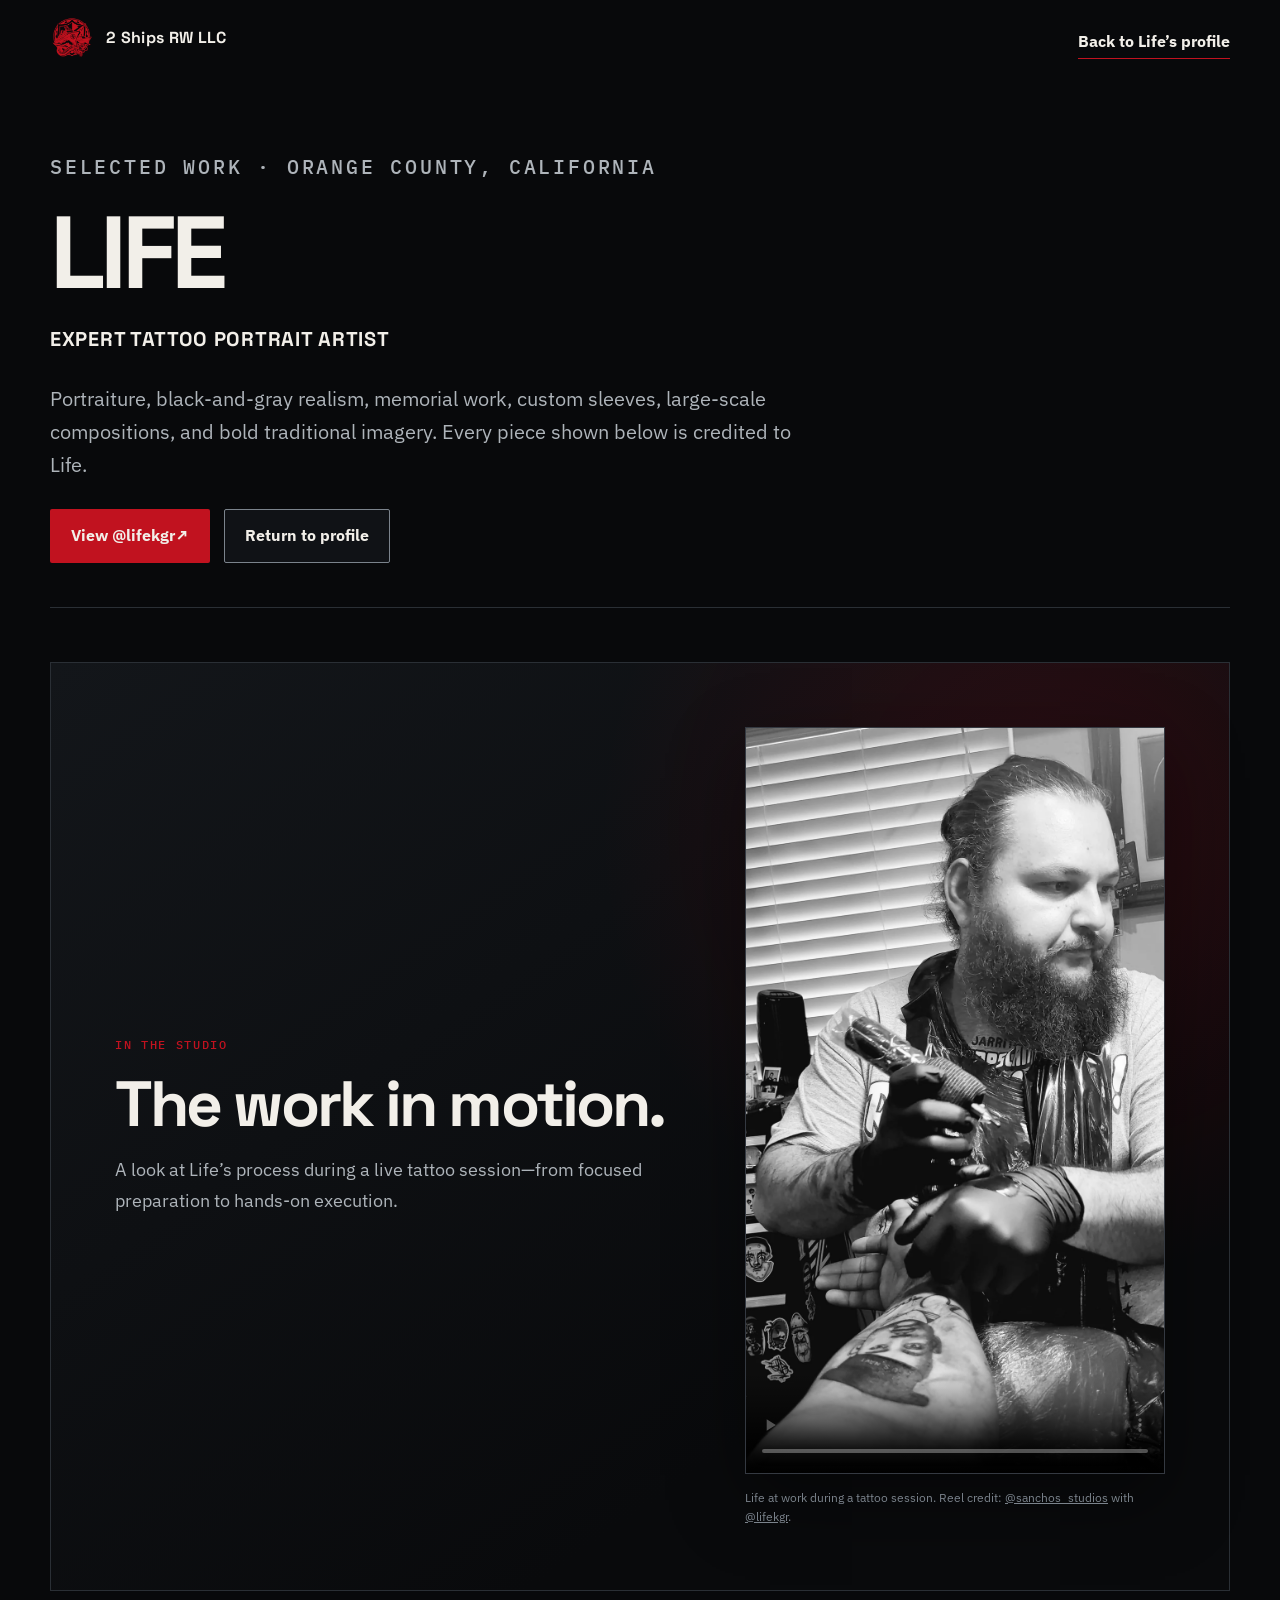
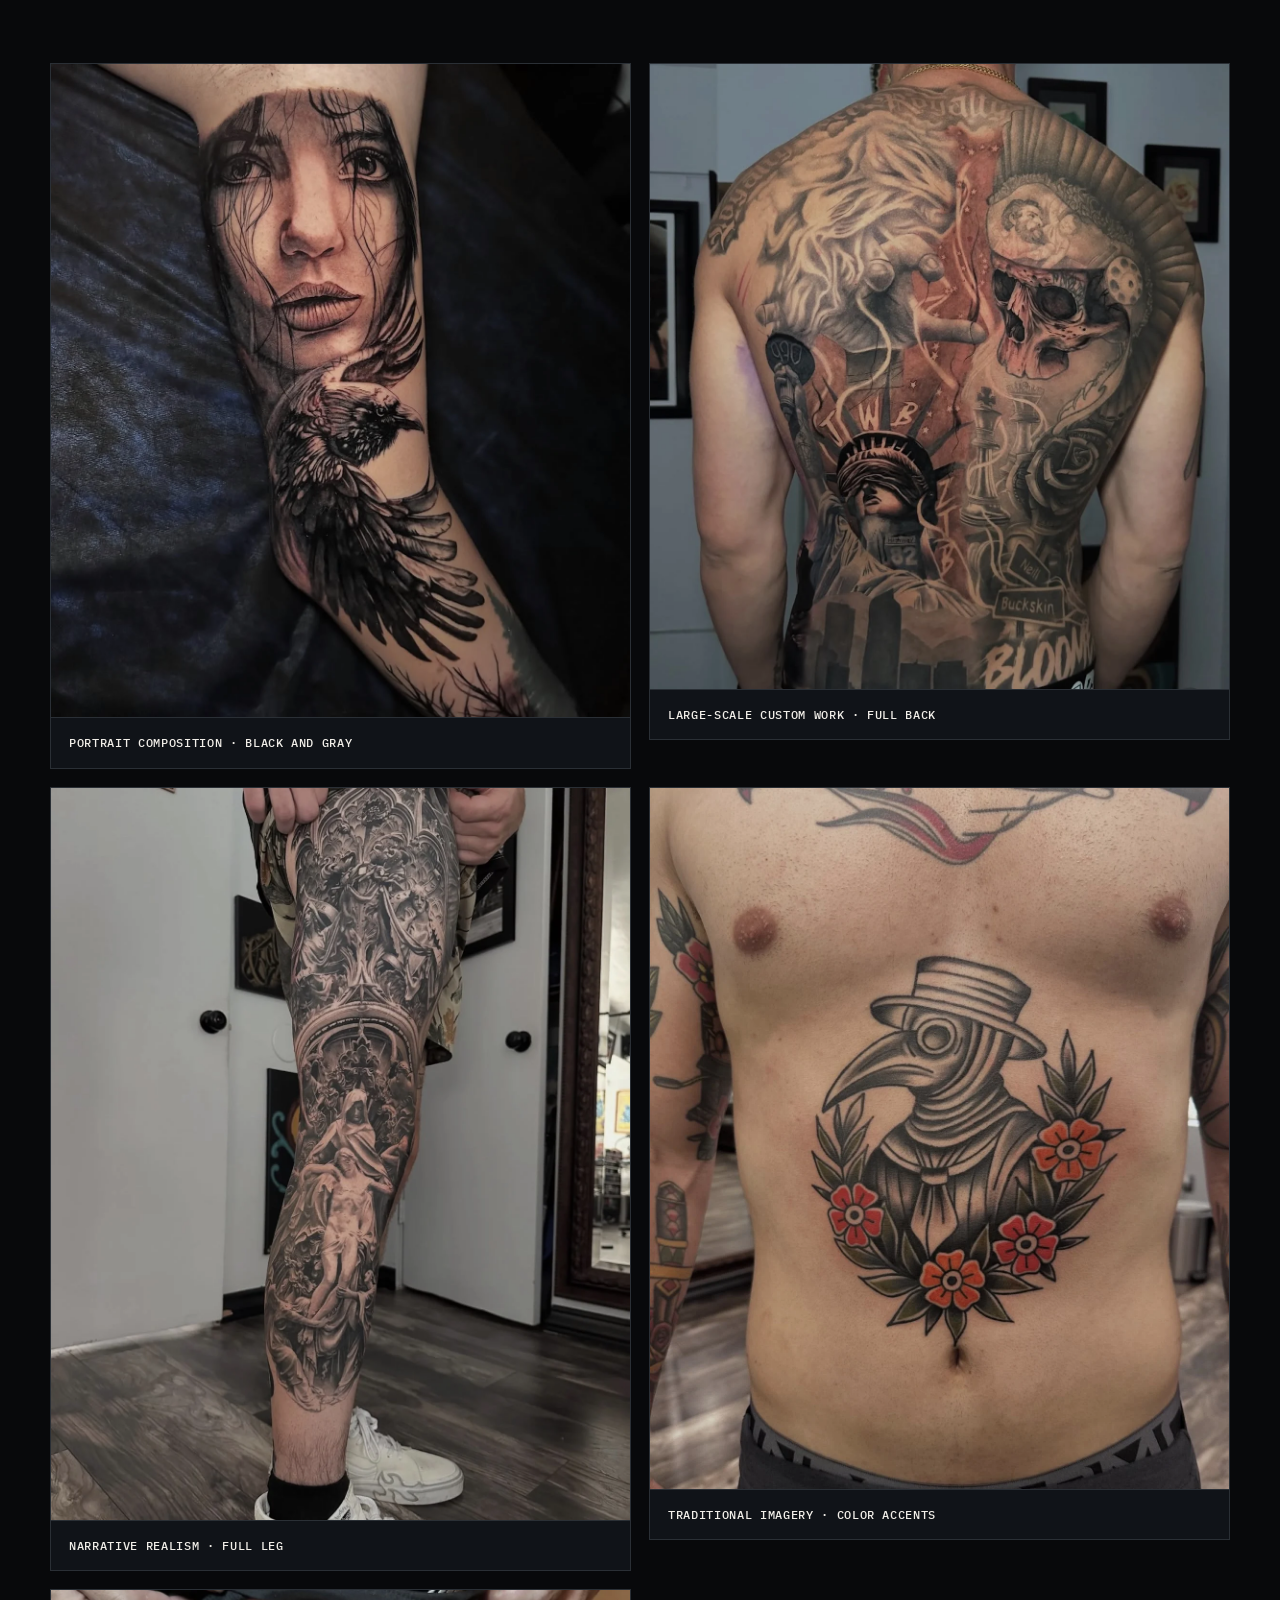
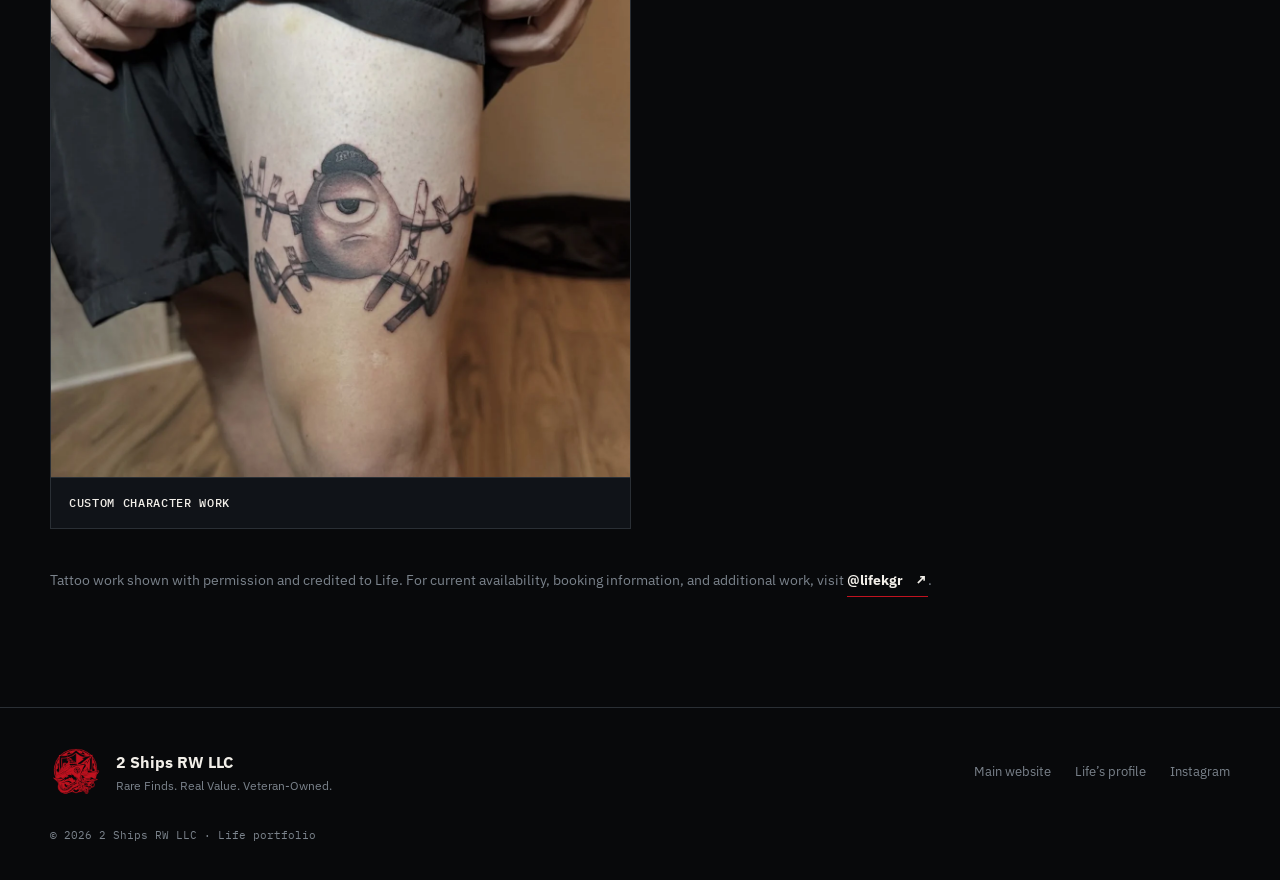
<file: david-madina-portfolio/index.html>
<!doctype html>
<html lang="en">
<head>
  <meta charset="utf-8">
  <meta name="viewport" content="width=device-width, initial-scale=1">
  <title>Life Portfolio | 2 Ships RW LLC</title>
  <meta http-equiv="refresh" content="0; url=../life-portfolio/">
  <link rel="canonical" href="https://2shipxrodwave.github.io/life-portfolio/">
  <script>window.location.replace('../life-portfolio/' + window.location.search + window.location.hash);</script>
</head>
<body>
  <p>This portfolio has moved to <a href="../life-portfolio/">Life’s portfolio</a>.</p>
</body>
</html>
</file>
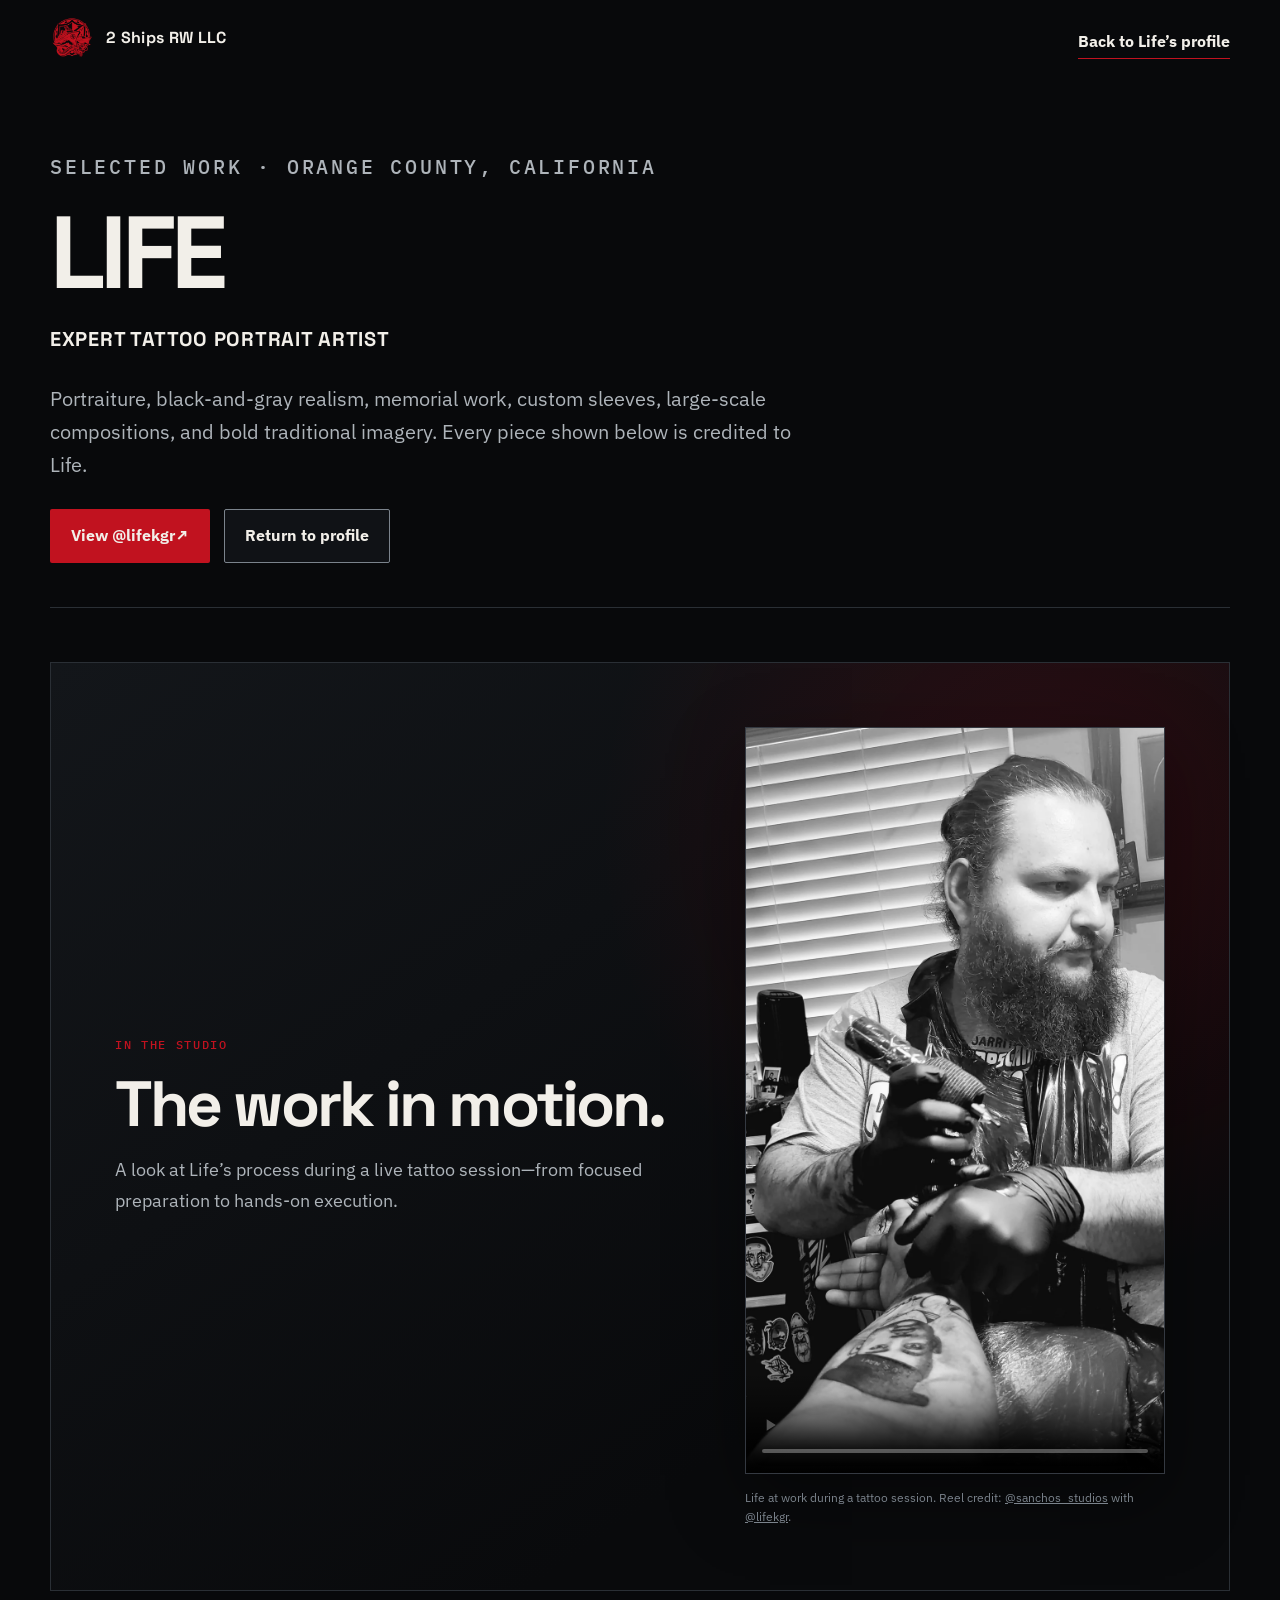
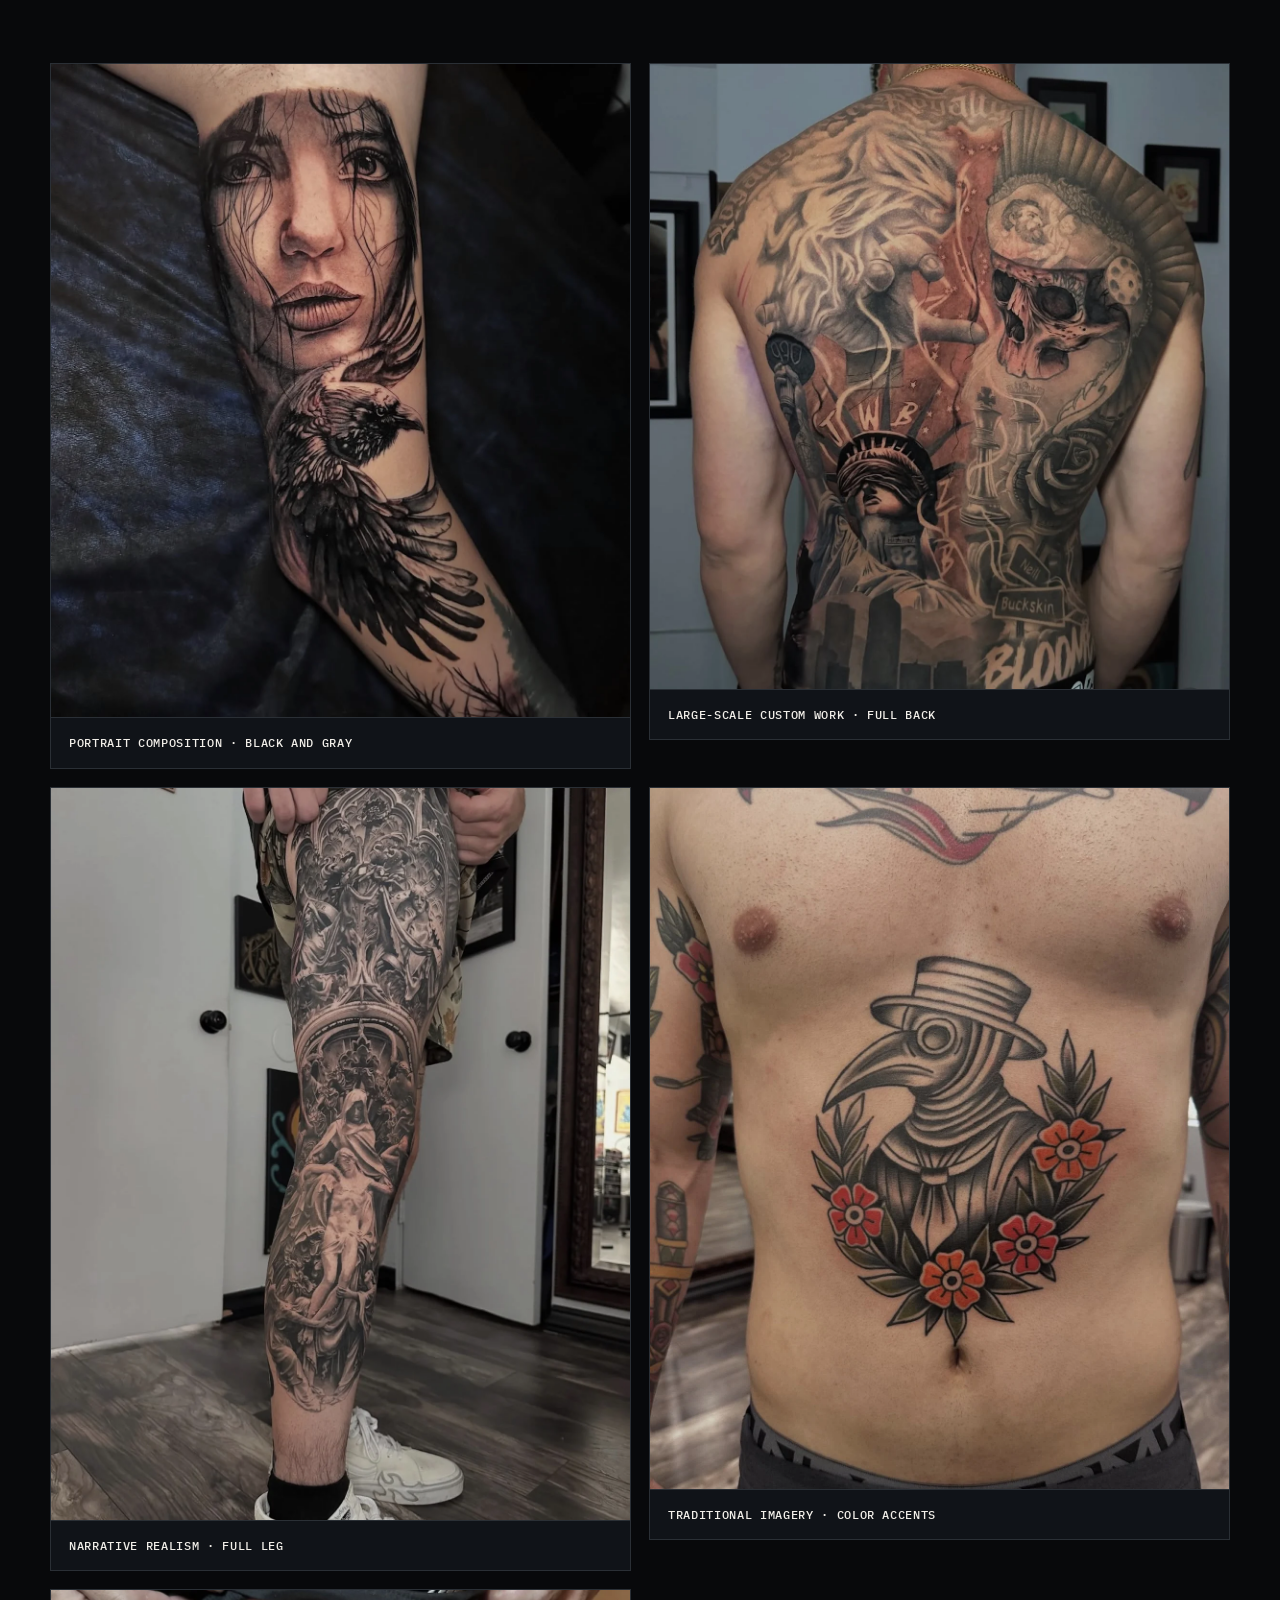
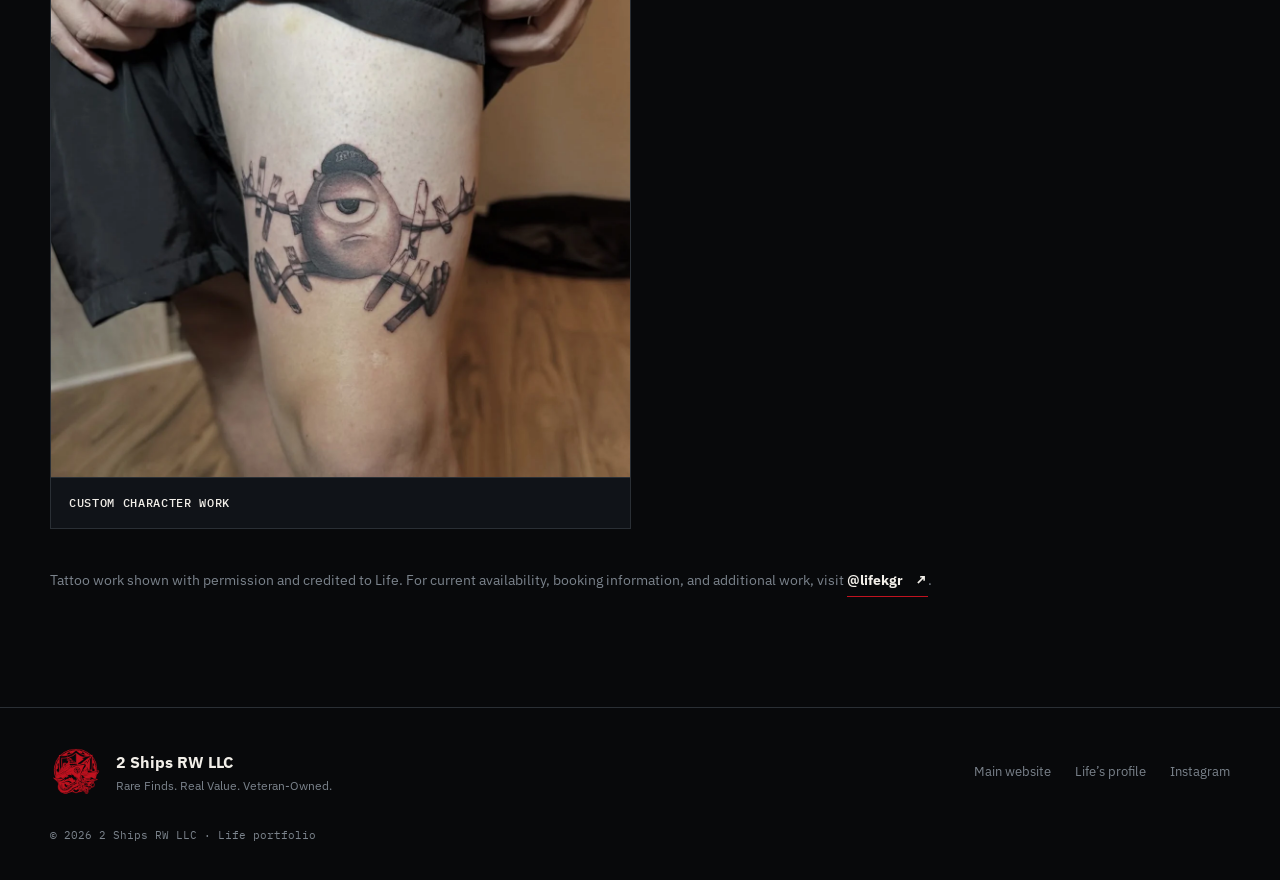
<file: life-portfolio/index.html>
<!doctype html>
<html lang="en">
<head>
  <meta charset="utf-8">
  <meta name="viewport" content="width=device-width, initial-scale=1">
  <title>Life Portfolio | Expert Tattoo Portrait Artist</title>
  <meta name="description" content="Selected tattoo portfolio by Life, an expert tattoo portrait artist working from San Clemente in Orange County, California.">
  <meta name="theme-color" content="#08090b">
  <link rel="icon" type="image/png" href="../assets/logo-detailed-red.png">
  <link rel="preconnect" href="https://fonts.googleapis.com">
  <link rel="preconnect" href="https://fonts.gstatic.com" crossorigin>
  <link href="https://fonts.googleapis.com/css2?family=IBM+Plex+Mono:wght@400;500&family=IBM+Plex+Sans:wght@400;500;600&family=Space+Grotesk:wght@500;600;700&display=swap" rel="stylesheet">
  <link rel="canonical" href="https://2shipxrodwave.github.io/life-portfolio/">
  <link rel="stylesheet" href="../styles.css?v=20260729-6">
  <script src="../script.js?v=20260729-5" defer></script>
</head>
<body class="portfolio-page">
  <a class="skip-link" href="#main">Skip to portfolio</a>
  <header class="site-header">
    <div class="nav-shell">
      <a class="brand" href="../#investment-opportunities" aria-label="Return to Life on the 2 Ships RW LLC homepage">
        <img src="../assets/logo-detailed-red.png" alt="Red 2 Ships RW LLC emblem">
        <span>2 Ships RW LLC</span>
      </a>
      <a class="text-link" href="../#investment-opportunities">Back to Life’s profile</a>
    </div>
  </header>

  <main id="main" class="portfolio-page-main">
    <section class="portfolio-page-hero">
      <p class="section-label">Selected work · Orange County, California</p>
      <h1>Life</h1>
      <p class="artist-title">Expert Tattoo Portrait Artist</p>
      <p>Portraiture, black-and-gray realism, memorial work, custom sleeves, large-scale compositions, and bold traditional imagery. Every piece shown below is credited to Life.</p>
      <div class="portfolio-page-actions">
        <a class="button button-primary" href="https://www.instagram.com/lifekgr/" target="_blank" rel="noopener">View @lifekgr <span aria-hidden="true">↗</span></a>
        <a class="button button-secondary" href="../#investment-opportunities">Return to profile</a>
      </div>
    </section>

    <section class="portfolio-page-video" aria-labelledby="studio-reel-heading">
      <div class="portfolio-video-copy">
        <p class="section-label">In the studio</p>
        <h2 id="studio-reel-heading">The work in motion.</h2>
        <p>A look at Life’s process during a live tattoo session—from focused preparation to hands-on execution.</p>
      </div>
      <figure class="portfolio-video-frame">
        <video controls playsinline preload="metadata" poster="../assets/life/life-at-work.webp" aria-describedby="studio-reel-caption">
          <source src="../assets/life/life-studio-reel.mp4" type="video/mp4">
          Your browser does not support embedded video. <a href="../assets/life/life-studio-reel.mp4">Download the studio reel</a>.
        </video>
        <figcaption id="studio-reel-caption">Life at work during a tattoo session. Reel credit: <a href="https://www.instagram.com/sanchos_studios/" target="_blank" rel="noopener">@sanchos_studios</a> with <a href="https://www.instagram.com/lifekgr/" target="_blank" rel="noopener">@lifekgr</a>.</figcaption>
      </figure>
    </section>

    <section class="portfolio-page-gallery" aria-labelledby="portfolio-heading">
      <h2 id="portfolio-heading" class="sr-only">Selected tattoo portfolio</h2>
      <div class="tattoo-portfolio" aria-label="Selected tattoo portfolio by Life">
        <figure class="portfolio-tile portfolio-tile-feature">
          <img src="../assets/life/life-portrait-raven.webp" alt="Black-and-gray portrait and raven tattoo by Life" width="1206" height="1361">
          <figcaption>Portrait composition · Black and gray</figcaption>
        </figure>
        <figure class="portfolio-tile">
          <img src="../assets/life/life-full-back.webp" alt="Large-scale custom full-back tattoo by Life" width="1206" height="1301" loading="lazy">
          <figcaption>Large-scale custom work · Full back</figcaption>
        </figure>
        <figure class="portfolio-tile">
          <img src="../assets/life/life-religious-leg-sleeve.webp" alt="Detailed black-and-gray religious leg sleeve tattoo by Life" width="1206" height="1525" loading="lazy">
          <figcaption>Narrative realism · Full leg</figcaption>
        </figure>
        <figure class="portfolio-tile">
          <img src="../assets/life/life-plague-doctor.webp" alt="Traditional plague doctor tattoo with red flowers by Life" width="1206" height="1460" loading="lazy">
          <figcaption>Traditional imagery · Color accents</figcaption>
        </figure>
        <figure class="portfolio-tile">
          <img src="../assets/life/life-character-piece.webp" alt="Custom character tattoo by Life" width="1206" height="1014" loading="lazy">
          <figcaption>Custom character work</figcaption>
        </figure>
      </div>
      <p class="portfolio-credit">Tattoo work shown with permission and credited to Life. For current availability, booking information, and additional work, visit <a class="text-link" href="https://www.instagram.com/lifekgr/" target="_blank" rel="noopener">@lifekgr <span aria-hidden="true">↗</span></a>.</p>
    </section>
  </main>

  <footer class="site-footer">
    <div class="footer-shell">
      <div class="footer-brand"><img src="../assets/logo-detailed-red.png" alt="Red 2 Ships RW LLC emblem"><div><strong>2 Ships RW LLC</strong><span>Rare Finds. Real Value. Veteran-Owned.</span></div></div>
      <div class="footer-links"><a href="../">Main website</a><a href="../#investment-opportunities">Life’s profile</a><a href="https://www.instagram.com/lifekgr/" target="_blank" rel="noopener">Instagram</a></div>
      <p>© <span data-year></span> 2 Ships RW LLC · Life portfolio</p>
    </div>
  </footer>
</body>
</html>
</file>
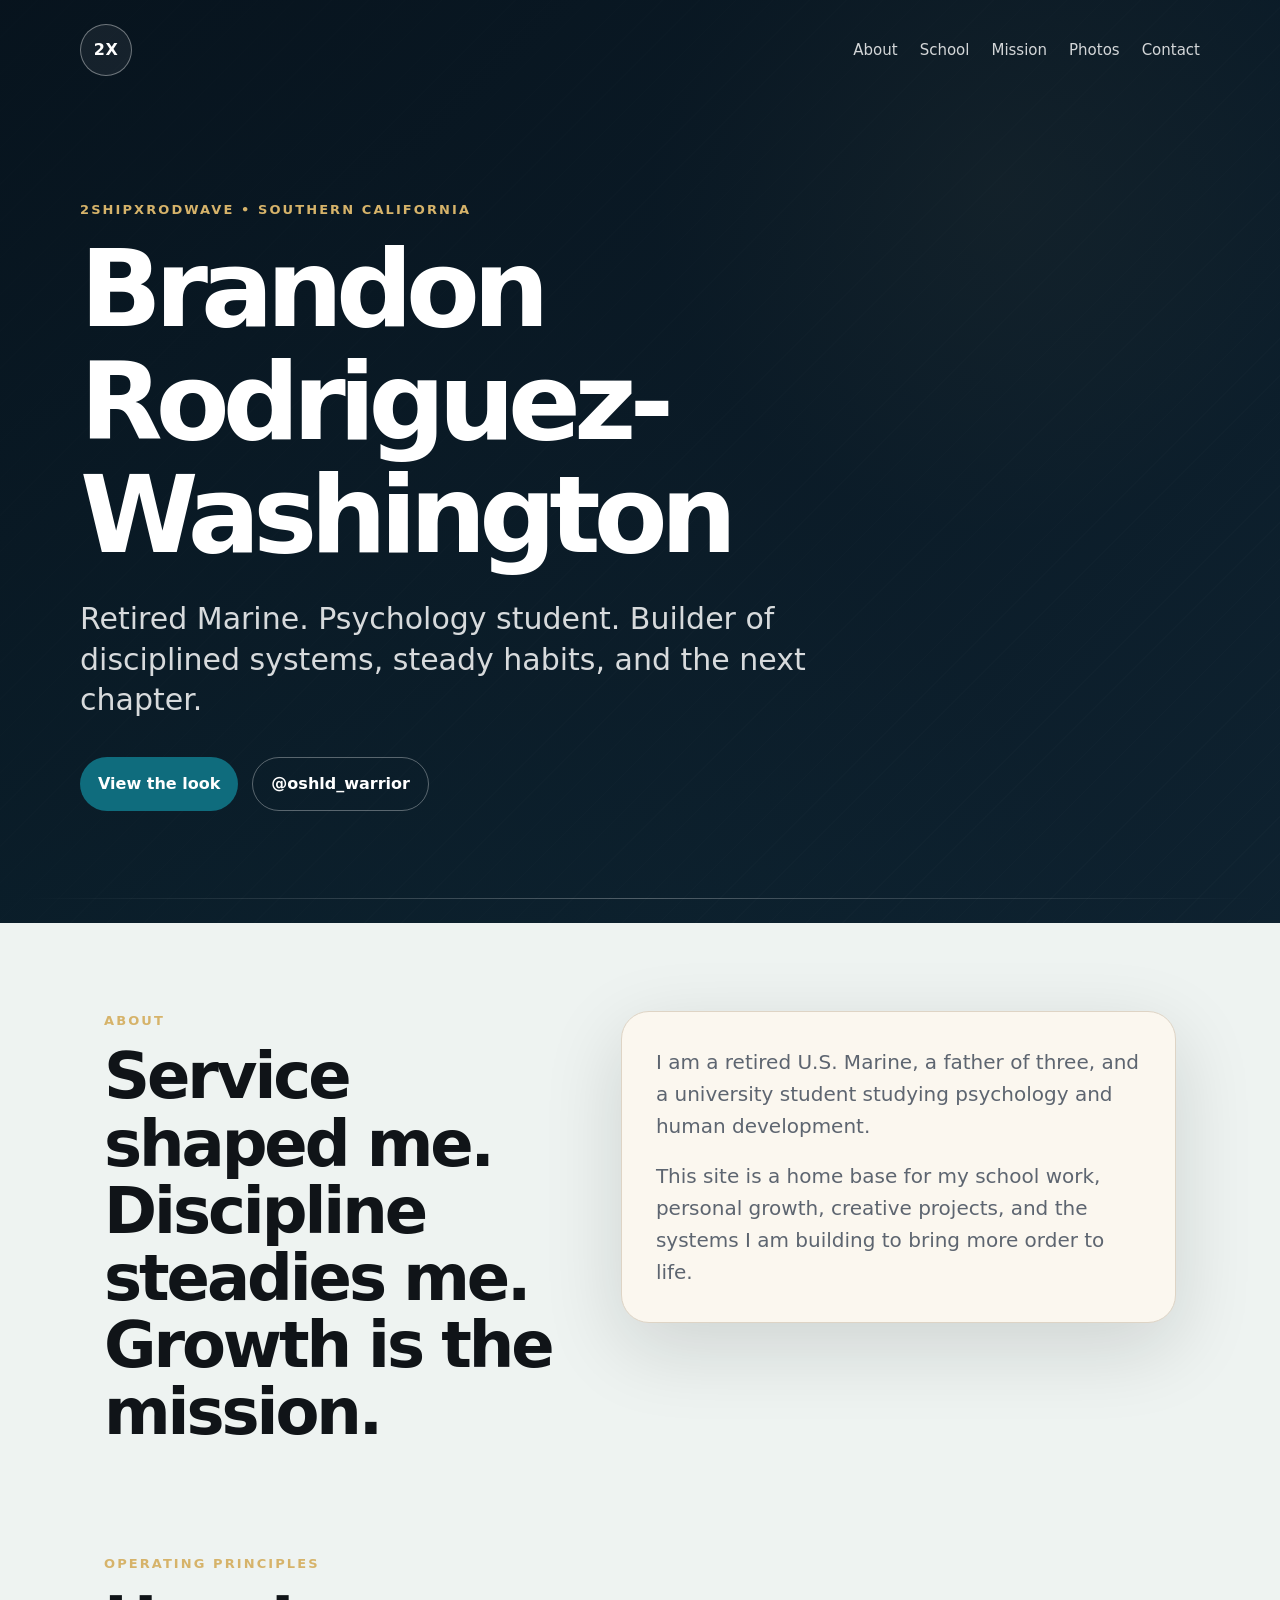
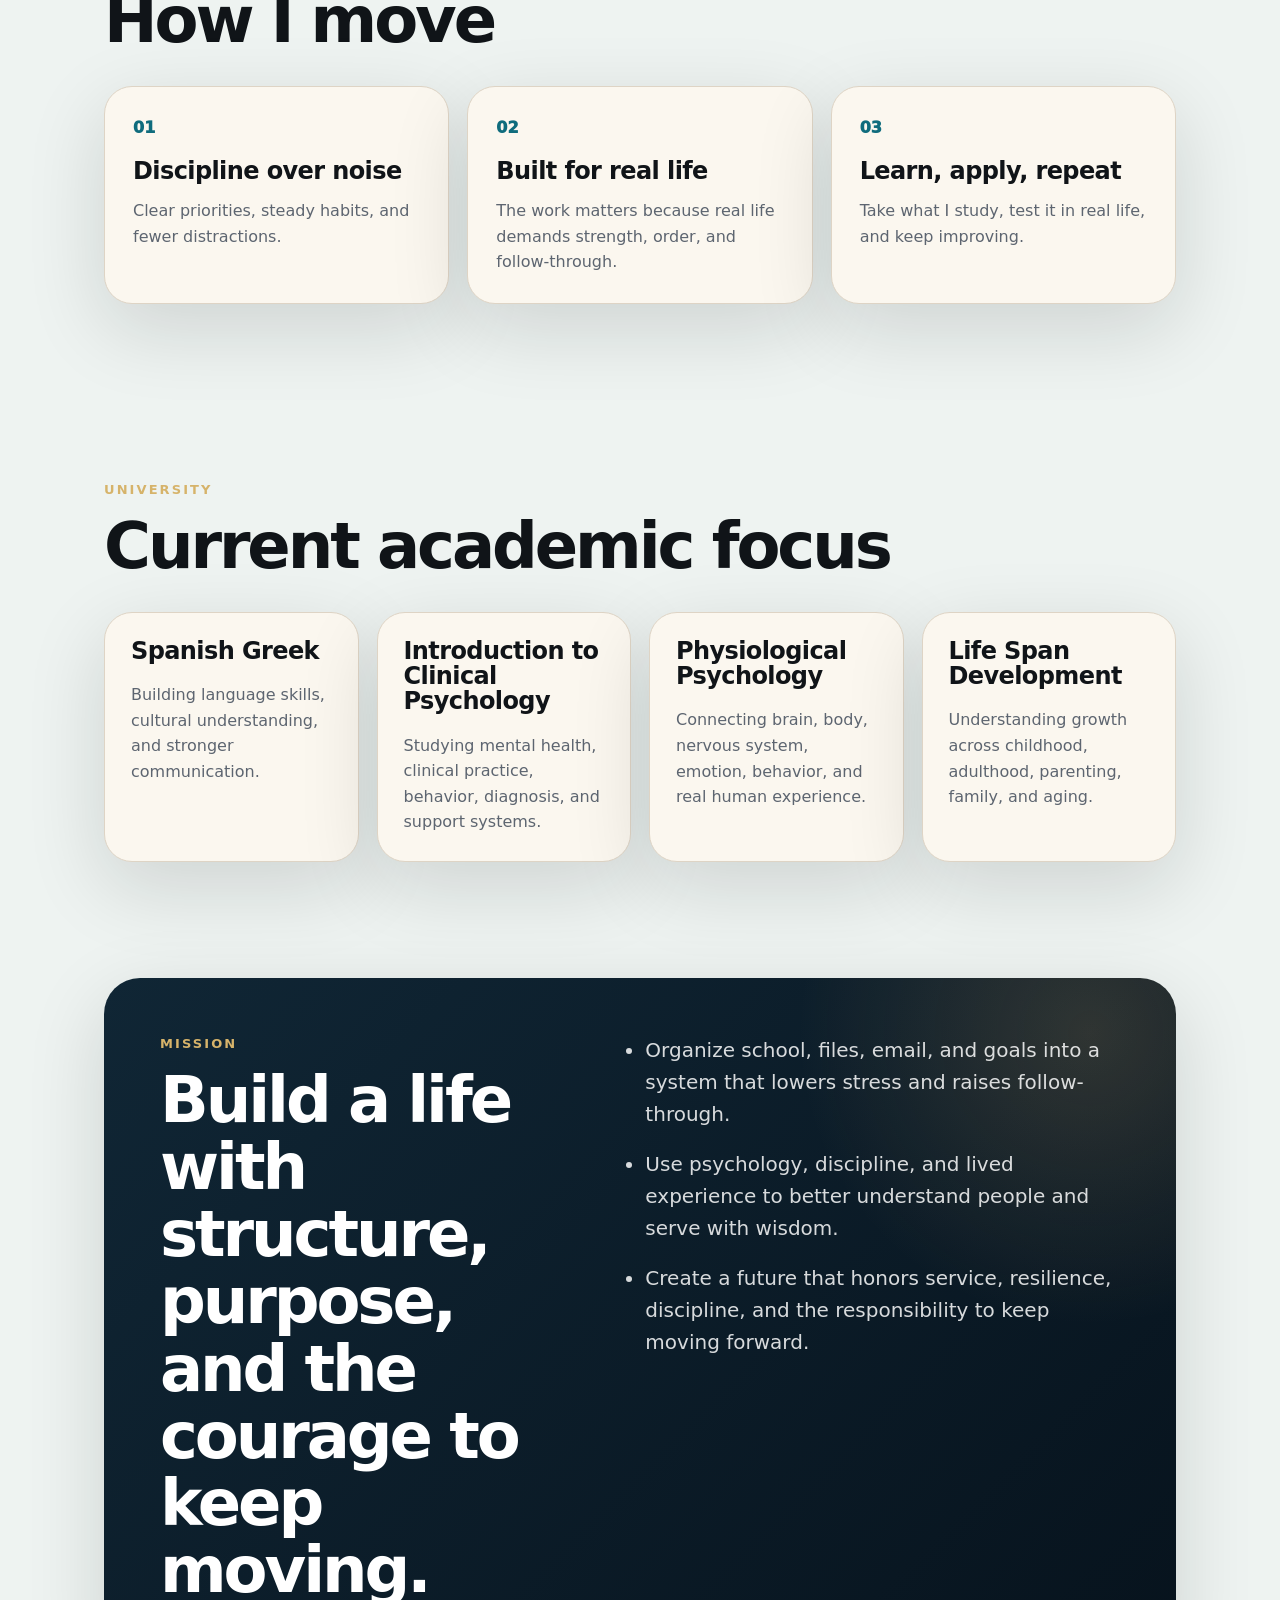
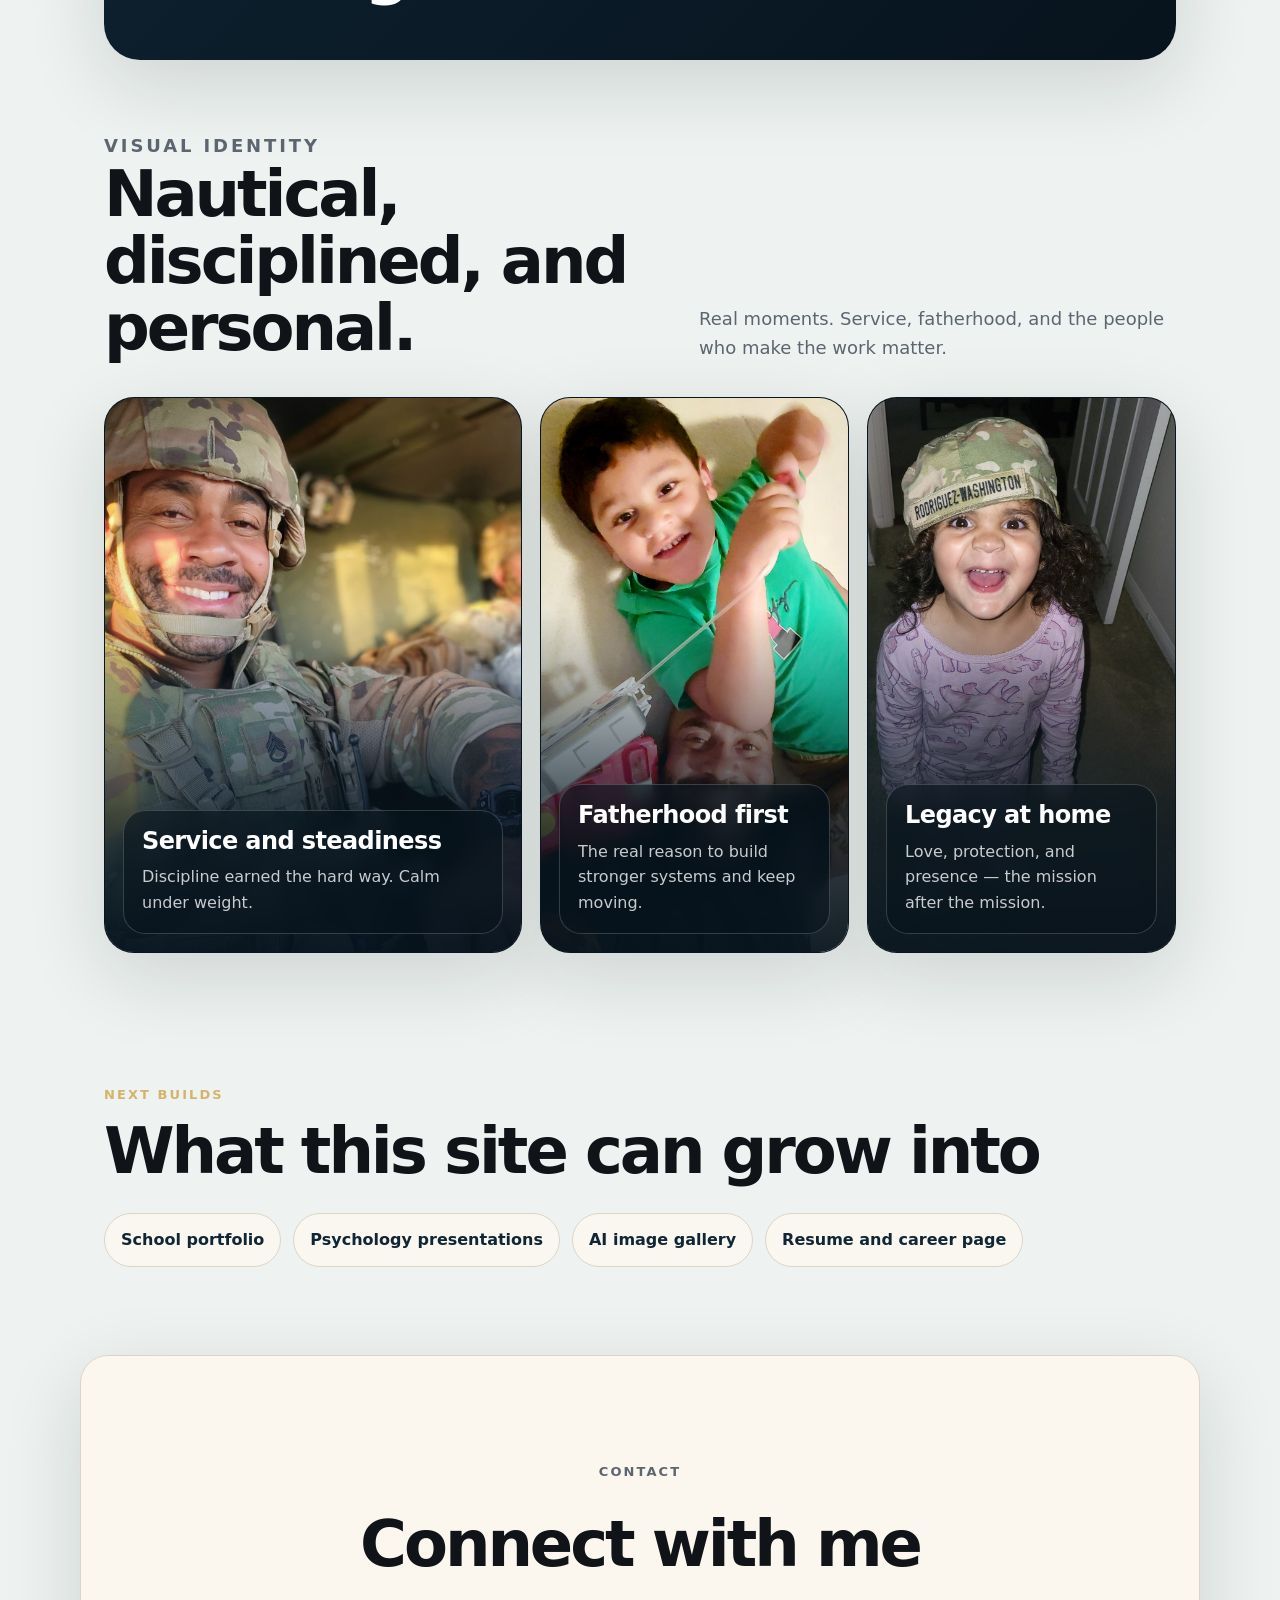
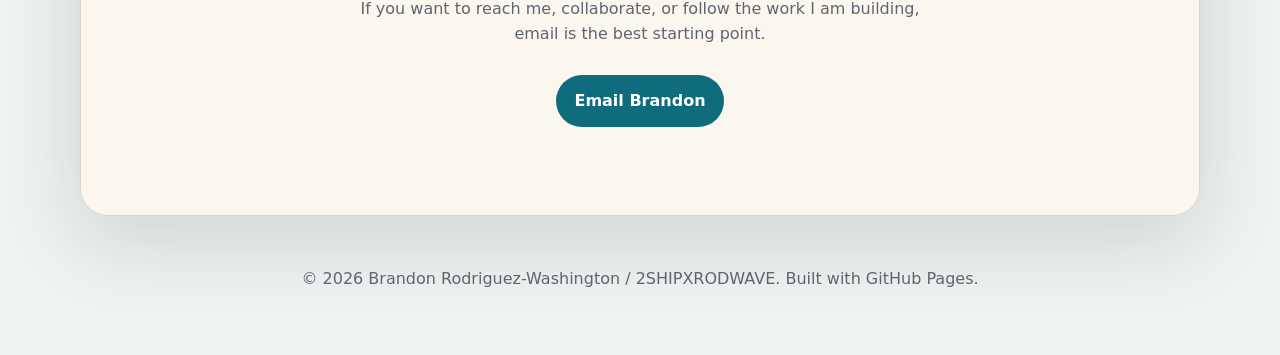
<file: personal/index.html>
<!DOCTYPE html>
<html lang="en">
<head>
  <meta charset="UTF-8" />
  <meta name="viewport" content="width=device-width, initial-scale=1.0" />
  <title>Brandon Rodriguez-Washington | 2SHIPXRODWAVE</title>
  <meta name="description" content="Personal website for Brandon Rodriguez-Washington — retired Marine, psychology student, and builder of disciplined systems." />
  <link rel="stylesheet" href="styles.css" />
</head>
<body>
  <header class="hero">
    <nav class="nav" aria-label="Main navigation">
      <a class="brand" href="#top">2X</a>
      <div class="nav-links">
        <a href="#about">About</a>
        <a href="#school">School</a>
        <a href="#mission">Mission</a>
        <a href="#gallery">Photos</a>
        <a href="#contact">Contact</a>
      </div>
    </nav>

    <section id="top" class="hero-content">
      <p class="eyebrow">2SHIPXRODWAVE • Southern California</p>
      <h1>Brandon Rodriguez-Washington</h1>
      <p class="lead">
        Retired Marine. Psychology student. Builder of disciplined systems, steady habits, and the next chapter.
      </p>
      <div class="hero-actions">
        <a class="button primary" href="#gallery">View the look</a>
        <a class="button secondary" href="https://www.instagram.com/oshld_warrior/" target="_blank" rel="noopener">@oshld_warrior</a>
      </div>
    </section>
  </header>

  <main>
    <section id="about" class="section two-column">
      <div>
        <p class="section-label">About</p>
        <h2>Service shaped me. Discipline steadies me. Growth is the mission.</h2>
      </div>
      <div class="card story-card">
        <p>
          I am a retired U.S. Marine, a father of three, and a university student studying psychology and human development.
        </p>
        <p>
          This site is a home base for my school work, personal growth, creative projects, and the systems I am building to bring more order to life.
        </p>
      </div>
    </section>

    <section id="principles" class="section principles">
      <p class="section-label">Operating principles</p>
      <h2>How I move</h2>
      <div class="principle-grid">
        <article>
          <span>01</span>
          <h3>Discipline over noise</h3>
          <p>Clear priorities, steady habits, and fewer distractions.</p>
        </article>
        <article>
          <span>02</span>
          <h3>Built for real life</h3>
          <p>The work matters because real life demands strength, order, and follow-through.</p>
        </article>
        <article>
          <span>03</span>
          <h3>Learn, apply, repeat</h3>
          <p>Take what I study, test it in real life, and keep improving.</p>
        </article>
      </div>
    </section>

    <section id="school" class="section">
      <p class="section-label">University</p>
      <h2>Current academic focus</h2>
      <div class="grid">
        <article class="class-card">
          <h3>Spanish Greek</h3>
          <p>Building language skills, cultural understanding, and stronger communication.</p>
        </article>
        <article class="class-card">
          <h3>Introduction to Clinical Psychology</h3>
          <p>Studying mental health, clinical practice, behavior, diagnosis, and support systems.</p>
        </article>
        <article class="class-card">
          <h3>Physiological Psychology</h3>
          <p>Connecting brain, body, nervous system, emotion, behavior, and real human experience.</p>
        </article>
        <article class="class-card">
          <h3>Life Span Development</h3>
          <p>Understanding growth across childhood, adulthood, parenting, family, and aging.</p>
        </article>
      </div>
    </section>

    <section id="mission" class="section two-column dark-panel">
      <div>
        <p class="section-label">Mission</p>
        <h2>Build a life with structure, purpose, and the courage to keep moving.</h2>
      </div>
      <ul class="goal-list">
        <li>Organize school, files, email, and goals into a system that lowers stress and raises follow-through.</li>
        <li>Use psychology, discipline, and lived experience to better understand people and serve with wisdom.</li>
        <li>Create a future that honors service, resilience, discipline, and the responsibility to keep moving forward.</li>
      </ul>
    </section>

    <section id="gallery" class="section gallery-section">
      <div class="gallery-heading">
        <div>
          <p class="section-label">Visual identity</p>
          <h2>Nautical, disciplined, and personal.</h2>
        </div>
        <p>
          Real moments. Service, fatherhood, and the people who make the work matter.
        </p>
      </div>
      <div class="photo-grid" aria-label="Personal photos of Brandon and family">
        <article class="photo-card tall">
          <img src="assets/photos/brandon-uniform.jpg" alt="Brandon smiling in uniform" />
          <div class="photo-copy">
            <h3>Service and steadiness</h3>
            <p>Discipline earned the hard way. Calm under weight.</p>
          </div>
        </article>
        <article class="photo-card">
          <img src="assets/photos/father-son.jpg" alt="Brandon smiling with his child" />
          <div class="photo-copy">
            <h3>Fatherhood first</h3>
            <p>The real reason to build stronger systems and keep moving.</p>
          </div>
        </article>
        <article class="photo-card">
          <img src="assets/photos/little-one-cap.jpg" alt="Child smiling in Brandon's cap" />
          <div class="photo-copy">
            <h3>Legacy at home</h3>
            <p>Love, protection, and presence — the mission after the mission.</p>
          </div>
        </article>
      </div>
    </section>

    <section id="projects" class="section project-strip">
      <p class="section-label">Next builds</p>
      <h2>What this site can grow into</h2>
      <div class="project-list">
        <div>School portfolio</div>
        <div>Psychology presentations</div>
        <div>AI image gallery</div>
        <div>Resume and career page</div>
      </div>
    </section>

    <section id="contact" class="section contact-card">
      <p class="section-label">Contact</p>
      <h2>Connect with me</h2>
      <p>If you want to reach me, collaborate, or follow the work I am building, email is the best starting point.</p>
      <a class="button primary" href="mailto:blrm13@yahoo.com">Email Brandon</a>
    </section>
  </main>

  <footer>
    <p>© <span id="year"></span> Brandon Rodriguez-Washington / 2SHIPXRODWAVE. Built with GitHub Pages.</p>
  </footer>

  <script>
    document.getElementById('year').textContent = new Date().getFullYear();
  </script>
</body>
</html>
</file>
<file: styles.css>
:root {
  --black: #08090b;
  --carbon: #14171b;
  --gunmetal: #2a2f35;
  --steel: #7b838c;
  --white: #f2efe9;
  --red: #c1121f;
  --deep-red: #720a12;
  --font-head: "Space Grotesk", sans-serif;
  --font-body: "IBM Plex Sans", sans-serif;
  --font-mono: "IBM Plex Mono", monospace;
  --shell: min(1180px, calc(100% - 40px));
}

* { box-sizing: border-box; }
html { scroll-behavior: smooth; }
body {
  margin: 0;
  background: var(--black);
  color: var(--white);
  font-family: var(--font-body);
  line-height: 1.6;
  overflow-x: hidden;
}
img { max-width: 100%; display: block; }
a { color: inherit; }
button, a { -webkit-tap-highlight-color: transparent; }
::selection { background: var(--red); color: var(--white); }

.sr-only {
  position: absolute; width: 1px; height: 1px; padding: 0; margin: -1px;
  overflow: hidden; clip: rect(0, 0, 0, 0); white-space: nowrap; border: 0;
}
.skip-link {
  position: fixed; left: 16px; top: -80px; z-index: 10000;
  padding: 12px 16px; background: var(--white); color: var(--black); font-weight: 700;
}
.skip-link:focus { top: 16px; }

.site-header {
  position: fixed; inset: 0 0 auto; z-index: 1000;
  border-bottom: 1px solid transparent;
  transition: background .25s ease, border-color .25s ease, backdrop-filter .25s ease;
}
.site-header.scrolled {
  background: rgba(8, 9, 11, .9);
  border-color: rgba(123, 131, 140, .22);
  backdrop-filter: blur(16px);
}
.nav-shell {
  width: var(--shell); min-height: 76px; margin: 0 auto;
  display: flex; align-items: center; justify-content: space-between; gap: 28px;
}
.brand { display: inline-flex; align-items: center; gap: 12px; text-decoration: none; font-family: var(--font-head); font-weight: 700; letter-spacing: .02em; }
.brand img { width: 44px; height: 44px; object-fit: contain; }
.site-nav { display: flex; align-items: center; gap: 28px; }
.site-nav a { color: #c2c7cc; text-decoration: none; font-size: 14px; font-weight: 600; }
.site-nav a:hover, .site-nav a:focus-visible { color: var(--white); }
.site-nav .nav-cta { padding: 10px 15px; background: var(--red); color: var(--white); }
.site-nav .nav-cta:hover { background: var(--deep-red); }
.menu-toggle { display: none; width: 44px; height: 44px; border: 1px solid var(--gunmetal); background: var(--carbon); padding: 10px; }
.menu-toggle span:not(.sr-only) { display: block; height: 2px; margin: 5px 0; background: var(--white); }

.hero { min-height: 720px; position: relative; display: grid; align-items: center; overflow: hidden; padding: 112px 0 48px; }
.hero::before { content: ""; position: absolute; inset: 0; background: radial-gradient(circle at 82% 22%, rgba(193, 18, 31, .15), transparent 28%), linear-gradient(130deg, #08090b 45%, #0d1014); }
.hero::after { content: ""; position: absolute; inset: 0; opacity: .55; background-image: linear-gradient(rgba(42,47,53,.3) 1px, transparent 1px), linear-gradient(90deg, rgba(42,47,53,.3) 1px, transparent 1px); background-size: 80px 80px; mask-image: linear-gradient(to right, black, transparent 82%); }
.route-grid { position: absolute; inset: 0; z-index: 1; pointer-events: none; opacity: .36; }
.route-grid svg { width: 100%; height: 100%; }
.route { fill: none; stroke-width: 2; vector-effect: non-scaling-stroke; }
.route-steel { stroke: var(--gunmetal); }
.route-red { stroke: var(--red); stroke-dasharray: 8 10; }
.route-grid circle { fill: var(--steel); }
.route-grid .node-red { fill: var(--red); }
.route-grid .node-light { fill: var(--white); }
.hero-shell { width: var(--shell); margin: 0 auto; position: relative; z-index: 2; display: grid; grid-template-columns: 1.18fr .82fr; gap: 70px; align-items: center; }
.eyebrow, .section-label { margin: 0 0 16px; font: 500 12px/1.4 var(--font-mono); letter-spacing: .14em; text-transform: uppercase; color: var(--red); }
h1, h2, h3 { font-family: var(--font-head); margin: 0; line-height: 1.02; }
h1 { max-width: 840px; font-size: clamp(54px, 6.2vw, 88px); letter-spacing: -.055em; text-transform: uppercase; }
h1 span { display: block; white-space: nowrap; }
h2 { font-size: clamp(40px, 5.2vw, 72px); letter-spacing: -.045em; }
h3 { font-size: 25px; letter-spacing: -.025em; }
.hero-lead { max-width: 730px; margin: 22px 0 0; color: #aeb4ba; font-size: clamp(18px, 1.8vw, 23px); line-height: 1.45; }
.actions { margin-top: 28px; display: flex; flex-wrap: wrap; gap: 14px; }
.button { min-height: 50px; display: inline-flex; align-items: center; justify-content: center; padding: 13px 20px; border: 1px solid transparent; border-radius: 2px; font-weight: 700; text-decoration: none; transition: transform .2s ease, background .2s ease, border-color .2s ease; }
.button:hover { transform: translateY(-2px); }
.button-primary { background: var(--red); color: var(--white); }
.button-primary:hover { background: var(--deep-red); }
.button-secondary { border-color: var(--steel); color: var(--white); background: rgba(20, 23, 27, .72); }
.button-secondary:hover { border-color: var(--white); }
.hero-proof { margin-top: 26px; display: flex; flex-wrap: wrap; gap: 12px 22px; color: #aeb4ba; font: 500 11px/1.4 var(--font-mono); letter-spacing: .06em; text-transform: uppercase; }
.hero-proof span { position: relative; }
.hero-proof span + span::before { content: ""; width: 5px; height: 5px; position: absolute; left: -14px; top: 6px; background: var(--red); transform: rotate(45deg); }
.hero-mark { position: relative; display: grid; place-items: center; }
.hero-mark::before { content: ""; position: absolute; width: 76%; aspect-ratio: 1; border: 1px solid var(--gunmetal); border-radius: 50%; }
.hero-mark img { width: min(450px, 100%); filter: drop-shadow(0 32px 50px rgba(0,0,0,.38)); }

.section { padding: 112px 0; }
.section-shell { width: var(--shell); margin: 0 auto; }
.positioning { padding-block: 104px; display: grid; grid-template-columns: 1fr .9fr; gap: 90px; align-items: start; }
.positioning h2 { max-width: 720px; }
.positioning-copy { border-top: 1px solid var(--gunmetal); padding-top: 28px; }
.positioning-copy p, .section-heading > p, .founder-copy > p, .resources p { color: var(--steel); font-size: 19px; }
.text-link { display: inline-flex; gap: 12px; margin-top: 12px; color: var(--white); text-decoration: none; font-weight: 700; border-bottom: 1px solid var(--red); padding-bottom: 4px; }
.text-link:hover { color: var(--red); }
.section-dark { background: var(--carbon); border-block: 1px solid var(--gunmetal); }
.section-light { background: var(--white); color: var(--black); }
.section-heading { display: grid; grid-template-columns: 1fr .68fr; gap: 60px; align-items: end; margin-bottom: 54px; }
.section-heading .section-label { grid-column: 1 / -1; margin-bottom: -30px; }
.section-heading > p { margin: 0; }
.section-light .section-heading > p { color: #545b63; }

.capability-grid { display: grid; grid-template-columns: repeat(3, 1fr); border-top: 1px solid var(--gunmetal); border-left: 1px solid var(--gunmetal); }
.capability-card { min-height: 300px; padding: 30px; border-right: 1px solid var(--gunmetal); border-bottom: 1px solid var(--gunmetal); display: flex; flex-direction: column; transition: background .2s ease, transform .2s ease; }
.capability-card:hover { background: #181c21; transform: translateY(-2px); }
.capability-card > span { color: var(--red); font: 500 13px var(--font-mono); }
.capability-card h3 { margin-top: auto; }
.capability-card p { margin: 16px 0 0; color: var(--steel); }

.process { border-top: 1px solid #c4beb3; }
.process-step { display: grid; grid-template-columns: 100px 1fr; gap: 26px; padding: 32px 0; border-bottom: 1px solid #c4beb3; }
.process-step > span { color: var(--red); font: 500 15px var(--font-mono); }
.process-step > div { display: grid; grid-template-columns: .65fr 1fr; gap: 40px; align-items: baseline; }
.process-step p { margin: 0; color: #545b63; font-size: 18px; }

.initiative-grid { display: grid; grid-template-columns: repeat(2, 1fr); gap: 18px; }
.initiative-feature, .initiative-card { min-height: 360px; padding: 34px; border: 1px solid var(--gunmetal); background: #101318; display: flex; flex-direction: column; }
.initiative-feature { background: linear-gradient(145deg, rgba(193,18,31,.15), transparent 52%), #101318; }
.initiative-tag, .initiative-card > span { width: fit-content; color: var(--red); font: 500 11px var(--font-mono); letter-spacing: .1em; text-transform: uppercase; }
.initiative-feature h3, .initiative-card h3 { margin-top: auto; }
.initiative-feature p, .initiative-card p { color: var(--steel); }
.entity-note { margin: 24px 0 0; padding-left: 18px; border-left: 3px solid var(--red); color: var(--steel); font-size: 14px; }

.section-investment { background: linear-gradient(145deg, rgba(193,18,31,.14), transparent 36%), #090b0e; border-block: 1px solid var(--gunmetal); }
.artist-opportunity { margin-bottom: 24px; display: grid; grid-template-columns: .78fr 1.22fr; min-height: 540px; border: 1px solid var(--gunmetal); background: #101318; }
.artist-lead { min-height: 540px; overflow: hidden; }
.artist-lead img { width: 100%; height: 100%; display: block; object-fit: cover; object-position: 50% 38%; filter: grayscale(1) contrast(1.06); }
.artist-copy { padding: clamp(34px, 5vw, 72px); display: flex; flex-direction: column; justify-content: center; }
.opportunity-tag { color: var(--red); font: 500 12px var(--font-mono); letter-spacing: .09em; text-transform: uppercase; }
.artist-copy h3 { margin: 24px 0 0; font-size: clamp(48px, 6vw, 86px); text-transform: uppercase; }
.artist-title { margin: 0 0 26px; color: var(--white) !important; font: 700 clamp(22px, 2.4vw, 34px) var(--font-head); text-transform: uppercase; letter-spacing: .035em; }
.artist-copy > p { color: #b2b8be; font-size: 18px; line-height: 1.72; }
.artist-actions { margin-top: 22px; display: flex; gap: 14px; flex-wrap: wrap; }
.artist-actions .button { min-height: 50px; }
.tattoo-portfolio { scroll-margin-top: 96px; display: grid; grid-template-columns: 1.08fr 1fr 1fr; grid-template-rows: repeat(2, 430px); gap: 18px; }
.portfolio-tile { min-width: 0; margin: 0; position: relative; overflow: hidden; border: 1px solid var(--gunmetal); background: #08090b; display: grid; grid-template-rows: minmax(0, 1fr) auto; }
.portfolio-tile-feature { grid-row: span 2; }
.portfolio-tile img { width: 100%; height: 100%; min-height: 0; display: block; object-fit: contain; background: #08090b; transition: transform .35s ease; }
.portfolio-tile:hover img { transform: scale(1.012); }
.portfolio-tile figcaption { position: static; padding: 16px 18px; border-top: 1px solid var(--gunmetal); background: #101318; color: var(--white); font: 500 12px var(--font-mono); letter-spacing: .055em; line-height: 1.45; text-transform: uppercase; }
.investment-note { margin: 24px 0 0; padding-left: 18px; border-left: 3px solid var(--red); color: var(--steel); font-size: 13px; line-height: 1.6; }

.section-partners { background: linear-gradient(145deg, rgba(193,18,31,.12), transparent 42%), #0c0f13; border-bottom: 1px solid var(--gunmetal); }
.partner-grid { display: grid; grid-template-columns: repeat(2, 1fr); gap: 20px; }
.partner-card { min-height: 430px; padding: 38px; border: 1px solid var(--gunmetal); background: rgba(16,19,24,.92); display: flex; flex-direction: column; transition: border-color .2s ease, transform .2s ease; }
.partner-card:hover { border-color: #5b626a; transform: translateY(-2px); }
.partner-type { color: var(--red); font: 500 12px var(--font-mono); letter-spacing: .09em; text-transform: uppercase; }
.partner-card h3 { margin: 28px 0 16px; font-size: clamp(30px, 3.5vw, 48px); }
.partner-card > p { margin: 0; color: #aeb5bc; font-size: 18px; line-height: 1.7; }
.partner-meta { margin-top: auto; padding-top: 32px; display: grid; gap: 4px; }
.partner-meta strong { color: var(--white); }
.partner-meta span { color: var(--steel); font: 400 12px var(--font-mono); }
.partner-card .text-link { align-self: flex-start; margin-top: 22px; }

.section-founder { background: var(--black); }
.founder-grid { display: grid; grid-template-columns: .68fr 1.32fr; gap: 90px; align-items: center; }
.founder-mark { min-height: 520px; position: relative; display: grid; place-items: center; border: 1px solid var(--gunmetal); background-image: linear-gradient(rgba(42,47,53,.35) 1px, transparent 1px), linear-gradient(90deg, rgba(42,47,53,.35) 1px, transparent 1px); background-size: 64px 64px; }
.founder-mark img { width: 82%; }
.founder-copy > p { line-height: 1.7; }
.founder-facts { margin-top: 34px; display: grid; grid-template-columns: repeat(2, 1fr); border-block: 1px solid var(--gunmetal); }
.founder-facts div { padding: 24px 18px; border-right: 1px solid var(--gunmetal); }
.founder-facts div:last-child { border-right: 0; }
.founder-facts strong { display: block; font: 700 38px var(--font-head); color: var(--white); }
.founder-facts span { display: block; color: var(--steel); font-size: 13px; }

.resources { background: var(--white); color: var(--black); }
.resources-grid { display: grid; grid-template-columns: 1fr .78fr; gap: 70px; align-items: end; }
.resource-links { display: grid; border-top: 1px solid #b8b2a8; }
.resource-links a { display: flex; justify-content: space-between; gap: 20px; padding: 20px 0; border-bottom: 1px solid #b8b2a8; text-decoration: none; font-weight: 700; }
.resource-links a:hover { color: var(--red); }
.contact { background: linear-gradient(145deg, rgba(193,18,31,.18), transparent 45%), var(--carbon); text-align: center; }
.contact-shell { max-width: 980px; }
.contact h2 { font-size: clamp(48px, 6vw, 84px); text-transform: uppercase; }
.contact p { color: #abb1b7; font-size: 20px; }
.contact .button { margin-top: 20px; }

.site-footer { border-top: 1px solid var(--gunmetal); padding: 38px 0; }
.footer-shell { width: var(--shell); margin: 0 auto; display: grid; grid-template-columns: 1fr auto; gap: 30px; align-items: center; }
.footer-brand { display: flex; align-items: center; gap: 14px; }
.footer-brand img { width: 52px; height: 52px; object-fit: contain; }
.footer-brand strong, .footer-brand span { display: block; }
.footer-brand span { color: var(--steel); font-size: 12px; }
.footer-links { display: flex; flex-wrap: wrap; justify-content: flex-end; gap: 18px 24px; }
.footer-links a { color: var(--steel); text-decoration: none; font-size: 13px; }
.footer-links a:hover { color: var(--white); }
.site-footer p { grid-column: 1 / -1; margin: 0; color: var(--steel); font: 400 11px var(--font-mono); }

.portfolio-page-main { padding: 150px 0 110px; }
.portfolio-page-hero { width: var(--shell); margin: 0 auto 54px; padding-bottom: 44px; border-bottom: 1px solid var(--gunmetal); }
.portfolio-page-hero h1 { max-width: 950px; margin: 18px 0; font-size: clamp(54px, 8vw, 108px); }
.portfolio-page-hero p { max-width: 760px; color: #aeb4ba; font-size: 20px; line-height: 1.65; }
.portfolio-page-actions { margin-top: 28px; display: flex; flex-wrap: wrap; gap: 14px; }
.portfolio-page-video { width: var(--shell); margin: 0 auto 72px; padding: clamp(30px, 5vw, 68px); display: grid; grid-template-columns: minmax(0, 1fr) minmax(280px, 420px); align-items: center; gap: clamp(34px, 6vw, 86px); border: 1px solid var(--gunmetal); background: radial-gradient(circle at 85% 18%, rgba(198, 0, 16, .17), transparent 36%), linear-gradient(145deg, #13161a, #090a0c 72%); }
.portfolio-video-copy h2 { margin: 18px 0; max-width: 620px; font-size: clamp(38px, 5vw, 70px); }
.portfolio-video-copy > p:last-child { max-width: 570px; margin: 0; color: #aeb4ba; font-size: 18px; line-height: 1.7; }
.portfolio-video-frame { width: 100%; max-width: 420px; margin: 0; justify-self: end; }
.portfolio-video-frame video { display: block; width: 100%; aspect-ratio: 9 / 16; object-fit: cover; background: #000; border: 1px solid #343941; box-shadow: 0 26px 70px rgba(0, 0, 0, .4); }
.portfolio-video-frame figcaption { margin-top: 14px; color: var(--steel); font-size: 12px; line-height: 1.6; }
.portfolio-video-frame figcaption a { color: var(--off-white); }
.portfolio-page-gallery { width: var(--shell); margin: 0 auto; }
.portfolio-page .tattoo-portfolio { grid-template-columns: repeat(2, minmax(0, 1fr)); grid-template-rows: none; align-items: start; }
.portfolio-page .portfolio-tile, .portfolio-page .portfolio-tile-feature { min-height: 0; grid-row: auto; }
.portfolio-page .portfolio-tile img { width: 100%; height: auto; padding: 0; object-fit: initial; }
.portfolio-credit { margin: 28px 0 0; color: var(--steel); font-size: 14px; line-height: 1.7; }

.reveal { opacity: 0; transform: translateY(20px); transition: opacity .65s ease, transform .65s ease; }
.reveal.visible { opacity: 1; transform: none; }

:focus-visible { outline: 3px solid var(--red); outline-offset: 4px; }
@media (prefers-reduced-motion: reduce) {
  html { scroll-behavior: auto; }
  *, *::before, *::after { animation-duration: .01ms !important; animation-iteration-count: 1 !important; transition-duration: .01ms !important; }
  .reveal { opacity: 1; transform: none; }
}

@media (max-width: 980px) {
  .menu-toggle { display: block; }
  .site-nav { position: absolute; left: 20px; right: 20px; top: 76px; padding: 18px; display: none; flex-direction: column; align-items: stretch; background: rgba(8,9,11,.98); border: 1px solid var(--gunmetal); }
  .site-nav.open { display: flex; }
  .site-nav a { padding: 10px; }
  .hero { min-height: auto; }
  .hero-shell, .positioning, .artist-opportunity, .founder-grid, .resources-grid { grid-template-columns: 1fr; }
  .artist-lead { min-height: 580px; max-height: 720px; }
  .tattoo-portfolio { grid-template-columns: 1fr 1fr; grid-template-rows: 620px repeat(2, 430px); }
  .portfolio-tile-feature { grid-column: 1 / -1; grid-row: auto; }
  .hero-mark { max-width: 530px; margin: 0 auto; }
  .capability-grid { grid-template-columns: repeat(2, 1fr); }
  .initiative-grid { grid-template-columns: 1fr 1fr; }
  .section-heading { grid-template-columns: 1fr; gap: 20px; }
  .section-heading .section-label { margin-bottom: 0; }
  .portfolio-page-video { grid-template-columns: 1fr; }
  .portfolio-video-frame { max-width: 390px; justify-self: start; }
}

@media (max-width: 660px) {
  :root { --shell: min(100% - 28px, 1180px); }
  .nav-shell { min-height: 68px; }
  .brand span { font-size: 14px; }
  .brand img { width: 38px; height: 38px; }
  .site-nav { top: 68px; left: 14px; right: 14px; }
  .hero { padding-top: 105px; }
  h1 { font-size: clamp(42px, 12.8vw, 62px); }
  h1 span { white-space: normal; }
  .hero-proof { display: grid; }
  .hero-proof span + span::before { display: none; }
  .section { padding: 82px 0; }
  .positioning { padding-block: 80px; }
  .capability-grid, .initiative-grid, .partner-grid { grid-template-columns: 1fr; }
  .artist-lead { min-height: 480px; }
  .artist-copy { padding: 30px; }
  .artist-actions { display: grid; }
  .tattoo-portfolio { grid-template-columns: 1fr; grid-template-rows: none; }
  .portfolio-tile, .portfolio-tile-feature { min-height: 470px; grid-column: auto; grid-row: auto; }
  .initiative-feature { grid-column: auto; }
  .capability-card { min-height: 250px; }
  .partner-card { min-height: 390px; padding: 30px; }
  .process-step { grid-template-columns: 55px 1fr; }
  .process-step > div { grid-template-columns: 1fr; gap: 10px; }
  .founder-mark { min-height: 360px; }
  .founder-facts { grid-template-columns: 1fr; }
  .founder-facts div { border-right: 0; border-bottom: 1px solid var(--gunmetal); }
  .founder-facts div:last-child { border-bottom: 0; }
  .footer-shell { grid-template-columns: 1fr; }
  .footer-links { flex-wrap: wrap; }
  .portfolio-page-video { padding: 26px; }
  .portfolio-video-frame { max-width: none; }
}
</file>
<file: personal/styles.css>
:root {
  --ink: #101418;
  --muted: #5d6570;
  --paper: #eef3f1;
  --surface: #fbf7ef;
  --line: #ded4c5;
  --field: #102635;
  --field-2: #07131d;
  --accent: #0f6c7d;
  --accent-dark: #084655;
  --gold: #d6b36a;
  --shadow: 0 24px 80px rgba(16, 20, 24, 0.14);
}

* { box-sizing: border-box; }
html { scroll-behavior: smooth; }
body {
  margin: 0;
  font-family: Inter, ui-sans-serif, system-ui, -apple-system, BlinkMacSystemFont, "Segoe UI", sans-serif;
  color: var(--ink);
  background: var(--paper);
  line-height: 1.6;
}

a { color: inherit; }

.hero {
  min-height: 88vh;
  padding: 24px;
  background:
    linear-gradient(135deg, rgba(7,19,29,.94), rgba(16,38,53,.78)),
    radial-gradient(circle at 78% 20%, rgba(214,179,106,.25), transparent 28%),
    repeating-linear-gradient(135deg, rgba(255,255,255,.055) 0 1px, transparent 1px 26px),
    linear-gradient(45deg, rgba(15,108,125,.38), transparent 55%),
    #07131d;
  color: white;
  position: relative;
  overflow: hidden;
}

.hero::after {
  content: "";
  position: absolute;
  inset: auto 24px 24px 24px;
  height: 1px;
  background: linear-gradient(90deg, transparent, rgba(255,255,255,.28), transparent);
}

.nav {
  max-width: 1120px;
  margin: 0 auto;
  display: flex;
  justify-content: space-between;
  align-items: center;
  gap: 20px;
  position: relative;
  z-index: 1;
}

.brand {
  width: 52px;
  height: 52px;
  display: grid;
  place-items: center;
  border: 1px solid rgba(255,255,255,.38);
  border-radius: 50%;
  text-decoration: none;
  font-weight: 900;
  letter-spacing: .03em;
  background: rgba(255,255,255,.06);
}

.nav-links {
  display: flex;
  gap: 22px;
  flex-wrap: wrap;
  color: rgba(255,255,255,.82);
  font-size: 15px;
}
.nav-links a { text-decoration: none; }
.nav-links a:hover { color: white; }

.hero-content {
  max-width: 1120px;
  margin: 0 auto;
  padding: 124px 0 88px;
  position: relative;
  z-index: 1;
}

.eyebrow, .section-label {
  margin: 0 0 12px;
  text-transform: uppercase;
  letter-spacing: .16em;
  font-size: 13px;
  font-weight: 900;
  color: var(--gold);
}

h1, h2, h3 { line-height: 1.05; margin: 0; }
h1 {
  max-width: 980px;
  font-size: clamp(50px, 8.4vw, 108px);
  letter-spacing: -.065em;
}

.lead {
  max-width: 780px;
  margin: 28px 0 0;
  color: rgba(255,255,255,.84);
  font-size: clamp(20px, 3vw, 30px);
  line-height: 1.35;
}

.hero-actions { display: flex; gap: 14px; flex-wrap: wrap; margin-top: 36px; }
.button {
  min-height: 48px;
  display: inline-flex;
  align-items: center;
  justify-content: center;
  padding: 13px 18px;
  border-radius: 999px;
  text-decoration: none;
  font-weight: 850;
  transition: transform .2s ease, background .2s ease, border-color .2s ease;
}
.button:hover { transform: translateY(-2px); }
.primary { background: var(--accent); color: white; }
.primary:hover { background: var(--accent-dark); }
.secondary { border: 1px solid rgba(255,255,255,.32); color: white; }
.secondary:hover { border-color: rgba(255,255,255,.65); }

.section {
  max-width: 1120px;
  margin: 0 auto;
  padding: 88px 24px;
}
.two-column {
  display: grid;
  grid-template-columns: .92fr 1.08fr;
  gap: 44px;
  align-items: start;
}

h2 { font-size: clamp(34px, 5vw, 64px); letter-spacing: -.048em; }
h3 { font-size: 24px; letter-spacing: -.025em; }

.card, .class-card, .contact-card, .principle-grid article {
  background: var(--surface);
  border: 1px solid var(--line);
  border-radius: 28px;
  box-shadow: var(--shadow);
}
.card { padding: 34px; font-size: 20px; color: var(--muted); }
.story-card p { margin: 0; }
.story-card p + p { margin-top: 18px; }

.principles { padding-top: 20px; }
.principle-grid {
  margin-top: 32px;
  display: grid;
  grid-template-columns: repeat(3, 1fr);
  gap: 18px;
}
.principle-grid article { padding: 28px; }
.principle-grid span {
  display: block;
  color: var(--accent);
  font-weight: 950;
  margin-bottom: 18px;
}
.principle-grid p { color: var(--muted); margin: 14px 0 0; }

.grid {
  margin-top: 32px;
  display: grid;
  grid-template-columns: repeat(4, 1fr);
  gap: 18px;
}
.class-card { padding: 26px; min-height: 235px; }
.class-card p { color: var(--muted); margin: 18px 0 0; }

.dark-panel {
  max-width: 1072px;
  margin-top: 28px;
  margin-bottom: 28px;
  padding: 56px;
  background:
    radial-gradient(circle at 92% 8%, rgba(215,170,105,.18), transparent 25%),
    linear-gradient(135deg, var(--field), var(--field-2));
  color: white;
  border-radius: 36px;
  box-shadow: var(--shadow);
}
.goal-list {
  margin: 0;
  padding-left: 20px;
  color: rgba(255,255,255,.84);
  font-size: 20px;
}
.goal-list li + li { margin-top: 18px; }

.gallery-section { padding-top: 44px; }
.gallery-heading {
  display: grid;
  grid-template-columns: 1fr .85fr;
  gap: 34px;
  align-items: end;
}
.gallery-heading p { color: var(--muted); margin: 0; font-size: 18px; }
.gallery-heading a { color: var(--accent); font-weight: 850; }
.photo-grid {
  margin-top: 34px;
  display: grid;
  grid-template-columns: 1.15fr .85fr .85fr;
  gap: 18px;
}
.photo-card {
  min-height: 360px;
  border-radius: 30px;
  border: 1px solid rgba(16,38,53,.18);
  box-shadow: var(--shadow);
  color: white;
  overflow: hidden;
  position: relative;
  background: #07131d;
}
.photo-card img {
  width: 100%;
  height: 100%;
  min-height: 360px;
  display: block;
  object-fit: cover;
  filter: saturate(1.04) contrast(1.03);
}
.photo-card.tall,
.photo-card.tall img { min-height: 500px; }
.photo-card::after {
  content: "";
  position: absolute;
  inset: 0;
  background:
    linear-gradient(180deg, transparent 38%, rgba(7,19,29,.78) 78%, rgba(7,19,29,.94)),
    linear-gradient(45deg, rgba(15,108,125,.22), transparent 56%);
  pointer-events: none;
}
.photo-copy {
  position: absolute;
  left: 18px;
  right: 18px;
  bottom: 18px;
  z-index: 1;
  padding: 18px;
  border-radius: 22px;
  background: rgba(7,19,29,.58);
  border: 1px solid rgba(255,255,255,.18);
  backdrop-filter: blur(8px);
}
.photo-card p { color: rgba(255,255,255,.78); margin: 10px 0 0; }

.project-strip { padding-top: 44px; }
.project-list {
  margin-top: 28px;
  display: flex;
  flex-wrap: wrap;
  gap: 12px;
}
.project-list div {
  padding: 13px 16px;
  border: 1px solid var(--line);
  border-radius: 999px;
  background: rgba(255,250,241,.72);
  color: var(--field);
  font-weight: 800;
}

.contact-card { text-align: center; }
.contact-card p { max-width: 580px; margin: 18px auto 28px; color: var(--muted); }

footer {
  padding: 34px 24px 48px;
  text-align: center;
  color: var(--muted);
}

@media (max-width: 900px) {
  .two-column, .grid, .principle-grid, .gallery-heading, .photo-grid { grid-template-columns: 1fr; }
  .hero-content { padding-top: 82px; }
  .nav { align-items: flex-start; }
  .nav-links { justify-content: flex-end; gap: 14px; }
  .dark-panel { padding: 34px 24px; border-radius: 28px; }
}
</file>
